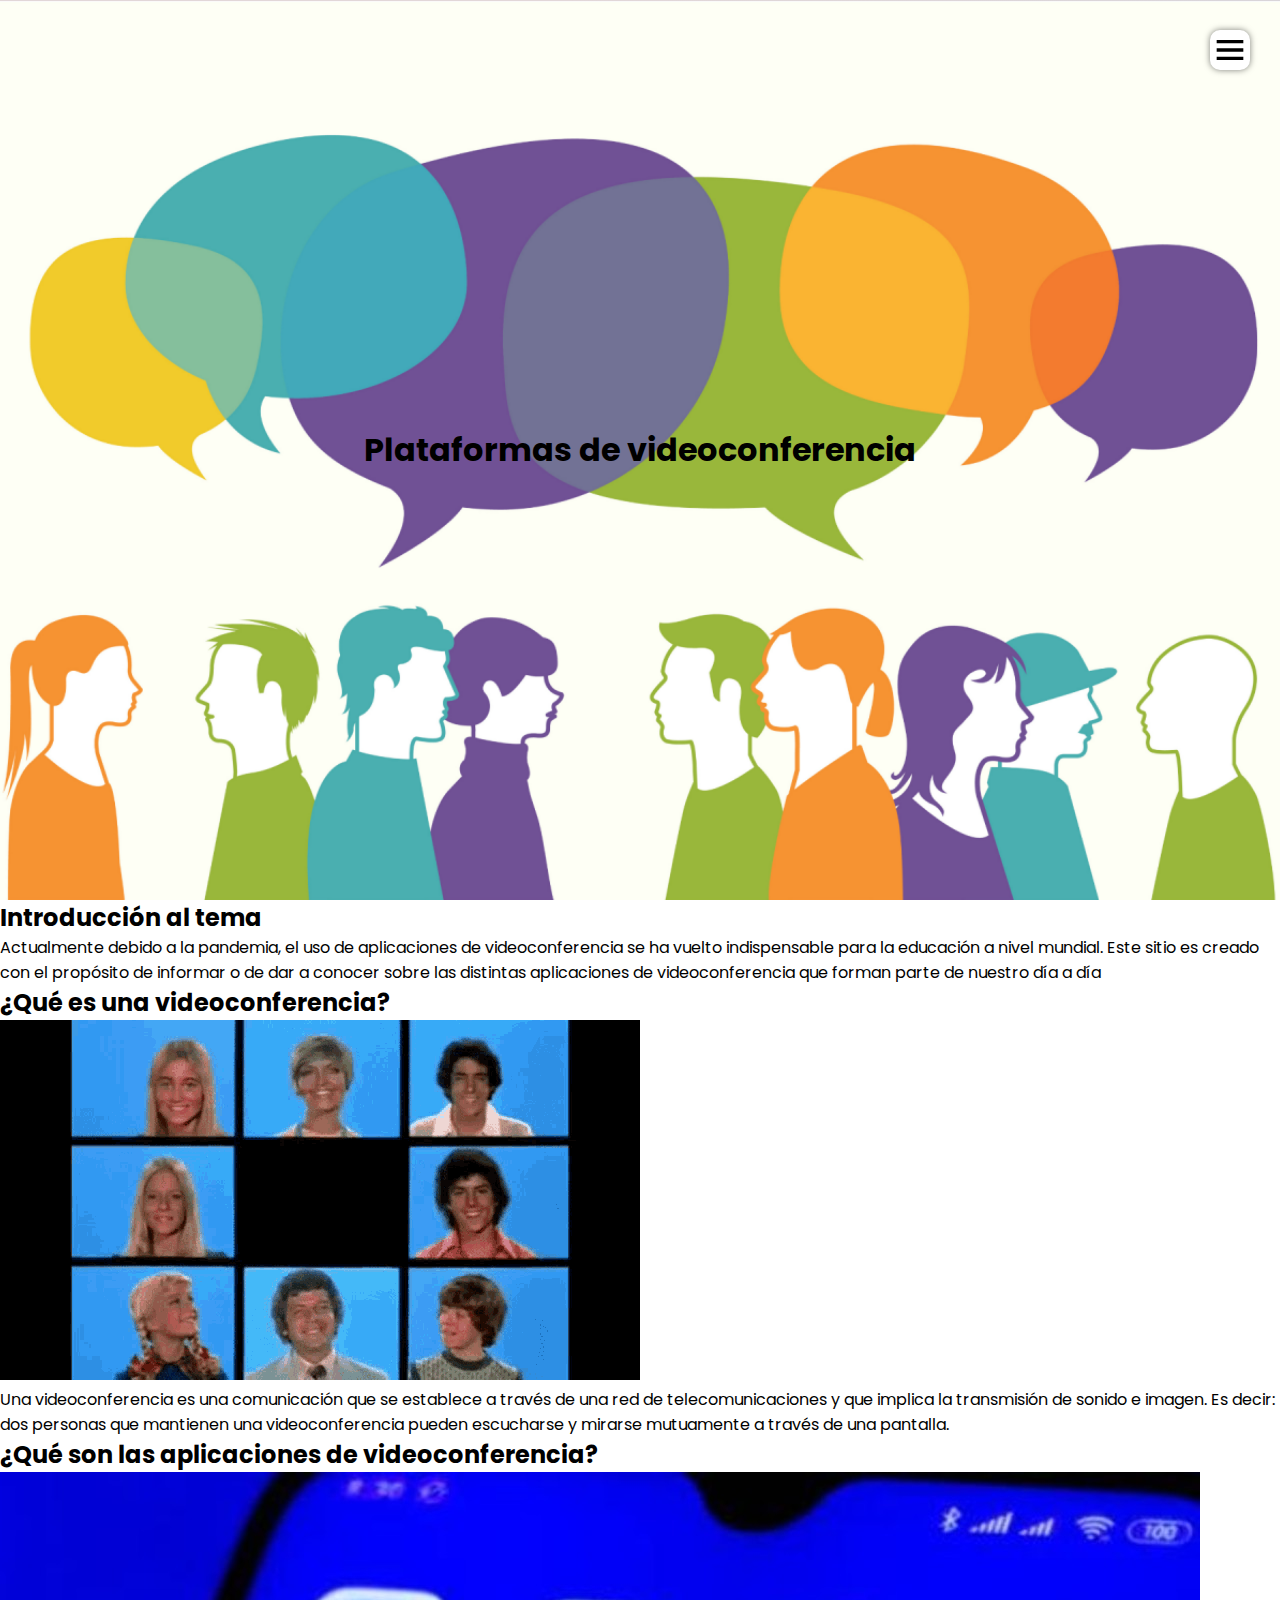
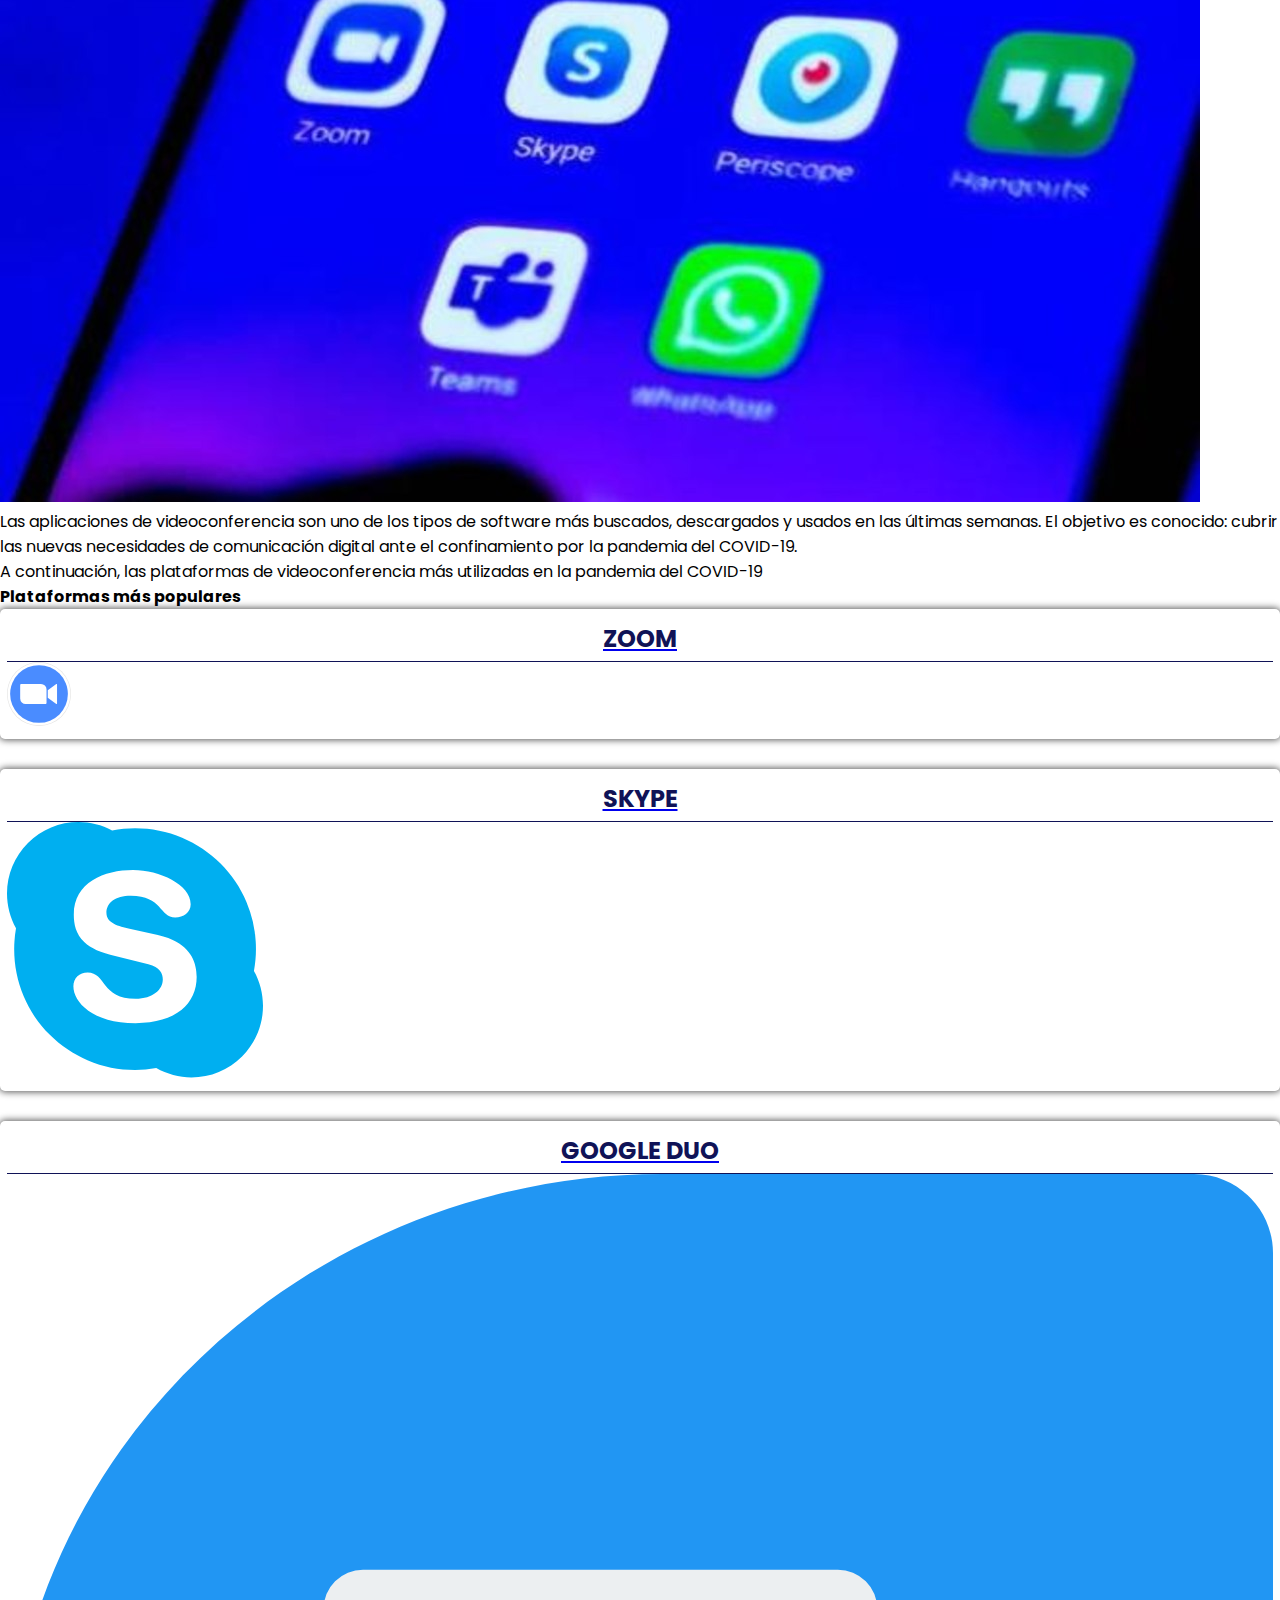
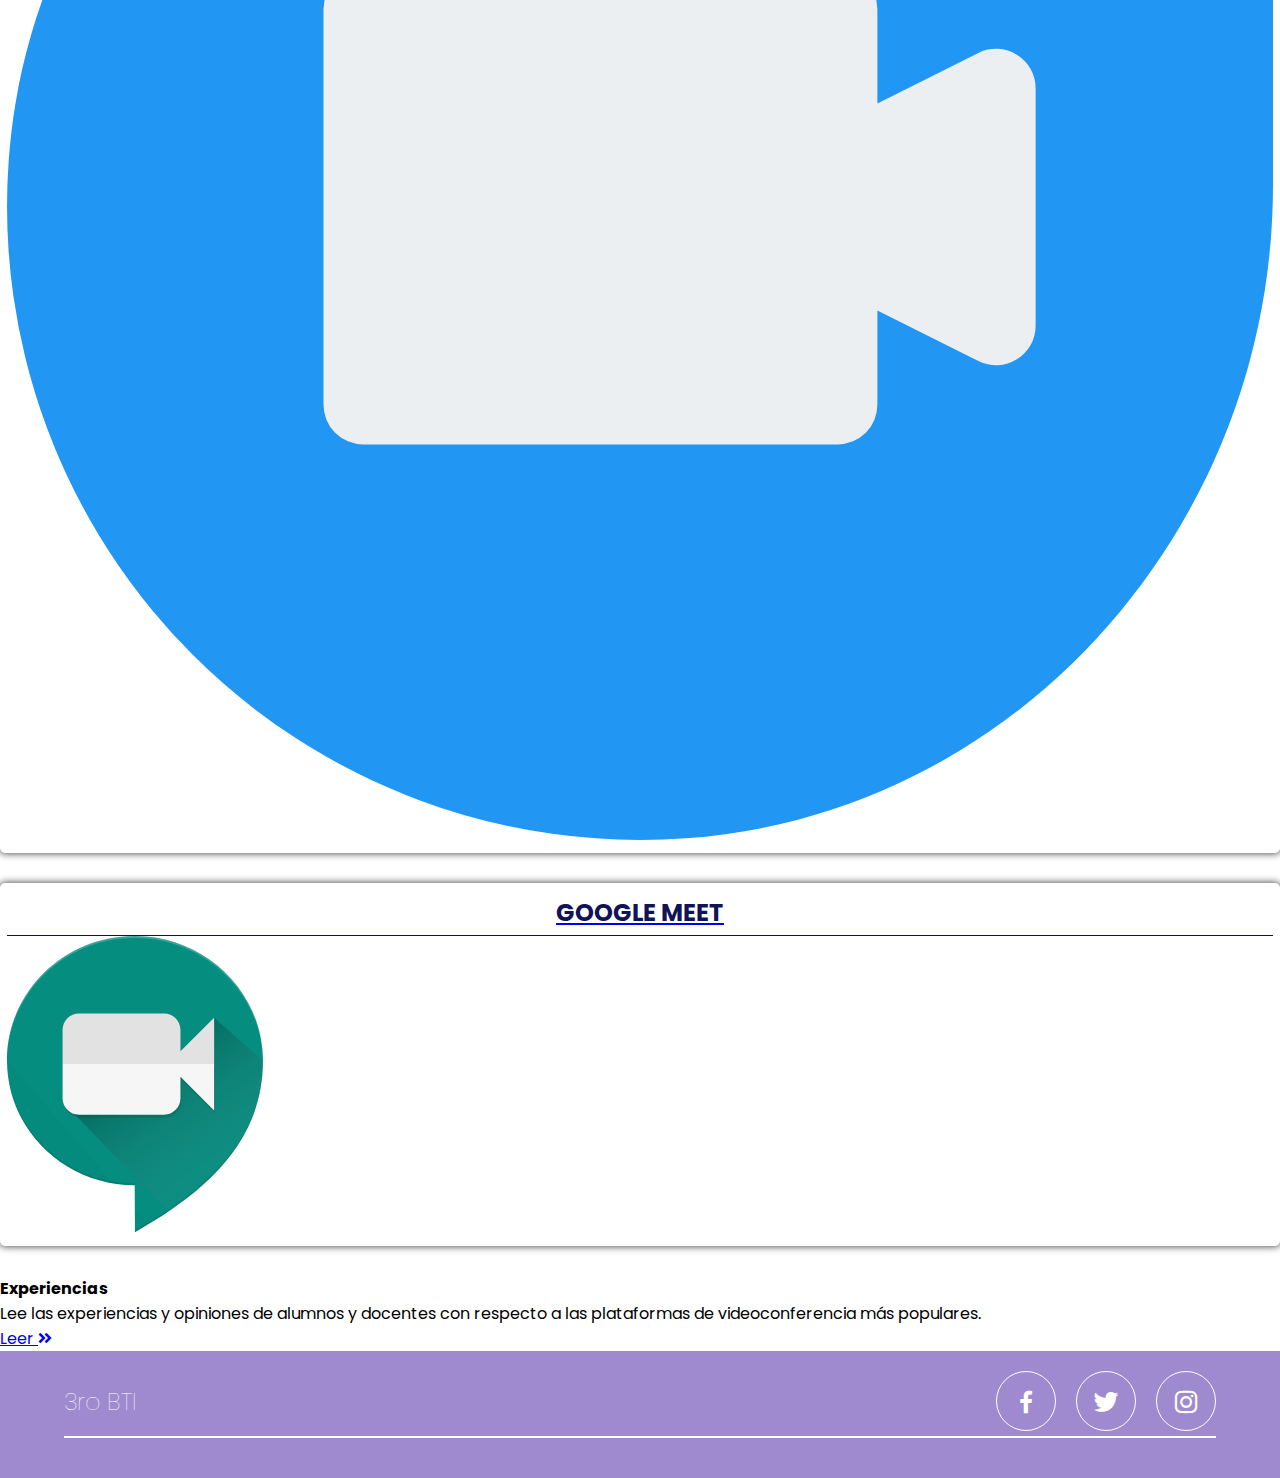
<file: index.html>
<!DOCTYPE html>
<html lang="en">
<head>
    <meta charset="UTF-8">
    <meta name="viewport" content="width=device-width, initial-scale=1.0">
    <title>Plataformas de videoconferencia</title>
    <link rel="shortcut icon" href="img/video-camera.png">

    <!-- CSS -->
    <link rel="stylesheet" href="./css/experiences-estilos.css">

    <!-- Font -->
    <link href="https://fonts.googleapis.com/css2?family=Open+Sans:wght@300;400;700&display=swap" rel="stylesheet">
    <link href="https://fonts.googleapis.com/css2?family=Poppins:wght@400;600;800&family=Roboto:wght@100&display=swap" rel="stylesheet">

    <!-- BOXICONS -->
    <link href='https://unpkg.com/boxicons@2.0.5/css/boxicons.min.css' rel='stylesheet'>

    <!-- FontAwesome -->
    <link rel="stylesheet" href="https://cdnjs.cloudflare.com/ajax/libs/font-awesome/5.13.0/css/all.min.css">
</head>
<body>
    <header class="header" id="inicio">
        <img src="img/hamburguesa.svg" class="hamburguer">
        <nav class="menu-navegacion">
            <a href="index.html">Inicio</a>
            <a href="contact.html">Contacto</a>
            <a href="gallery.html">Galería</a>
            <a href="zoom-site.html">Zoom</a>
            <a href="duo-site.html">Duo</a>
            <a href="skype-site.html">Skype</a>
            <a href="meet-site.html">Meet</a>
        </nav>
        <div class="contenedor head">
            <div class="blur">
                <h1 class="titulo">Plataformas de videoconferencia</h1>
                <p class="copy"></p>
            </div>
        </div>
    </header>
    <main>
        <div class="introduction">
            <h2 class="intro-title subtitulo">Introducción al tema</h2>
            <p>Actualmente debido a la pandemia, el uso de aplicaciones de videoconferencia se ha vuelto indispensable para la educación a nivel mundial. Este sitio es creado con el propósito de informar o de dar a conocer sobre las distintas aplicaciones de videoconferencia que forman parte de nuestro día a día</p>
            <h2 class="intro-title subtitulo">¿Qué es una videoconferencia?</h2>
            <img src="./img/gif.gif" alt="">
            <p>Una videoconferencia es una comunicación que se establece a través de una red de telecomunicaciones y que implica la transmisión de sonido e imagen. Es decir: dos personas que mantienen una videoconferencia pueden escucharse y mirarse mutuamente a través de una pantalla.</p>
            <h2 class="intro-title subtitulo">¿Qué son las aplicaciones de videoconferencia?</h2>
            <img src="./img/aplicaciones-videoconferencia.jpg" alt="">
            <p>Las aplicaciones de videoconferencia son uno de los tipos de software más buscados, descargados y usados en las últimas semanas. El objetivo es conocido: cubrir las nuevas necesidades de comunicación digital ante el confinamiento por la pandemia del COVID-19.</p>
            <p>A continuación, las plataformas de videoconferencia más utilizadas en la pandemia del COVID-19</p>
        </div>
        <div class="background1">
            <h4 class="subtitulo">Plataformas más populares</h4>
            <div class="container cards">
                <div class="card">
                    <a href="./zoom-site.html">
                        <h3>Zoom</h3>
                        <img src="img/zoom-icon.svg" alt="">
                    </a>
                </div>

                <div class="card">
                    <a href="skype-site.html">
                        <h3>Skype</h3>
                        <img src="img/skype-icon.svg" alt="">
                    </a>
                </div>

                <div class="card">
                    <a href="duo-site.html">
                        <h3>Google Duo</h3>
                        <img src="img/duo-icon.svg" alt="">
                    </a>
                </div>

                <div class="card">
                    <a href="meet-site.html">
                        <h3>Google Meet</h3>
                        <img src="img/meet-icon.svg" alt="">
                    </a>
                </div>
                
            </div>
            
        </div>

        <div class="experiences">
            <h4 class="subtitulo">Experiencias</h4>
            <p>Lee las experiencias y opiniones de alumnos y docentes con respecto a las plataformas de videoconferencia más populares.</p>
            <a href="experiences.html">
                <div class="btn">
                    Leer  <i class="fas fa-angle-double-right"></i>
                </div>
            </a>
        </div>
        
    </main>
    <footer id="footer">
        <div class="contenedor footer-content">
                <div class="contact-us">
                    <h2 class="brand">3ro BTI</h2>
                    <p></p>
                </div>
                <div class="social-media">
                    <a href="./" class="social-media-icon">
                        <i class='bx bxl-facebook'></i>
                    </a>
                    <a href="./" class="social-media-icon">
                        <i class='bx bxl-twitter' ></i>
                    </a>
                    <a href="./" class="social-media-icon">
                        <i class='bx bxl-instagram' ></i>
                    </a>
                </div>
        </div>
        <div class="line"></div>
    </footer>



    <script src="js/menu.js"></script>
    <!-- <script src="js/lightbox.js"></script> -->
</body>
</html>
</file>
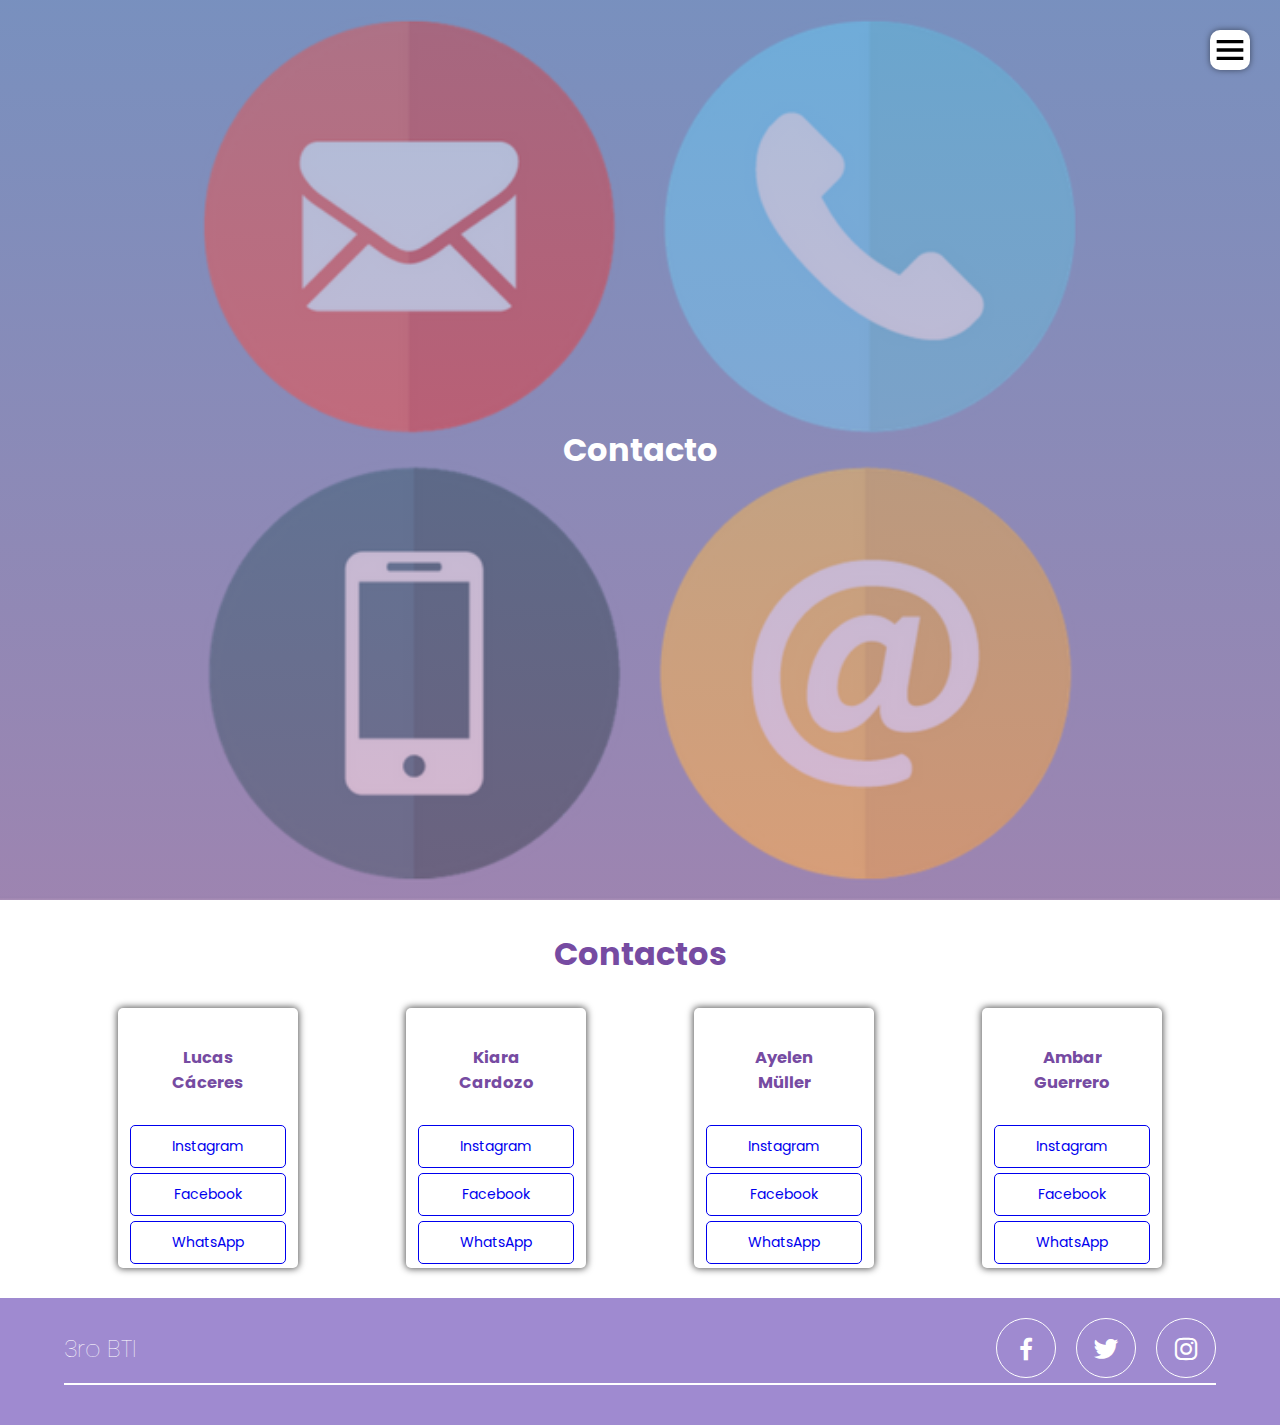
<file: contact.html>
<!DOCTYPE html>
<html lang="en">
<head>
    <meta charset="UTF-8">
    <meta name="viewport" content="width=device-width, initial-scale=1.0">
    <title>Contacto</title>
    <!-- Estilos -->
    <link rel="stylesheet" href="./css/contact-estilos.css">
    <!-- font -->
    <link href="https://fonts.googleapis.com/css2?family=Open+Sans:wght@300;400;700&display=swap" rel="stylesheet">
    <link href="https://fonts.googleapis.com/css2?family=Poppins:ital,wght@0,400;0,500;0,600;1,700&display=swap" rel="stylesheet">

    <!-- BOXICONS -->
    <link href='https://unpkg.com/boxicons@2.0.5/css/boxicons.min.css' rel='stylesheet'>
    <!-- FontAwesome -->
    <link rel="stylesheet" href="https://cdnjs.cloudflare.com/ajax/libs/font-awesome/5.13.0/css/all.min.css">
</head>
<body>
    <header class="header" id="inicio">
        <img src="img/hamburguesa.svg" alt="" class="hamburguer">
        <nav class="menu-navegacion">
            <a href="index.html">Inicio</a>
            <a href="contact.html">Contacto</a>
            <a href="gallery.html">Galería</a>
            <a href="zoom-site.html">Zoom</a>
            <a href="duo-site.html">Duo</a>
            <a href="skype-site.html">Skype</a>
            <a href="meet-site.html">Meet</a>
        </nav>
        <div class="contenedor head">
            <div class="blur">
                <h1 class="titulo">Contacto</h1>
                <p class="copy"></p>
            </div>
        </div>
    </header>
    <main>
        <h1 class="title">Contactos</h1>
        <div class="cards">
            <div class="card">
                <h3 class="title">Lucas Cáceres</h3>
                <a href="https://www.instagram.com/theoldspeeddemon/">
                    <div class="button ig">
                        <p>Instagram</p>
                    </div>
                </a>
                <a class="fb" href="https://www.facebook.com/luck.caceres/">
                    <div class="button fb">
                        <p>Facebook</p>
                    </div>
                </a>
                <a href="https://wa.me/%2B595972133231">
                    <div class="button wa">
                        <p>WhatsApp</p>
                    </div>
                </a>
            </div>

            <div class="card">
                <h3 class="title">Kiara Cardozo</h3>
                <a href="https://www.instagram.com/theoldspeeddemon/">
                    <div class="button ig">
                        <p>Instagram</p>
                    </div>
                </a>
                <a class="fb" href="https://www.facebook.com/luck.caceres/">
                    <div class="button fb">
                        <p>Facebook</p>
                    </div>
                </a>
                <a href="https://wa.me/%2B595972133231">
                    <div class="button wa">
                        <p>WhatsApp</p>
                    </div>
                </a>
            </div>

            <div class="card">
                <h3 class="title">Ayelen Müller</h3>
                <a href="https://www.instagram.com/theoldspeeddemon/">
                    <div class="button ig">
                        <p>Instagram</p>
                    </div>
                </a>
                <a class="fb" href="https://www.facebook.com/luck.caceres/">
                    <div class="button fb">
                        <p>Facebook</p>
                    </div>
                </a>
                <a href="https://wa.me/%2B595972133231">
                    <div class="button wa">
                        <p>WhatsApp</p>
                    </div>
                </a>
            </div>

            <div class="card">
                <h3 class="title">Ambar Guerrero</h3>
                <a href="https://www.instagram.com/theoldspeeddemon/">
                    <div class="button ig">
                        <p>Instagram</p>
                    </div>
                </a>
                <a class="fb" href="https://www.facebook.com/luck.caceres/">
                    <div class="button fb">
                        <p>Facebook</p>
                    </div>
                </a>
                <a href="https://wa.me/%2B595972133231">
                    <div class="button wa">
                        <p>WhatsApp</p>
                    </div>
                </a>
            </div>
        </div>
    </main>
    <footer id="footer">
        <div class="contenedor footer-content">
                <div class="contact-us">
                    <h2 class="brand">3ro BTI</h2>
                    <p></p>
                </div>
                <div class="social-media">
                    <a href="./" class="social-media-icon">
                        <i class='bx bxl-facebook'></i>
                    </a>
                    <a href="./" class="social-media-icon">
                        <i class='bx bxl-twitter' ></i>
                    </a>
                    <a href="./" class="social-media-icon">
                        <i class='bx bxl-instagram' ></i>
                    </a>
                </div>
        </div>
        <div class="line"></div>
    </footer>
    <script src="js/menu.js"></script>
    <script src="js/lightbox.js"></script>
</body>
</html>
</file>
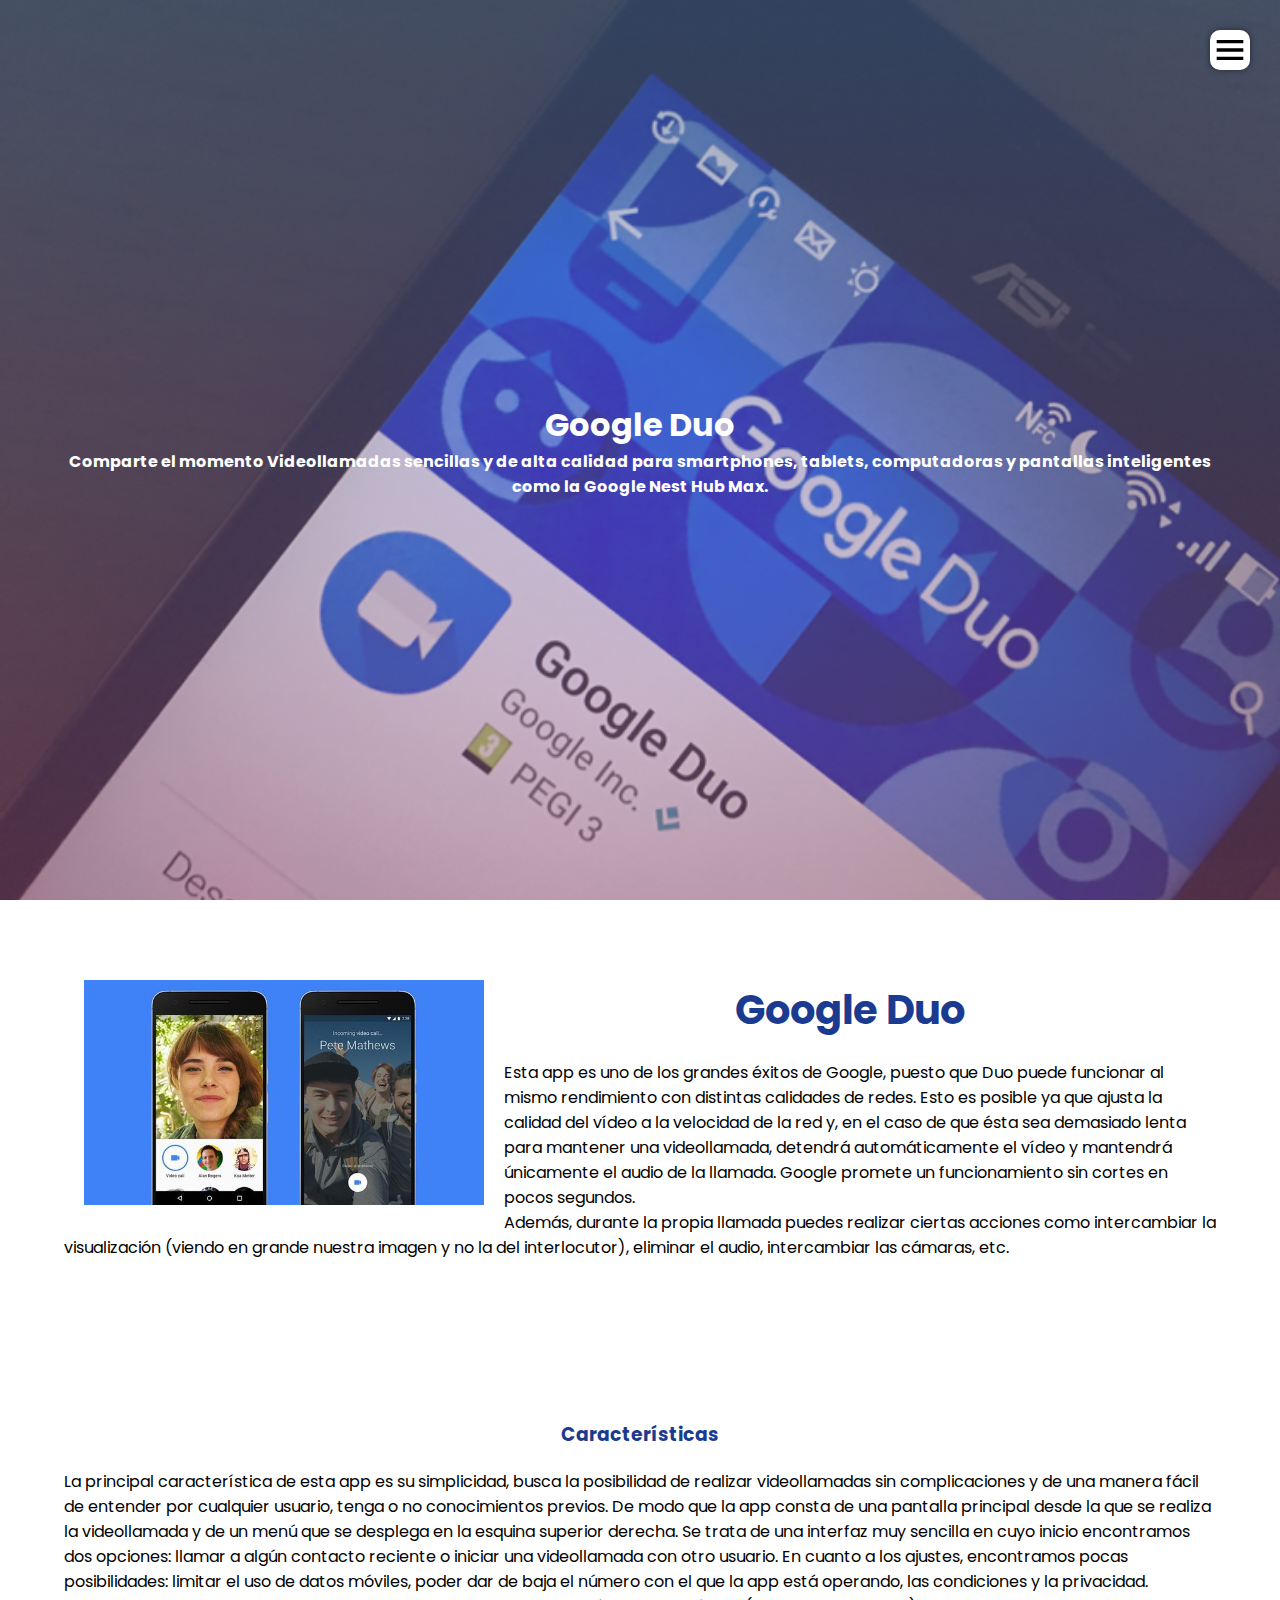
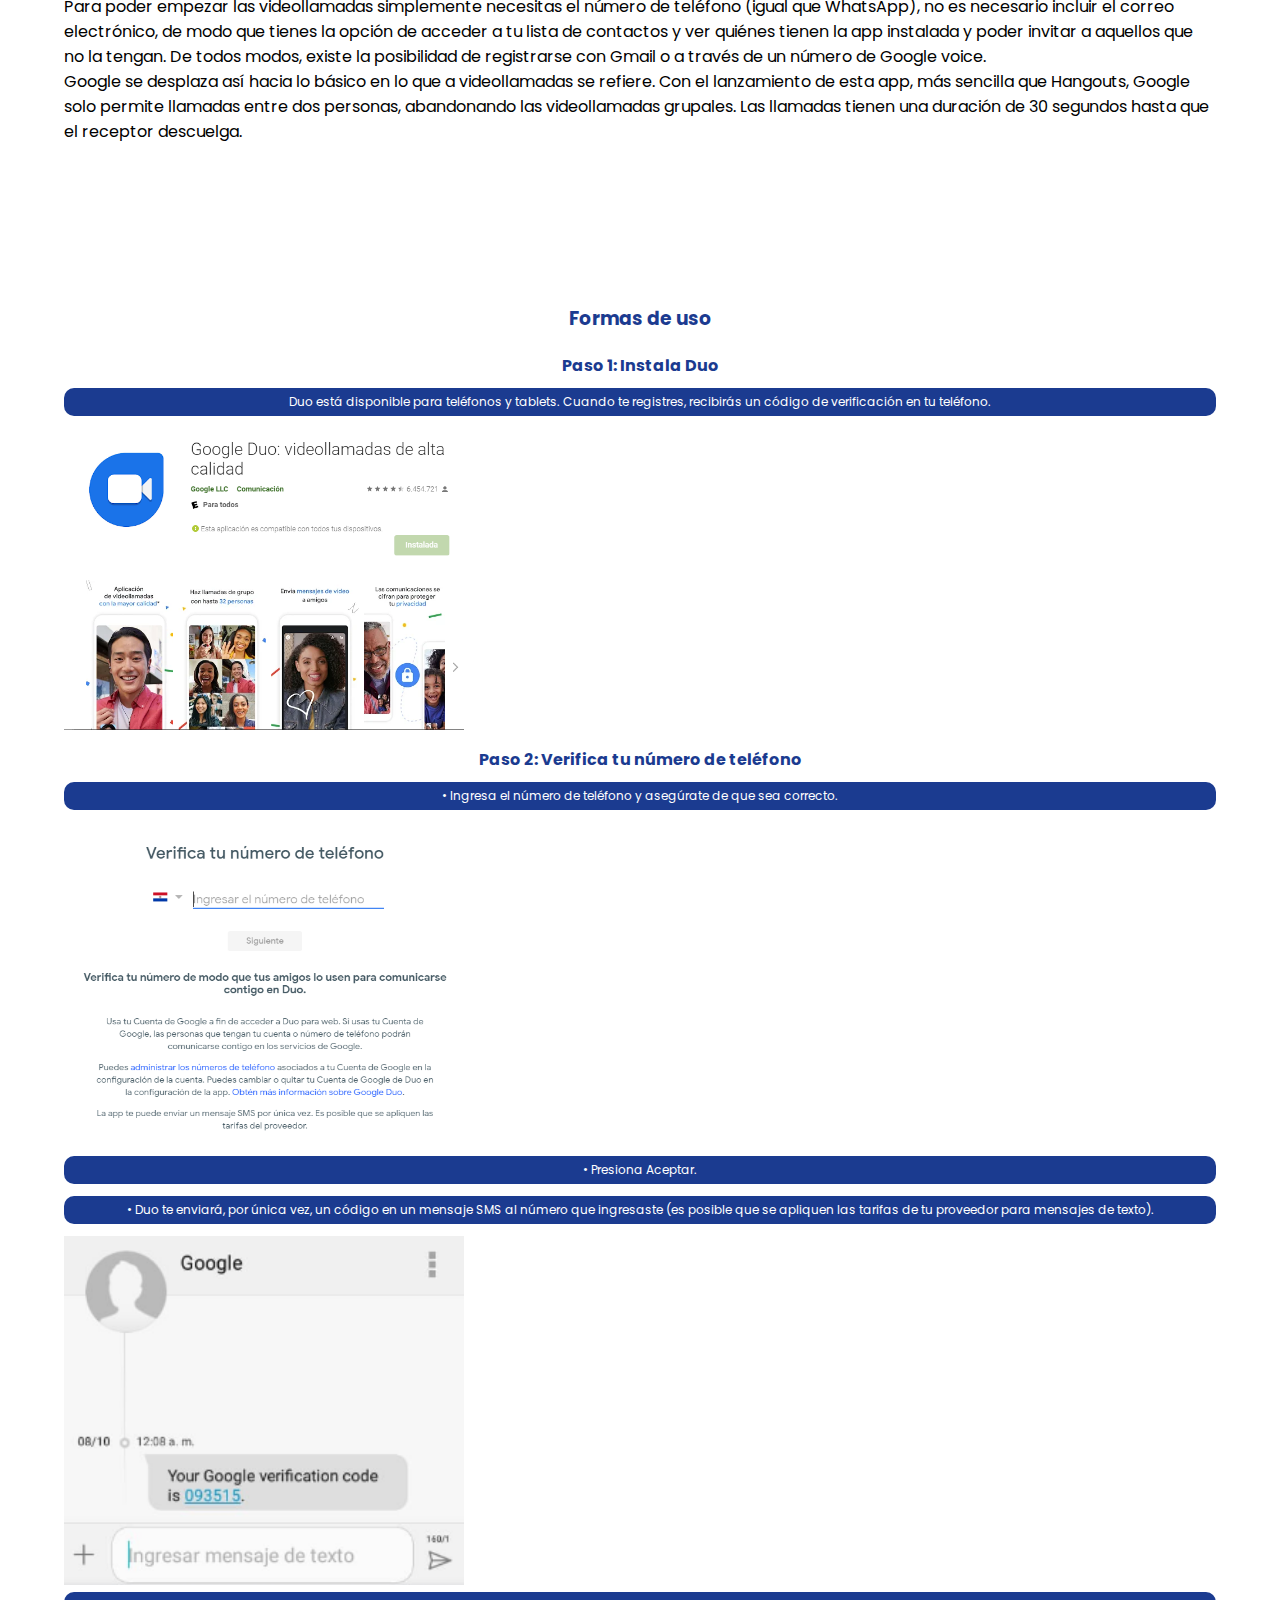
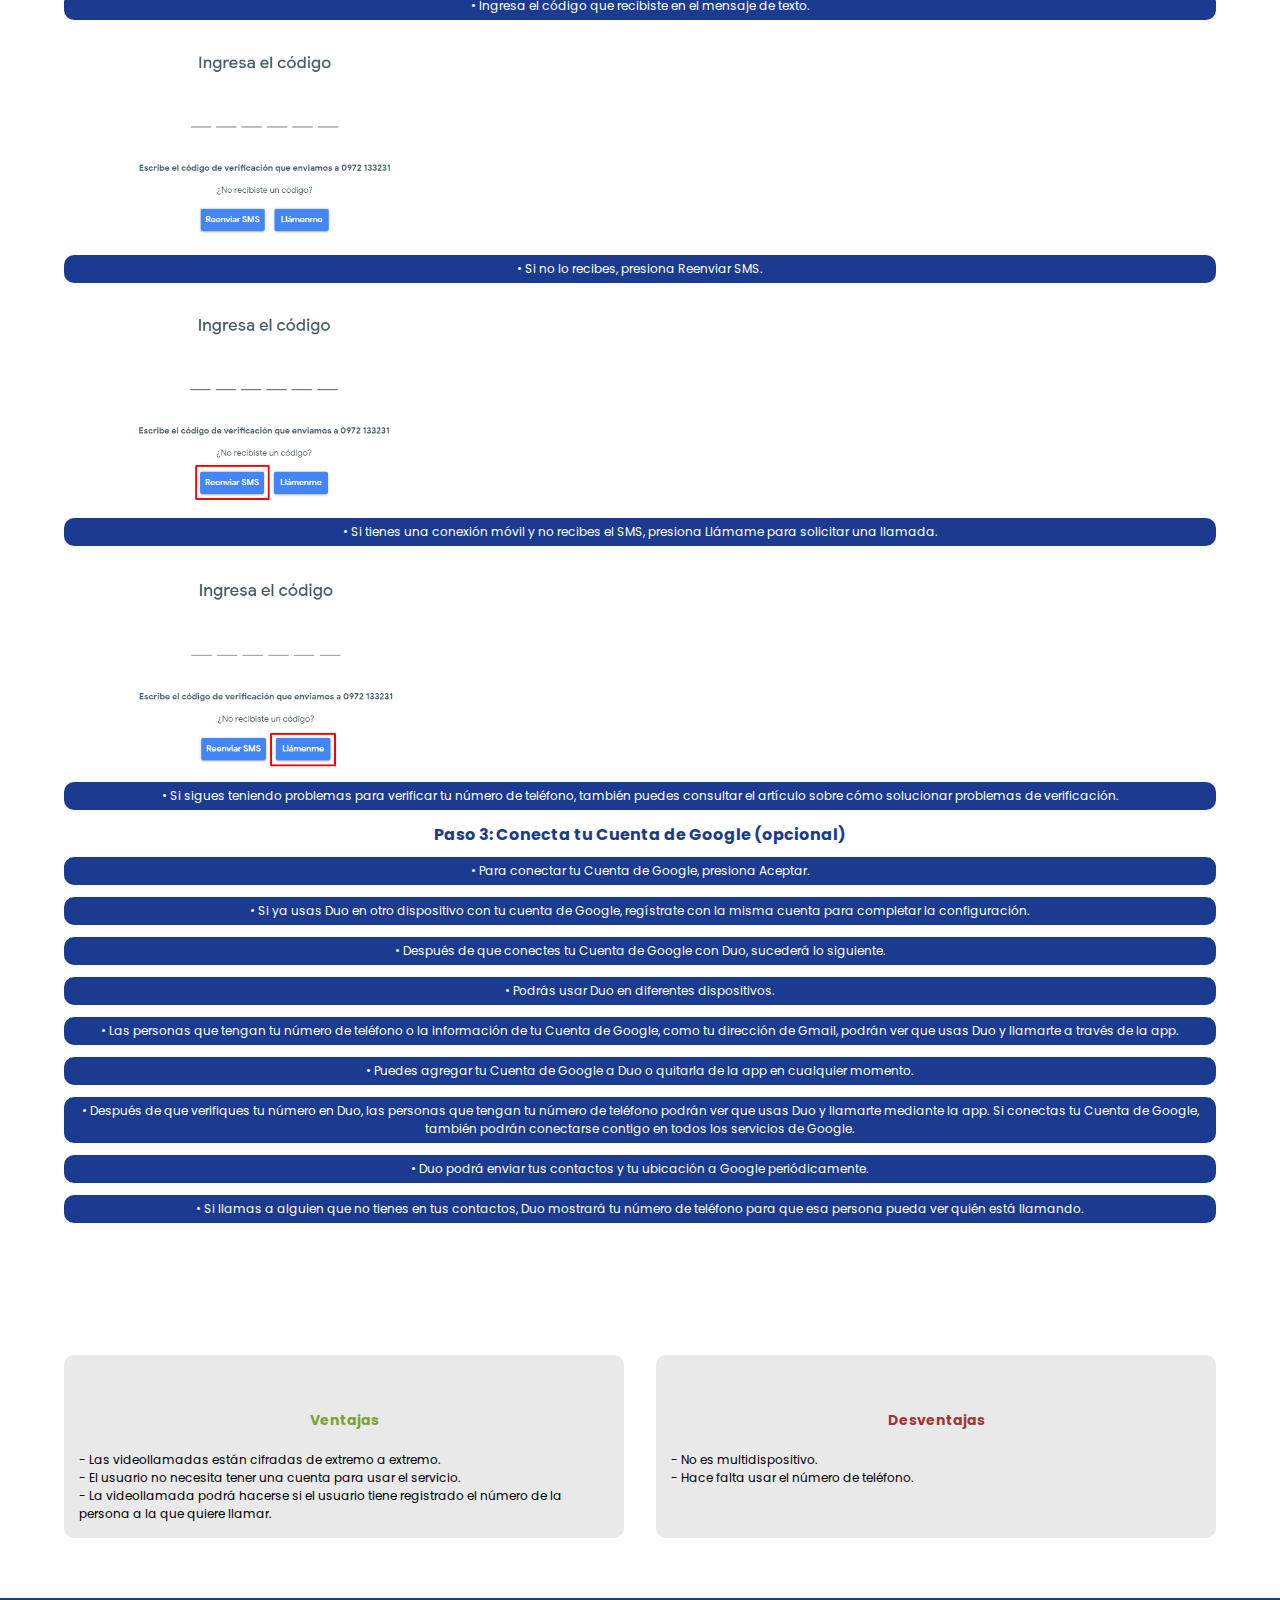
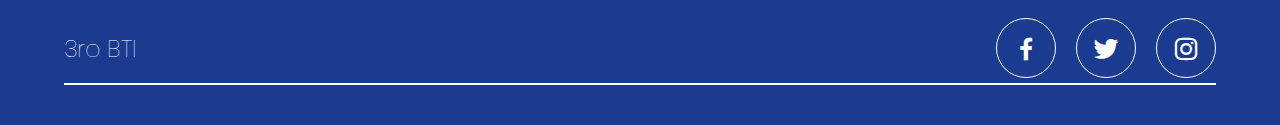
<file: duo-site.html>
<!DOCTYPE html>
<html lang="en">
<head>
    <meta charset="UTF-8">
    <meta name="viewport" content="width=device-width, initial-scale=1.0">
    <link rel="shorcut icon" href="img/duo-icon.svg">
    <!-- css -->
    <link rel="stylesheet" href="css/duo-estilos.css">
    <!-- Font -->
    <link href="https://fonts.googleapis.com/css2?family=Open+Sans:wght@300;400;700&display=swap" rel="stylesheet">
    <link href="https://fonts.googleapis.com/css2?family=Poppins:ital,wght@0,400;0,500;0,600;1,700&display=swap" rel="stylesheet">

    <!-- BOXICONS -->
    <link href='https://unpkg.com/boxicons@2.0.5/css/boxicons.min.css' rel='stylesheet'>
    <!-- FontAwesome -->
    <link rel="stylesheet" href="https://cdnjs.cloudflare.com/ajax/libs/font-awesome/5.13.0/css/all.min.css">
    <title>Google Duo</title>
</head>
<body>
    <header class="header" id="inicio">
        <img src="img/hamburguesa.svg" alt="" class="hamburguer">
        <nav class="menu-navegacion">
            <a href="index.html">Inicio</a>
            <a href="contact.html">Contacto</a>
            <a href="gallery.html">Galería</a>
            <a href="zoom-site.html">Zoom</a>
            <a href="duo-site.html">Duo</a>
            <a href="skype-site.html">Skype</a>
            <a href="meet-site.html">Meet</a>
        </nav>
        <div class="contenedor head">
            <div class="blur">
                <h1 class="titulo">Google Duo</h1>
                <p class="copy">Comparte el momento
                    Videollamadas sencillas y de alta calidad para smartphones, tablets, computadoras y pantallas inteligentes como la Google Nest Hub Max.</p>
            </div>
        </div>
    </header>
    <main>
        <div class="contenedor info">
            <img src="img/duo1.jpg" id="duo1">
            <h1 class="title">Google Duo</h1>
            <p>Esta app es uno de los grandes éxitos de Google, puesto que Duo puede funcionar al mismo rendimiento con distintas calidades de redes. Esto es posible ya que ajusta la calidad del vídeo a la velocidad de la red y, en el caso de que ésta sea demasiado lenta para mantener una videollamada, detendrá automáticamente el vídeo y mantendrá únicamente el audio de la llamada. Google promete un funcionamiento sin cortes en pocos segundos.</p>
            <p>Además, durante la propia llamada puedes realizar ciertas acciones como intercambiar la visualización (viendo en grande nuestra imagen y no la del interlocutor), eliminar el audio, intercambiar las cámaras, etc.</p>
        </div>
        <div class="contenedor caracteristicas">
            <h3>Características</h3>
            <p>La principal característica de esta app es su simplicidad, busca la posibilidad de realizar videollamadas sin complicaciones y de una manera fácil de entender por cualquier usuario, tenga o no conocimientos previos. De modo que la app consta de una pantalla principal desde la que se realiza la videollamada y de un menú que se desplega en la esquina superior derecha. Se trata de una interfaz muy sencilla en cuyo inicio encontramos dos opciones: llamar a algún contacto reciente o iniciar una videollamada con otro usuario. En cuanto a los ajustes, encontramos pocas posibilidades: limitar el uso de datos móviles, poder dar de baja el número con el que la app está operando, las condiciones y la privacidad.</p>
            <p>Para poder empezar las videollamadas simplemente necesitas el número de teléfono (igual que WhatsApp), no es necesario incluir el correo electrónico, de modo que tienes la opción de acceder a tu lista de contactos y ver quiénes tienen la app instalada y poder invitar a aquellos que no la tengan. De todos modos, existe la posibilidad de registrarse con Gmail o a través de un número de Google voice.</p>
            <p>Google se desplaza así hacia lo básico en lo que a videollamadas se refiere. Con el lanzamiento de esta app, más sencilla que Hangouts, Google solo permite llamadas entre dos personas, abandonando las videollamadas grupales. Las llamadas tienen una duración de 30 segundos hasta que el receptor descuelga.</p>
        </div>
        <div class="contenedor como-usar">
            <h3>Formas de uso</h3>
            <h4>Paso 1: Instala Duo</h4>
            <p>Duo está disponible para teléfonos y tablets. Cuando te registres, recibirás un código de verificación en tu teléfono. </p>
            <img src="img/duot1.png" alt="">
            <h4>Paso 2: Verifica tu número de teléfono</h4>
                <p>•	Ingresa el número de teléfono y asegúrate de que sea correcto.</p>
                <img src="img/duot2.png" alt="">
                <p>•	Presiona Aceptar.</p>
                <p>•	Duo te enviará, por única vez, un código en un mensaje SMS al número que ingresaste (es posible que se apliquen las tarifas de tu proveedor para mensajes de texto).</p>

                <img src="img/duot3.png" alt="">
                <p>•	Ingresa el código que recibiste en el mensaje de texto.</p>

                <img src="img/duot4.png" alt="">
                <p>•	Si no lo recibes, presiona Reenviar SMS.</p>
                <img src="img/duot5.png">

                <p>•	Si tienes una conexión móvil y no recibes el SMS, presiona Llámame para solicitar una llamada.</p>
                <img src="img/duot6.png" alt="">

                <p>•	Si sigues teniendo problemas para verificar tu número de teléfono, también puedes consultar el artículo sobre cómo solucionar problemas de verificación.</p>
            <h4>Paso 3: Conecta tu Cuenta de Google (opcional)</h4>
            <ul>
                <p>•	Para conectar tu Cuenta de Google, presiona Aceptar.</p>
                <p>•	Si ya usas Duo en otro dispositivo con tu cuenta de Google, regístrate con la misma cuenta para completar la configuración.</p>
                <p>•	Después de que conectes tu Cuenta de Google con Duo, sucederá lo siguiente.</p>
                <p>•	Podrás usar Duo en diferentes dispositivos.</p>
                <p>•	Las personas que tengan tu número de teléfono o la información de tu Cuenta de Google, como tu dirección de Gmail, podrán ver que usas Duo y llamarte a través de la app.</p>
                <p>•	Puedes agregar tu Cuenta de Google a Duo o quitarla de la app en cualquier momento.</p>
                <p>•	Después de que verifiques tu número en Duo, las personas que tengan tu número de teléfono podrán ver que usas Duo y llamarte mediante la app. Si conectas tu Cuenta de Google, también podrán conectarse contigo en todos los servicios de Google.</p>
                <p>•	Duo podrá enviar tus contactos y tu ubicación a Google periódicamente.</p>
                <p>•	Si llamas a alguien que no tienes en tus contactos, Duo mostrará tu número de teléfono para que esa persona pueda ver quién está llamando.</p>
            </ul>
        </div>
        <div class="contenedor ventajas-desventajas">
            <div class="ventajas">
                <h3 id="ventajas">Ventajas</h3>
                <p>- Las videollamadas están cifradas de extremo a extremo.</p>
                <p>- El usuario no necesita tener una cuenta para usar el servicio.  </p>
                <p>- La videollamada podrá hacerse si el usuario tiene registrado el número de la persona a la que quiere llamar.</p>
            </div>
            <div class="desventajas">
                <h3 id="desventajas"> Desventajas</h3>
                <p>- No es multidispositivo.</p>
                <p>- Hace falta usar el número de teléfono.</p>
            </div>
            
        </div>
    </main>

    <footer id="footer">
        <div class="contenedor footer-content">
                <div class="contact-us">
                    <h2 class="brand">3ro BTI</h2>
                    <p></p>
                </div>
                <div class="social-media">
                    <a href="./" class="social-media-icon">
                        <i class='bx bxl-facebook'></i>
                    </a>
                    <a href="./" class="social-media-icon">
                        <i class='bx bxl-twitter' ></i>
                    </a>
                    <a href="./" class="social-media-icon">
                        <i class='bx bxl-instagram' ></i>
                    </a>
                </div>
        </div>
        <div class="line"></div>
    </footer>
    
    <script src="js/menu.js"></script>
    <script src="js/lightbox.js"></script>
</body>
</html>
</file>
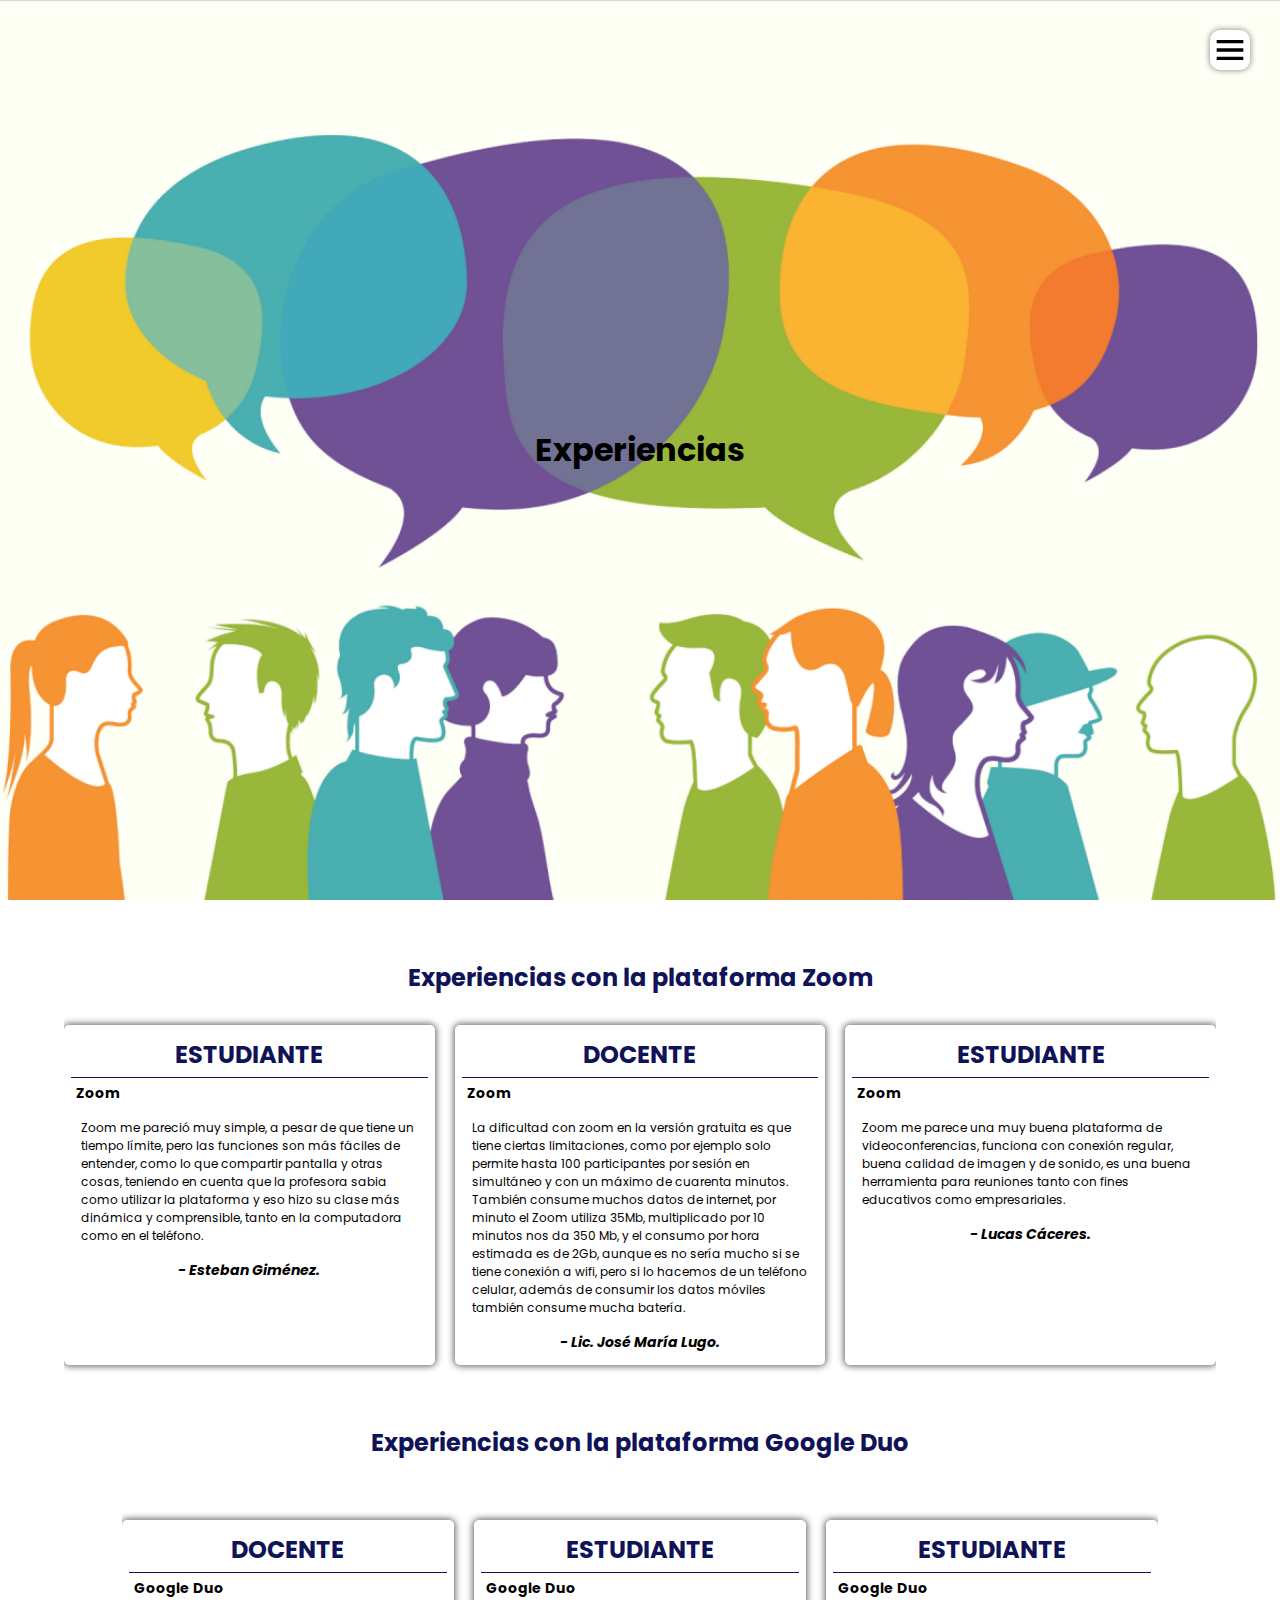
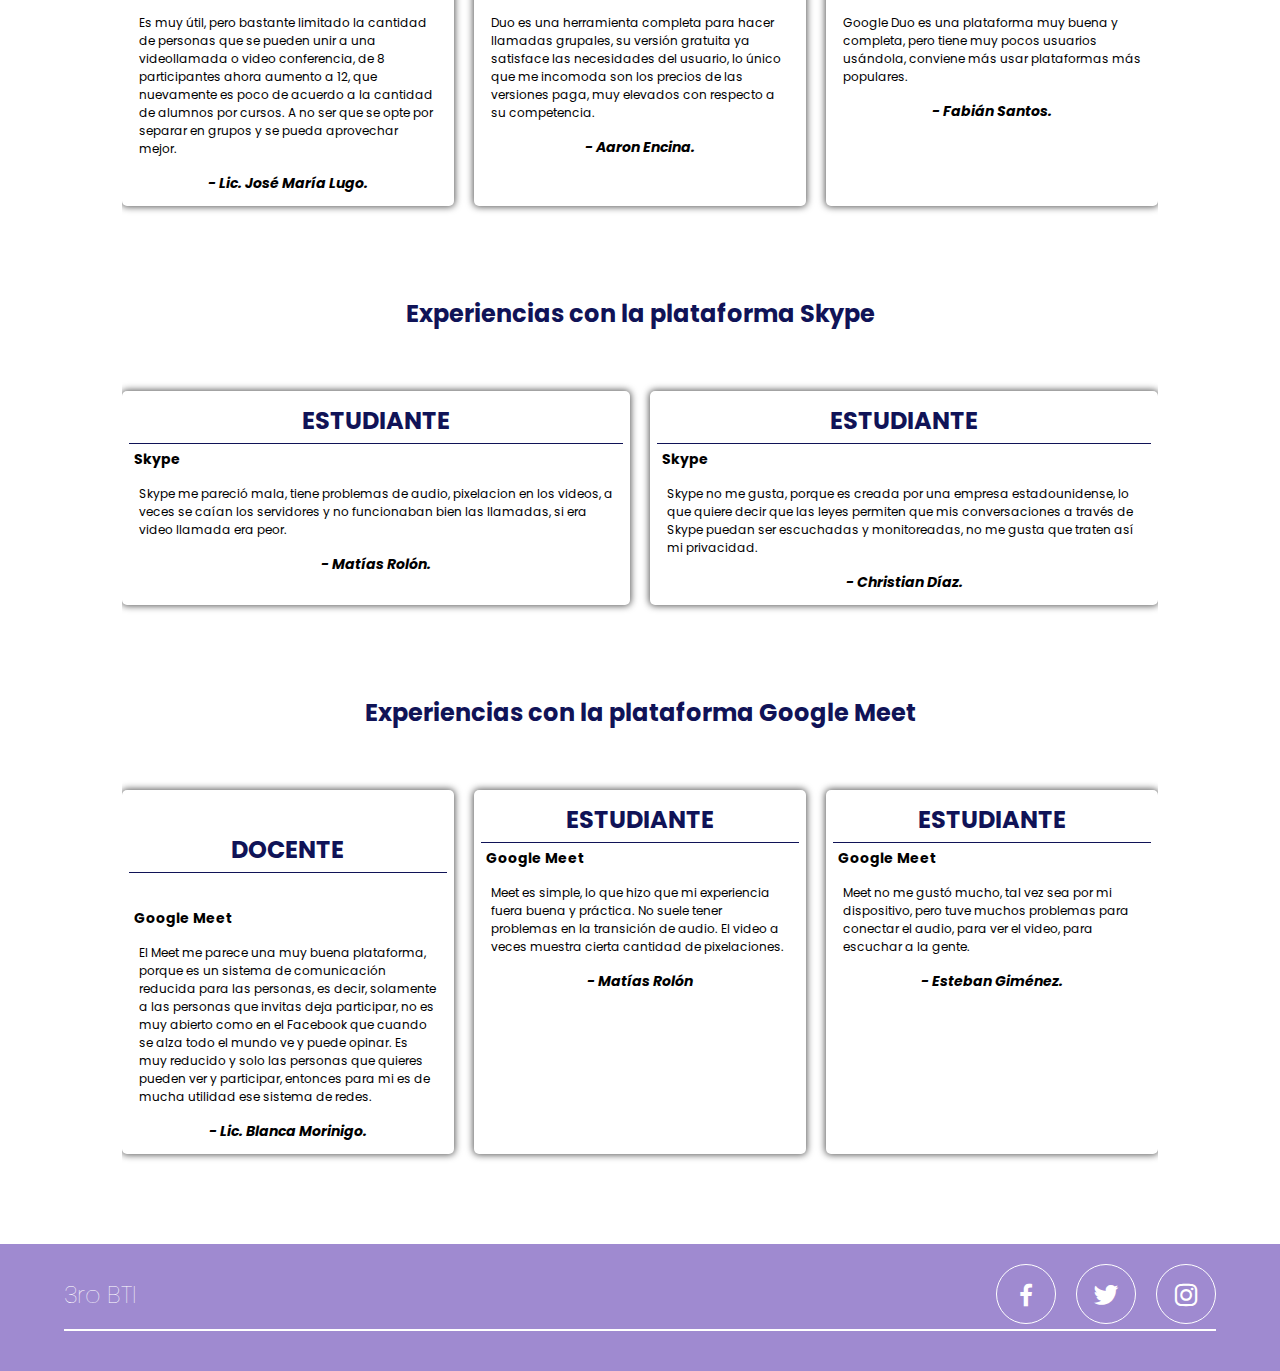
<file: experiences.html>
<!DOCTYPE html>
<html lang="en">
<head>
    <meta charset="UTF-8">
    <meta name="viewport" content="width=device-width, initial-scale=1.0">
    <title>Experiencias</title>
    <!-- Estilos -->
    <link rel="stylesheet" href="css/experiences-estilos.css">
    <!-- font -->
    <link href="https://fonts.googleapis.com/css2?family=Open+Sans:wght@300;400;700&display=swap" rel="stylesheet">
    <link href="https://fonts.googleapis.com/css2?family=Poppins:ital,wght@0,400;0,500;0,600;1,700&display=swap" rel="stylesheet">
    <!-- BOXICONS -->
    <link href='https://unpkg.com/boxicons@2.0.5/css/boxicons.min.css' rel='stylesheet'>
    <!-- FontAwesome -->
    <link rel="stylesheet" href="https://cdnjs.cloudflare.com/ajax/libs/font-awesome/5.13.0/css/all.min.css">
</head>
<body>
    <header class="header" id="inicio">
        <img src="img/hamburguesa.svg" alt="" class="hamburguer">
        <nav class="menu-navegacion">
            <a href="index.html">Inicio</a>
            <a href="contact.html">Contacto</a>
            <a href="gallery.html">Galería</a>
            <a href="zoom-site.html">Zoom</a>
            <a href="duo-site.html">Duo</a>
            <a href="skype-site.html">Skype</a>
            <a href="meet-site.html">Meet</a>
        </nav>
        <div class="contenedor head">
            <div class="blur">
                <h1 class="titulo">Experiencias</h1>
            </div>
        </div>
    </header>

    <main>
        <div class="contenedor cards">
            <h3 class="title">Experiencias con la plataforma Zoom</h3>
            <div class="zoom">
                <div class="card">
                    <h3>Estudiante</h3>
                    <h4>Zoom</h4>
                    <p>	Zoom me pareció muy simple, a pesar de que tiene un tiempo límite, pero las funciones son más fáciles de entender, como lo que compartir pantalla y otras cosas, teniendo en cuenta que la profesora sabia como utilizar la plataforma y eso hizo su clase más dinámica y comprensible, tanto en la computadora como en el teléfono.</p>
                    <h4 class="name">- Esteban Giménez.</h4>
                </div>
                
                <div class="card">
                    <h3>Docente</h3>
                    <h4>Zoom</h4>
                    <p>La dificultad con zoom en la versión gratuita es que tiene ciertas limitaciones, como por ejemplo solo permite hasta 100 participantes por sesión en simultáneo y con un máximo de cuarenta minutos.
                    También consume muchos datos de internet, por minuto el Zoom utiliza 35Mb, multiplicado por 10 minutos nos da 350 Mb, y el consumo por hora estimada es de 2Gb, aunque es no sería mucho si se tiene conexión a wifi, pero si lo hacemos de un teléfono celular, además de consumir los datos móviles también consume mucha batería.
                        </p>
                    <h4 class="name">- Lic. José María Lugo.</h4>
                </div>
                <div class="card">
                    <h3>Estudiante</h3>
                    <h4>Zoom</h4>
                    <p>Zoom me parece una muy buena plataforma de videoconferencias, funciona con conexión regular, buena calidad de imagen y de sonido, es una buena herramienta para reuniones tanto con fines educativos como empresariales.
                        </p>
                    <h4 class="name">- Lucas Cáceres.</h4>
                </div>
            </div>
            <h3 class="title">Experiencias con la plataforma Google Duo</h3>
            <div class=" contenedor duo">
                
                <div class="card">
                    <h3>Docente</h3>
                    <h4>Google Duo</h4>
                    <p>	Es muy útil, pero bastante limitado la cantidad de personas que se pueden unir  a una videollamada o video conferencia, de 8 participantes ahora aumento a 12, que nuevamente es poco de acuerdo a la cantidad de alumnos por cursos. A no ser que se opte por separar en grupos y se pueda aprovechar mejor.</p>
                    <h4 class="name">- Lic. José María Lugo.	</h4>
                </div>
                
                <div class="card">
                    <h3>Estudiante</h3>
                    <h4>Google Duo</h4>
                    <p>	Duo es una herramienta completa para hacer llamadas grupales, su versión gratuita ya satisface las necesidades del usuario, lo único que me incomoda son los precios de las versiones paga, muy elevados con respecto a su competencia.</p>
                    <h4 class="name">- Aaron Encina.</h4>
                </div>
                
                <div class="card">
                    <h3>Estudiante</h3>
                    <h4>Google Duo</h4>
                    <p>Google Duo es una plataforma muy buena y completa, pero tiene muy pocos usuarios usándola, conviene más usar plataformas más populares.</p>
                    <h4 class="name">- Fabián Santos.</h4>
                </div>
                    
            </div>
            <h3 class="title">Experiencias con la plataforma Skype</h3>
            <div class="contenedor skype">
                
                <div class="card">
                    <h3>Estudiante</h3>
                    <h4>Skype</h4>
                    <p>	Skype me pareció mala, tiene problemas de audio, pixelacion en los videos, a veces se caían los servidores y  no funcionaban bien las llamadas, si era video llamada era peor.</p>
                    <h4 class="name">- Matías Rolón.	</h4>
                </div>
                
                <div class="card">
                    <h3>Estudiante</h3>
                    <h4>Skype</h4>
                    <p>	Skype no me gusta, porque es creada por una empresa estadounidense, lo que quiere decir que las leyes permiten que mis conversaciones a través de Skype puedan ser escuchadas y monitoreadas, no me gusta que traten así mi privacidad.</p>
                    <h4 class="name">- Christian Díaz.	</h4>
                </div>
            </div>
            <h3 class="title">Experiencias con la plataforma Google Meet</h3>
            <div class="contenedor meet">
                <div class="card">
                    <h3 class="title">Docente</h3>
                    <h4>Google Meet</h4>
                    <p>El Meet me parece una muy buena plataforma, porque es un sistema de comunicación  reducida para las personas, es decir, solamente a las personas que invitas deja participar, no es muy abierto como en el Facebook que cuando se alza todo el mundo ve y puede opinar. Es muy reducido y solo las personas que quieres pueden ver y participar, entonces para mi es de mucha utilidad ese sistema de redes.</p>
                    <h4 class="name">- Lic. Blanca Morinigo.</h4>
                </div>
                
                <div class="card">
                    <h3>Estudiante</h3>
                    <h4>Google Meet</h4>
                    <p>Meet es simple, lo que hizo que mi experiencia fuera buena y práctica. No suele tener problemas en la transición de audio. El video a veces muestra cierta cantidad de pixelaciones.</p>
                    <h4 class="name">- Matías Rolón</h4>
                </div>
                
                <div class="card">
                    <h3>Estudiante</h3>
                    <h4>Google Meet</h4>
                    <p>Meet no me gustó mucho, tal vez sea por mi dispositivo, pero tuve muchos problemas para conectar el audio, para ver el video, para escuchar a la gente.</p>
                    <h4 class="name">- Esteban Giménez.</h4>
                </div>
            </div>
        </div>
        
    
    </main>

    <footer id="footer">
        <div class="contenedor footer-content">
                <div class="contact-us">
                    <h2 class="brand">3ro BTI</h2>
                    <p></p>
                </div>
                <div class="social-media">
                    <a href="./" class="social-media-icon">
                        <i class='bx bxl-facebook'></i>
                    </a>
                    <a href="./" class="social-media-icon">
                        <i class='bx bxl-twitter' ></i>
                    </a>
                    <a href="./" class="social-media-icon">
                        <i class='bx bxl-instagram' ></i>
                    </a>
                </div>
        </div>
        <div class="line"></div>
    </footer>
    <script src="js/menu.js"></script>
</body>
</html>
</file>
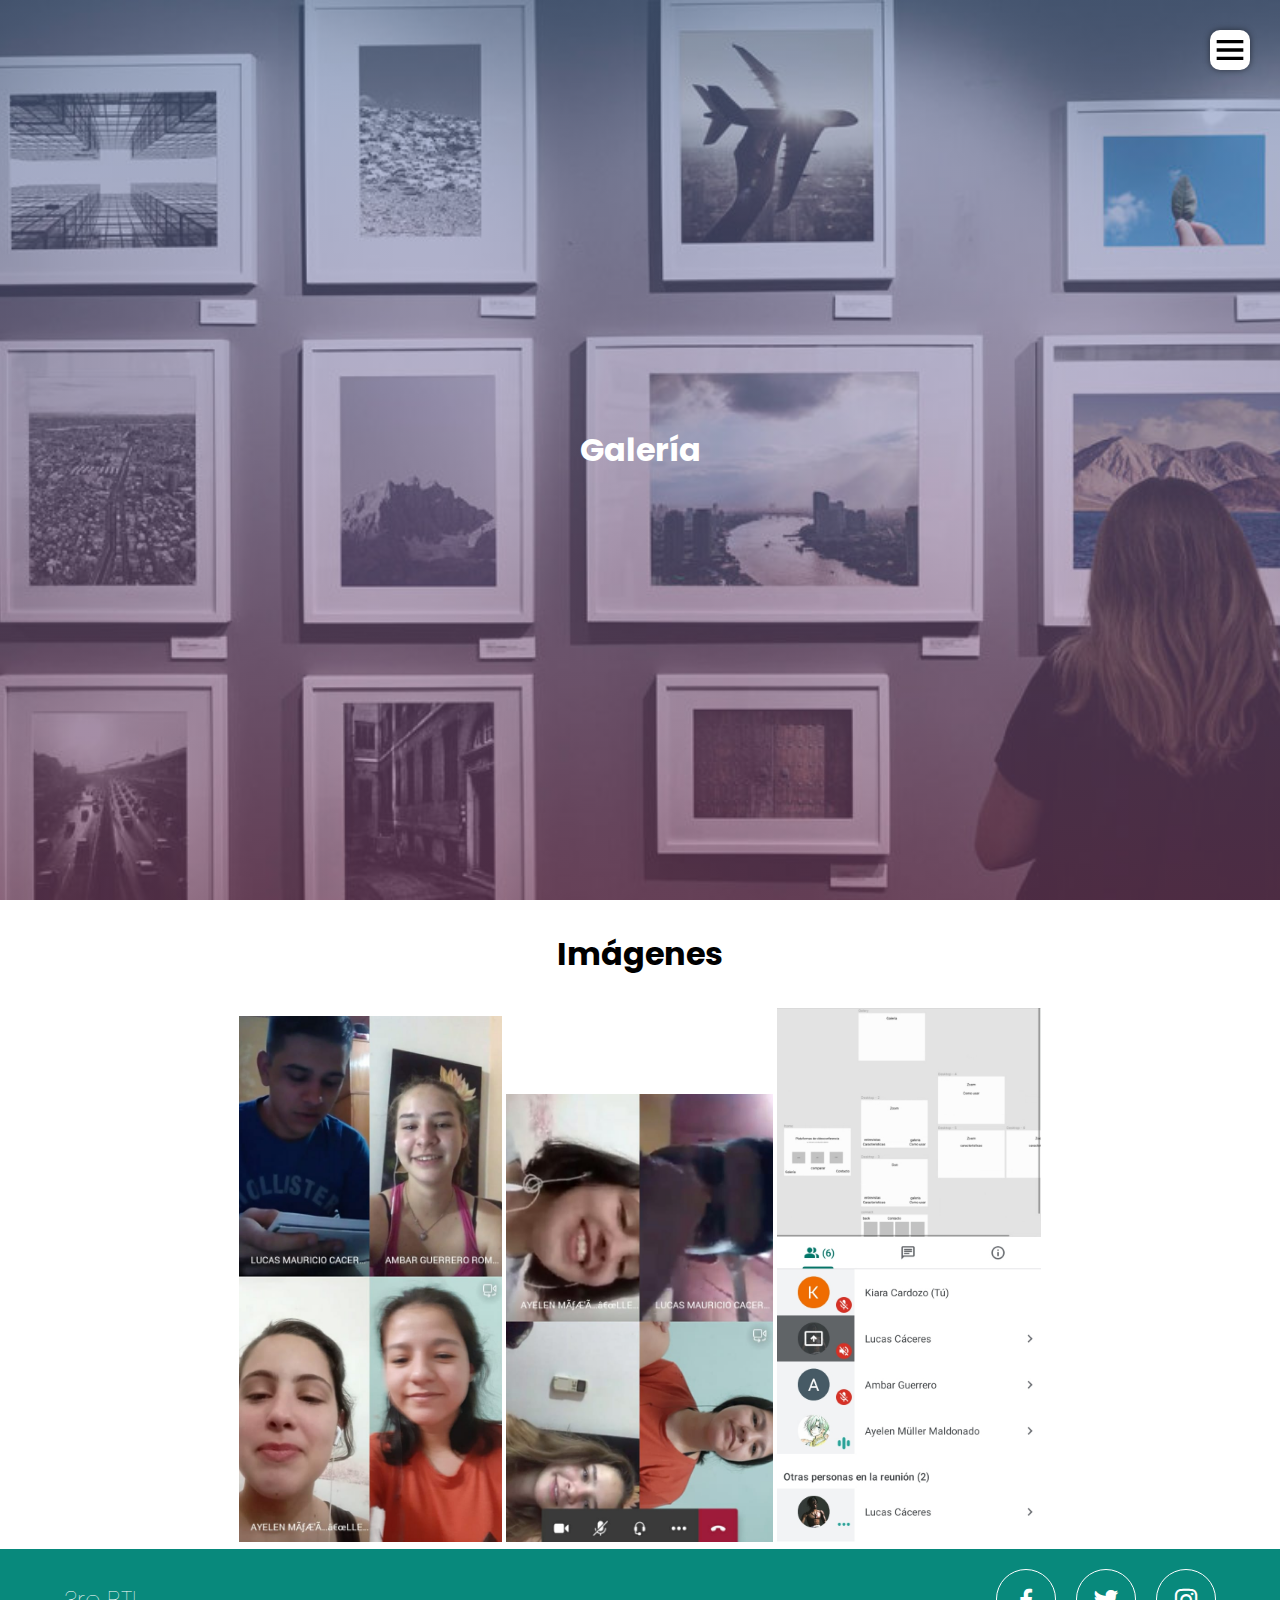
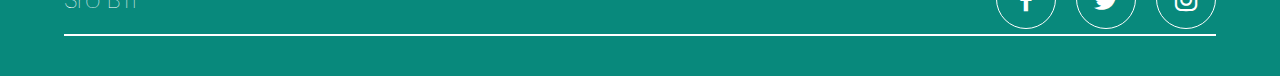
<file: gallery.html>
<!DOCTYPE html>
<html lang="en">
<head>
    <meta charset="UTF-8">
    <meta name="viewport" content="width=device-width, initial-scale=1.0">
    <title>Galería</title>
    <!-- Estilos -->
    <link rel="stylesheet" href="./css/gallery-estilos.css">
    <!-- font -->
    <link href="https://fonts.googleapis.com/css2?family=Open+Sans:wght@300;400;700&display=swap" rel="stylesheet">
    <link href="https://fonts.googleapis.com/css2?family=Poppins:ital,wght@0,400;0,500;0,600;1,700&display=swap" rel="stylesheet">

    <!-- BOXICONS -->
    <link href='https://unpkg.com/boxicons@2.0.5/css/boxicons.min.css' rel='stylesheet'>
    <!-- FontAwesome -->
    <link rel="stylesheet" href="https://cdnjs.cloudflare.com/ajax/libs/font-awesome/5.13.0/css/all.min.css">
</head>
<body>
    <header class="header" id="inicio">
        <img src="img/hamburguesa.svg" alt="" class="hamburguer">
        <nav class="menu-navegacion">
            <a href="index.html">Inicio</a>
            <a href="contact.html">Contacto</a>
            <a href="gallery.html">Galería</a>
            <a href="zoom-site.html">Zoom</a>
            <a href="duo-site.html">Duo</a>
            <a href="skype-site.html">Skype</a>
            <a href="meet-site.html">Meet</a>
        </nav>
        <div class="contenedor head">
            <div class="blur">
                <h1 class="titulo">Galería</h1>
                <p class="copy"></p>
            </div>
        </div>
    </header>
    <main>
        <h1 class="title">Imágenes</h1>
        <img src="img/Screenshot1.png" alt="">
        <img src="img/Screenshot2.png" alt="">
        <img src="img/Screenshot3.png" alt="">
    </main>
    <footer id="footer">
        <div class="contenedor footer-content">
                <div class="contact-us">
                    <h2 class="brand">3ro BTI</h2>
                    <p></p>
                </div>
                <div class="social-media">
                    <a href="./" class="social-media-icon">
                        <i class='bx bxl-facebook'></i>
                    </a>
                    <a href="./" class="social-media-icon">
                        <i class='bx bxl-twitter' ></i>
                    </a>
                    <a href="./" class="social-media-icon">
                        <i class='bx bxl-instagram' ></i>
                    </a>
                </div>
        </div>
        <div class="line"></div>
    </footer>
    <script src="js/menu.js"></script>
    <script src="js/lightbox.js"></script>
</body>
</html>
</file>
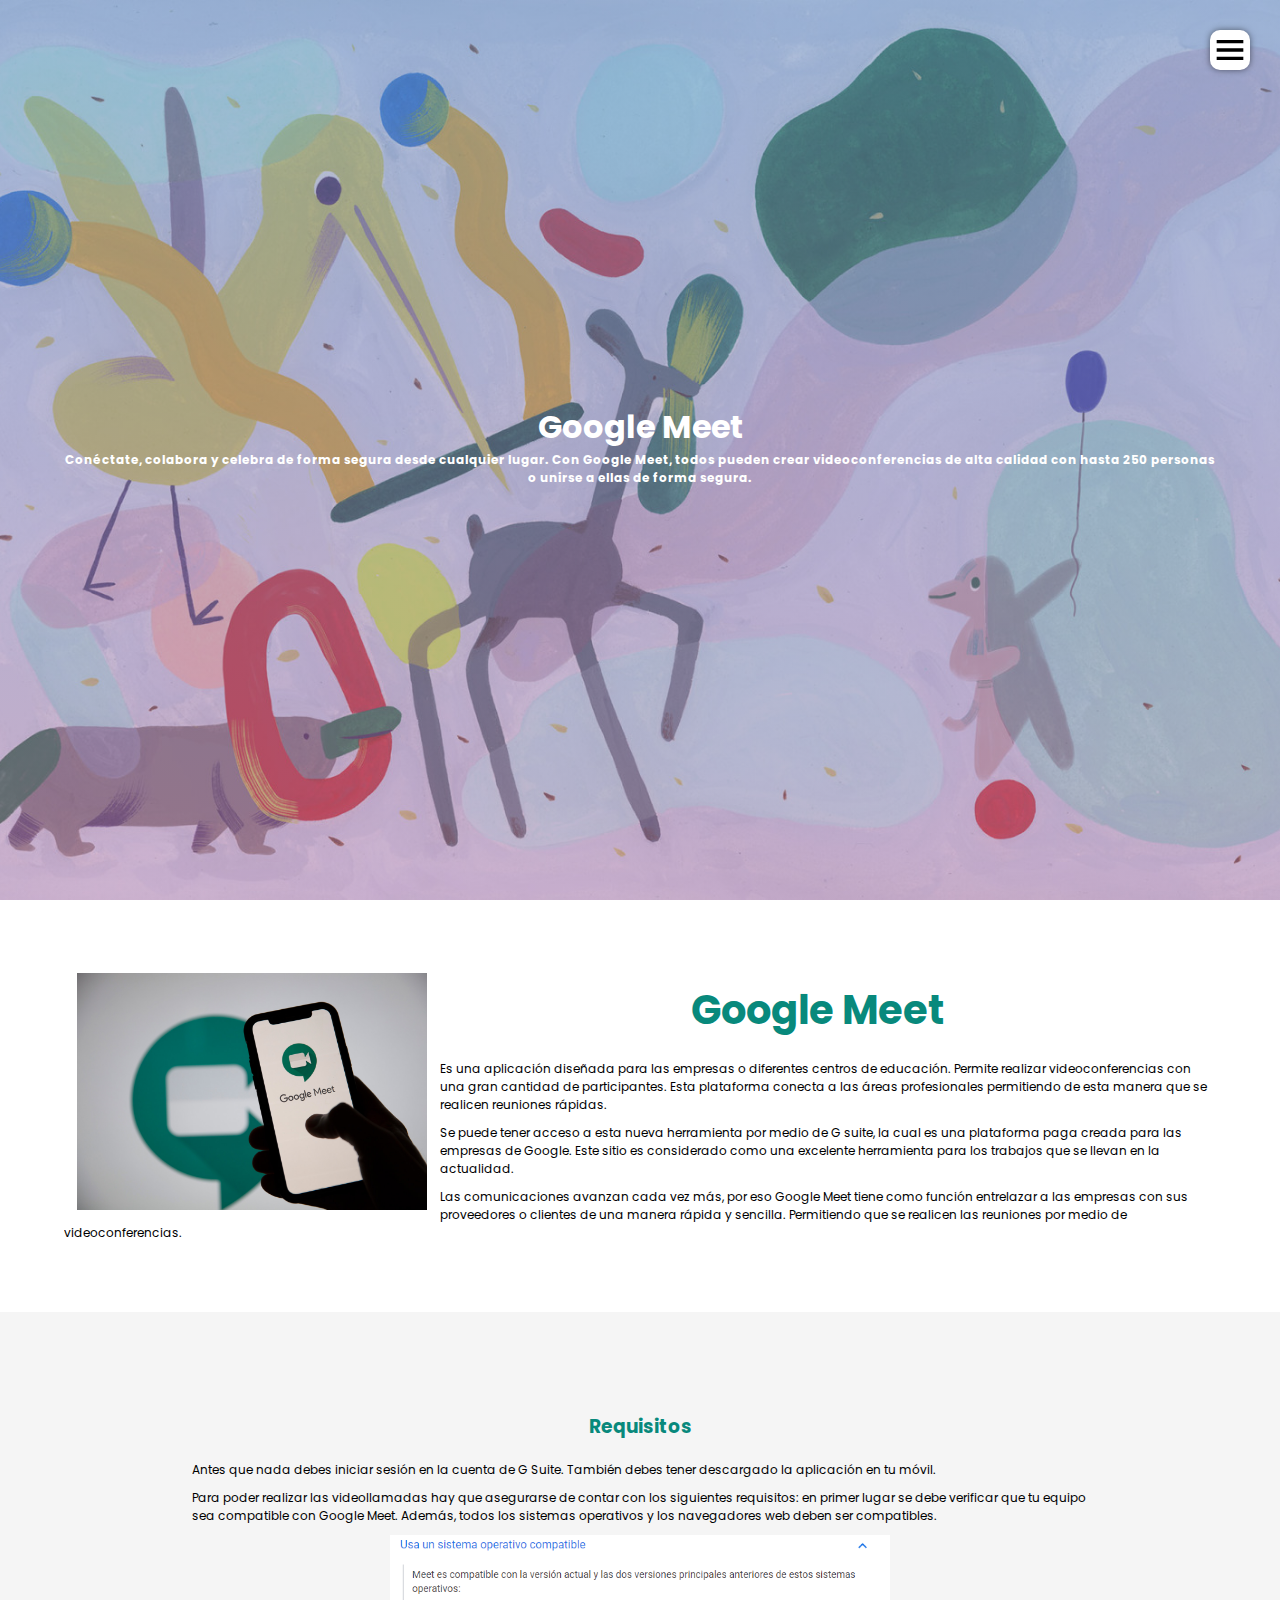
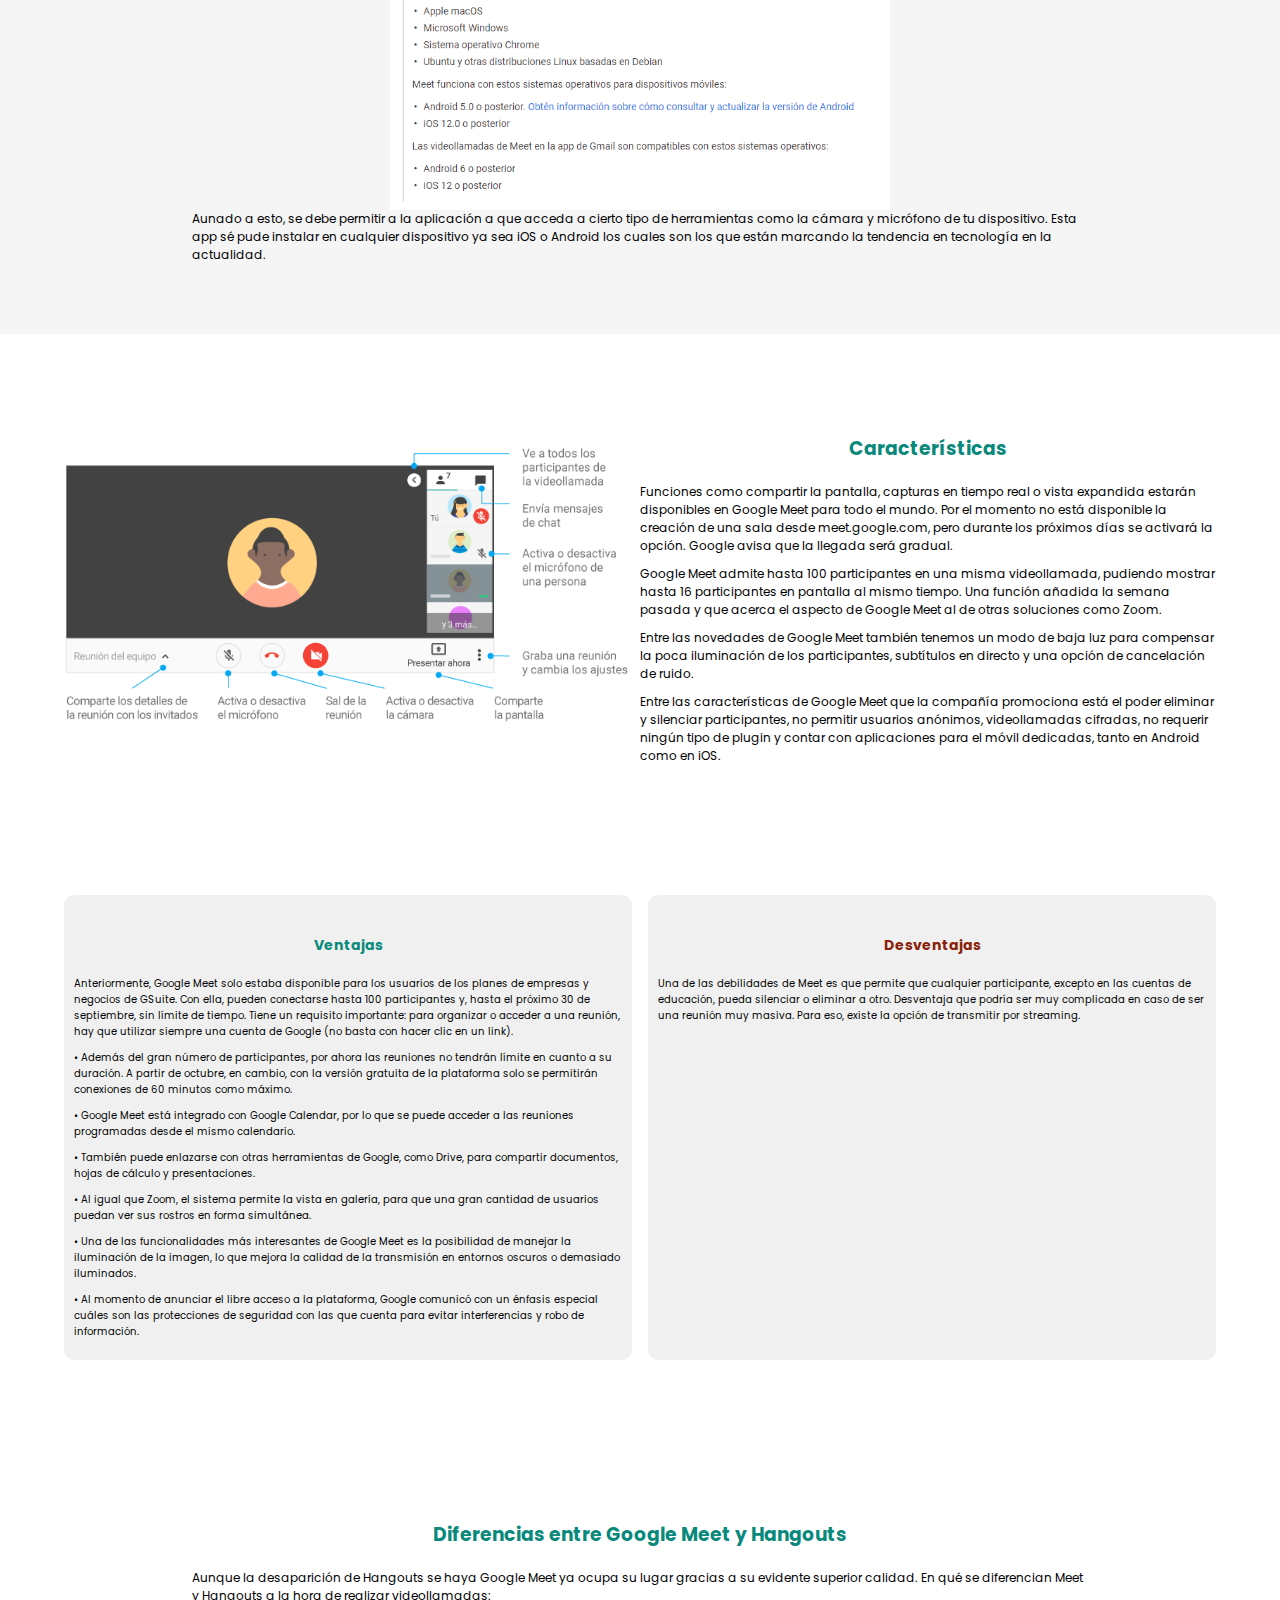
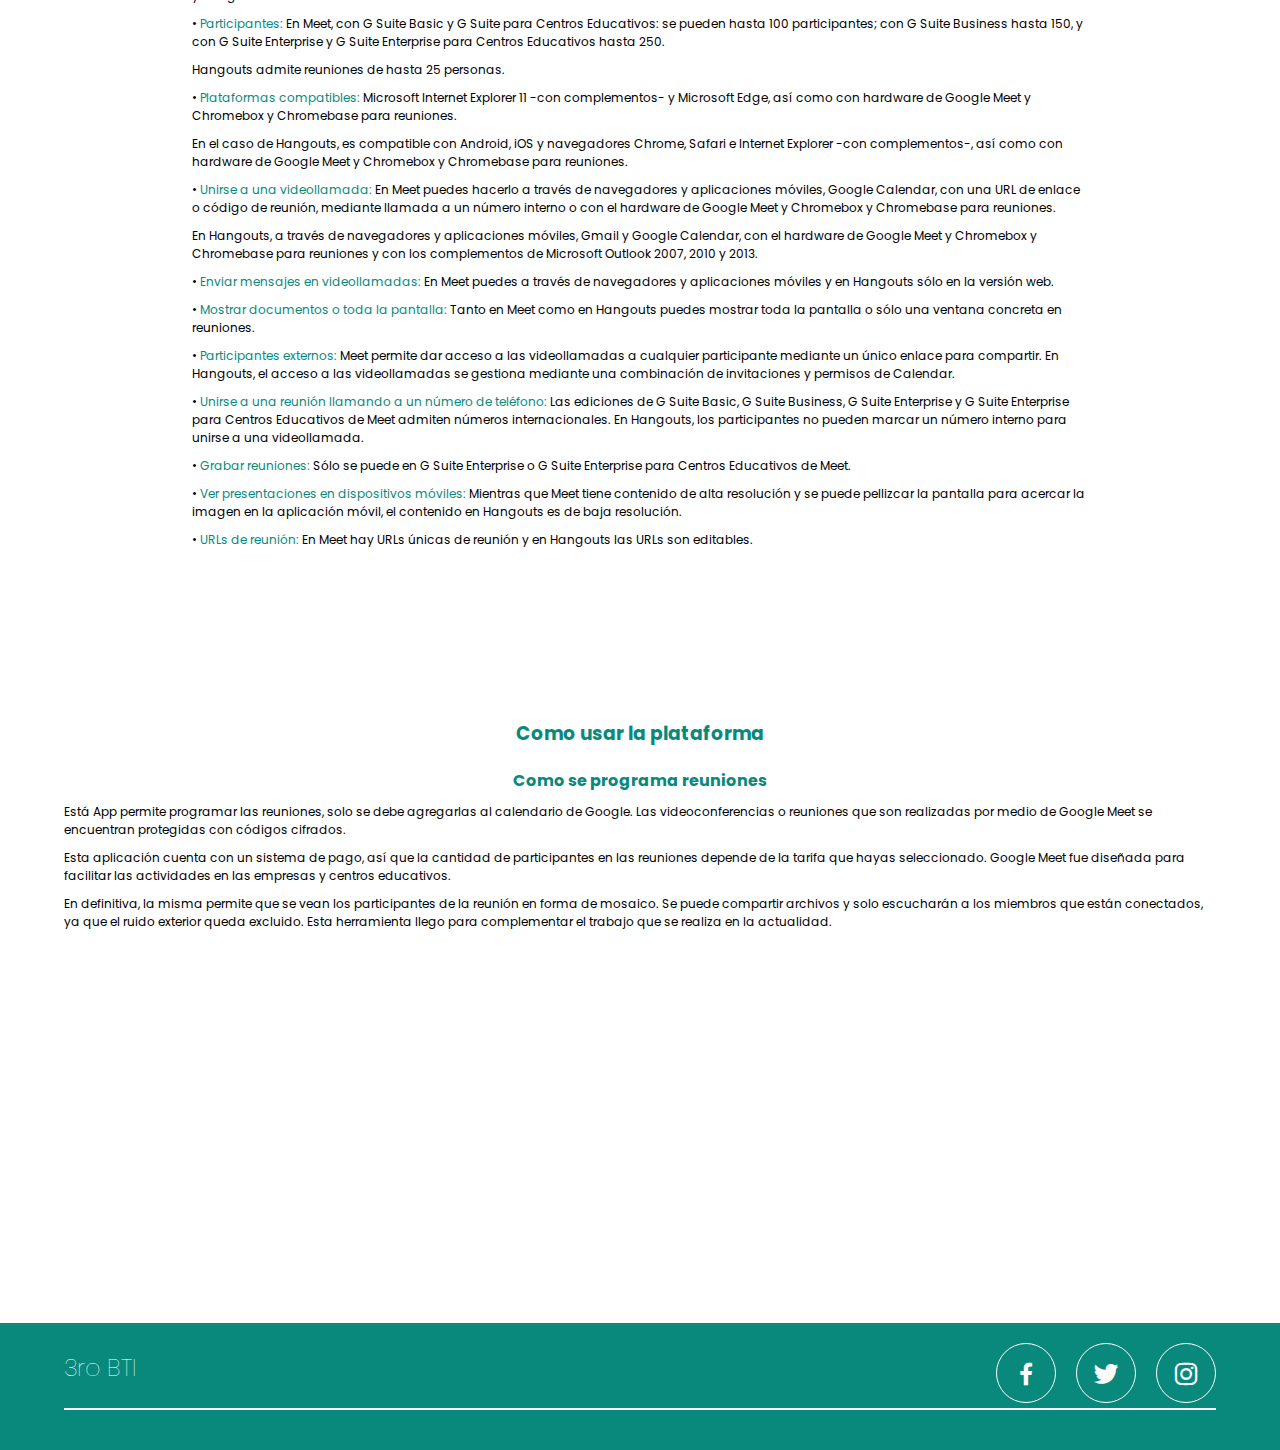
<file: meet-site.html>
<!DOCTYPE html>
<html lang="en">
<head>
    <meta charset="UTF-8">
    <meta name="viewport" content="width=device-width, initial-scale=1.0">
    <link rel="shorcut icon" href="img/meet-icon.svg">
    <!-- css -->
    <link rel="stylesheet" href="css/meet-estilos.css">
    <!-- Font -->
    <link href="https://fonts.googleapis.com/css2?family=Open+Sans:wght@300;400;700&display=swap" rel="stylesheet">
    <link href="https://fonts.googleapis.com/css2?family=Poppins:ital,wght@0,400;0,500;0,600;1,700&display=swap" rel="stylesheet">

    <!-- BOXICONS -->
    <link href='https://unpkg.com/boxicons@2.0.5/css/boxicons.min.css' rel='stylesheet'>
    <!-- FontAwesome -->
    <link rel="stylesheet" href="https://cdnjs.cloudflare.com/ajax/libs/font-awesome/5.13.0/css/all.min.css">
    <title>Google Meet</title>
</head>
<body>
    <header class="header" id="inicio">
        <img src="img/hamburguesa.svg" alt="" class="hamburguer">
        <nav class="menu-navegacion">
            <a href="index.html">Inicio</a>
            <a href="contact.html">Contacto</a>
            <a href="gallery.html">Galería</a>
            <a href="zoom-site.html">Zoom</a>
            <a href="duo-site.html">Duo</a>
            <a href="skype-site.html">Skype</a>
            <a href="meet-site.html">Meet</a>
        </nav>
        <div class="contenedor head">
            <div class="blur">
                <h1 class="titulo">Google Meet</h1>
                <p class="copy">Conéctate, colabora y celebra de forma segura desde cualquier lugar. Con Google Meet, todos pueden crear videoconferencias de alta calidad con hasta 250 personas o unirse a ellas de forma segura.</p>
            </div>
        </div>
    </header>
    <main>
        <div class="contenedor info">
            <img id="meet1" src="img/meet1.jpg" alt="">
            <h1 class="title">Google Meet</h1>
            <p>Es una aplicación diseñada para las empresas o diferentes centros de educación. Permite realizar videoconferencias con una gran cantidad de participantes. Esta plataforma conecta a las áreas profesionales permitiendo de esta manera que se realicen reuniones rápidas.</p>
            <p>Se puede tener acceso a esta nueva herramienta por medio de G suite, la cual es una plataforma paga creada para las empresas de Google. Este sitio es considerado como una excelente herramienta para los trabajos que se llevan en la actualidad.</p>
            <p>Las comunicaciones avanzan cada vez más, por eso Google Meet tiene como función entrelazar a las empresas con sus proveedores o clientes de una manera rápida y sencilla. Permitiendo que se realicen las reuniones por medio de videoconferencias.</p>
        </div>
        <div class="bg">
            <div class="contenedor requisitos">
                <h3>Requisitos</h3>
                <p>Antes que nada debes iniciar sesión en la cuenta de G Suite. También debes tener descargado la aplicación en tu móvil.</p>
                <p>Para poder realizar las videollamadas  hay que asegurarse de contar con los siguientes requisitos: en primer lugar se debe verificar que tu equipo sea compatible con Google Meet. Además, todos los sistemas operativos y los navegadores web deben ser compatibles.</p>
                <img id="meet2" src="img/meet2.png" alt="">
                <p>Aunado a esto, se debe permitir a la aplicación a que acceda a cierto tipo de herramientas como la cámara y micrófono de tu dispositivo. Esta app sé pude instalar en cualquier dispositivo ya sea iOS o Android los cuales son los que están marcando la tendencia en tecnología en la actualidad.</p>
            </div>
        </div>
        
        <div class="contenedor caracteristicas">
            <div class="imagen">
                <img id="meet3" src="img/meet3.png" alt="">
            </div>
            <div class="texto">
                <h3>Características</h3>
            <p>Funciones como compartir la pantalla, capturas en tiempo real o vista expandida estarán disponibles en Google Meet para todo el mundo. Por el momento no está disponible la creación de una sala desde meet.google.com, pero durante los próximos días se activará la opción. Google avisa que la llegada será gradual.</p>
            <p>Google Meet admite hasta 100 participantes en una misma videollamada, pudiendo mostrar hasta 16 participantes en pantalla al mismo tiempo. Una función añadida la semana pasada y que acerca el aspecto de Google Meet al de otras soluciones como Zoom.</p>
            <p>Entre las novedades de Google Meet también tenemos un modo de baja luz para compensar la poca iluminación de los participantes, subtítulos en directo y una opción de cancelación de ruido.</p>
            <p>Entre las características de Google Meet que la compañía promociona está el poder eliminar y silenciar participantes, no permitir usuarios anónimos, videollamadas cifradas, no requerir ningún tipo de plugin y contar con aplicaciones para el móvil dedicadas, tanto en Android como en iOS.</p>
            </div>
            
        </div>

        <div class="contenedor ventajas-desventajas">
            <div class="ventajas">
                <h3>Ventajas</h3>
            <p>Anteriormente, Google Meet solo estaba disponible para los usuarios de los planes de empresas y negocios de GSuite. Con ella, pueden conectarse hasta 100 participantes y, hasta el próximo 30 de septiembre, sin límite de tiempo. Tiene un requisito importante: para organizar o acceder a una reunión, hay que utilizar siempre una cuenta de Google (no basta con hacer clic en un link).</p>
                <p>•	Además del gran número de participantes, por ahora las reuniones no tendrán límite en cuanto a su duración. A partir de octubre, en cambio, con la versión gratuita de la plataforma solo se permitirán conexiones de 60 minutos como máximo.</p>
                <p>•	Google Meet está integrado con Google Calendar, por lo que se puede acceder a las reuniones programadas desde el mismo calendario.</p>
                <p>•	También puede enlazarse con otras herramientas de Google, como Drive, para compartir documentos, hojas de cálculo y presentaciones.</p>
                <p>•	Al igual que Zoom, el sistema permite la vista en galería, para que una gran cantidad de usuarios puedan ver sus rostros en forma simultánea.</p>
                <p>•	Una de las funcionalidades más interesantes de Google Meet es la posibilidad de manejar la iluminación de la imagen, lo que mejora la calidad de la transmisión en entornos oscuros o demasiado iluminados.</p>
                <p>•	Al momento de anunciar el libre acceso a la plataforma, Google comunicó con un énfasis especial cuáles son las protecciones de seguridad con las que cuenta para evitar interferencias y robo de información.</p>
            </div>
            
            <div class="desventajas">
                <h3>Desventajas</h3>
                <p>Una de las debilidades de Meet es que permite que cualquier participante, excepto en las cuentas de educación, pueda silenciar o eliminar a otro. Desventaja que podría ser muy complicada en caso de ser una reunión muy masiva. Para eso, existe la opción de transmitir por streaming.</p>
            </div>
           

        </div>

        <div class="contenedor diferencias">
            <h3>Diferencias entre Google Meet y Hangouts</h3>
            <p>Aunque la desaparición de Hangouts se haya Google Meet ya ocupa su lugar gracias a su evidente superior calidad. En qué se diferencian Meet y Hangouts a la hora de realizar videollamadas:</p>
            <ul>
                <li>• <span> Participantes:</span> En Meet, con G Suite Basic y G Suite para Centros Educativos: se pueden hasta 100 participantes; con G Suite Business hasta 150, y con G Suite Enterprise y G Suite Enterprise para Centros Educativos hasta 250.</li>
                <li>Hangouts admite reuniones de hasta 25 personas.</li>
                <li>• <span>	Plataformas compatibles:</span> Microsoft Internet Explorer 11 -con complementos- y Microsoft Edge, así como con hardware de Google Meet y Chromebox y Chromebase para reuniones.</li>
                <li>En el caso de Hangouts, es compatible con Android, iOS y navegadores Chrome, Safari e Internet Explorer -con complementos-, así como con hardware de Google Meet y Chromebox y Chromebase para reuniones.</li>
                <li>• <span>Unirse a una videollamada: </span>	En Meet puedes hacerlo a través de navegadores y aplicaciones móviles, Google Calendar, con una URL de enlace o código de reunión, mediante llamada a un número interno o con el hardware de Google Meet y Chromebox y Chromebase para reuniones.</li>
                <li>En Hangouts, a través de navegadores y aplicaciones móviles, Gmail y Google Calendar, con el hardware de Google Meet y Chromebox y Chromebase para reuniones y con los complementos de Microsoft Outlook 2007, 2010 y 2013.</li>
                <li>• <span>Enviar mensajes en videollamadas:</span>	 En Meet puedes a través de navegadores y aplicaciones móviles y en Hangouts sólo en la versión web.</li>
                <li>• <span>Mostrar documentos o toda la pantalla: </span>	Tanto en Meet como en Hangouts puedes mostrar toda la pantalla o sólo una ventana concreta en reuniones.</li>
                <li>• <span>	Participantes externos:</span> Meet permite dar acceso a las videollamadas a cualquier participante mediante un único enlace para compartir. En Hangouts, el acceso a las videollamadas se gestiona mediante una combinación de invitaciones y permisos de Calendar.</li>
                <li>• <span>	Unirse a una reunión llamando a un número de teléfono:</span> Las ediciones de G Suite Basic, G Suite Business, G Suite Enterprise y G Suite Enterprise para Centros Educativos de Meet admiten números internacionales. En Hangouts, los participantes no pueden marcar un número interno para unirse a una videollamada.</li>
                <li>• <span>	Grabar reuniones:</span> Sólo se puede en G Suite Enterprise o G Suite Enterprise para Centros Educativos de Meet.</li>
                <li>• <span>	Ver presentaciones en dispositivos móviles: </span>Mientras que Meet tiene contenido de alta resolución y se puede pellizcar la pantalla para acercar la imagen en la aplicación móvil, el contenido en Hangouts es de baja resolución.</li>
                <li>• <span>	URLs de reunión:</span> En Meet hay URLs únicas de reunión y en Hangouts las URLs son editables.</li>
            </ul>
        </div>

        <div class="contenedor como-usar">
            <h3>Como usar la plataforma</h3>
            <h4>Como se programa reuniones</h4>
            <p>Está App permite programar las reuniones, solo se debe agregarlas al calendario de Google. Las videoconferencias o reuniones que son realizadas por medio de Google Meet se encuentran protegidas con códigos cifrados.</p>
            <p>Esta aplicación cuenta con un sistema de pago, así que la cantidad de participantes en las reuniones depende de la tarifa que hayas seleccionado. Google Meet fue diseñada para facilitar las actividades en las empresas y centros educativos.</p>
            <p>En definitiva,  la misma permite que se vean los participantes de la reunión en forma de mosaico. Se puede compartir archivos  y solo escucharán a los miembros que están conectados, ya que el ruido exterior queda excluido. Esta herramienta llego para complementar el trabajo que se realiza en la actualidad.</p>
            <iframe id="video" width="560" height="315" src="https://www.youtube.com/embed/79HEXFOY5zI" frameborder="0" allow="accelerometer; autoplay; clipboard-write; encrypted-media; gyroscope; picture-in-picture" allowfullscreen></iframe>

        </div>
        
    </main>

    <footer id="footer">
        <div class="contenedor footer-content">
                <div class="contact-us">
                    <h2 class="brand">3ro BTI</h2>
                    <p></p>
                </div>
                <div class="social-media">
                    <a href="./" class="social-media-icon">
                        <i class='bx bxl-facebook'></i>
                    </a>
                    <a href="./" class="social-media-icon">
                        <i class='bx bxl-twitter' ></i>
                    </a>
                    <a href="./" class="social-media-icon">
                        <i class='bx bxl-instagram' ></i>
                    </a>
                </div>
        </div>
        <div class="line"></div>
    </footer>
    
    <script src="js/menu.js"></script>
    <script src="js/lightbox.js"></script>
</body>
</html>
</file>
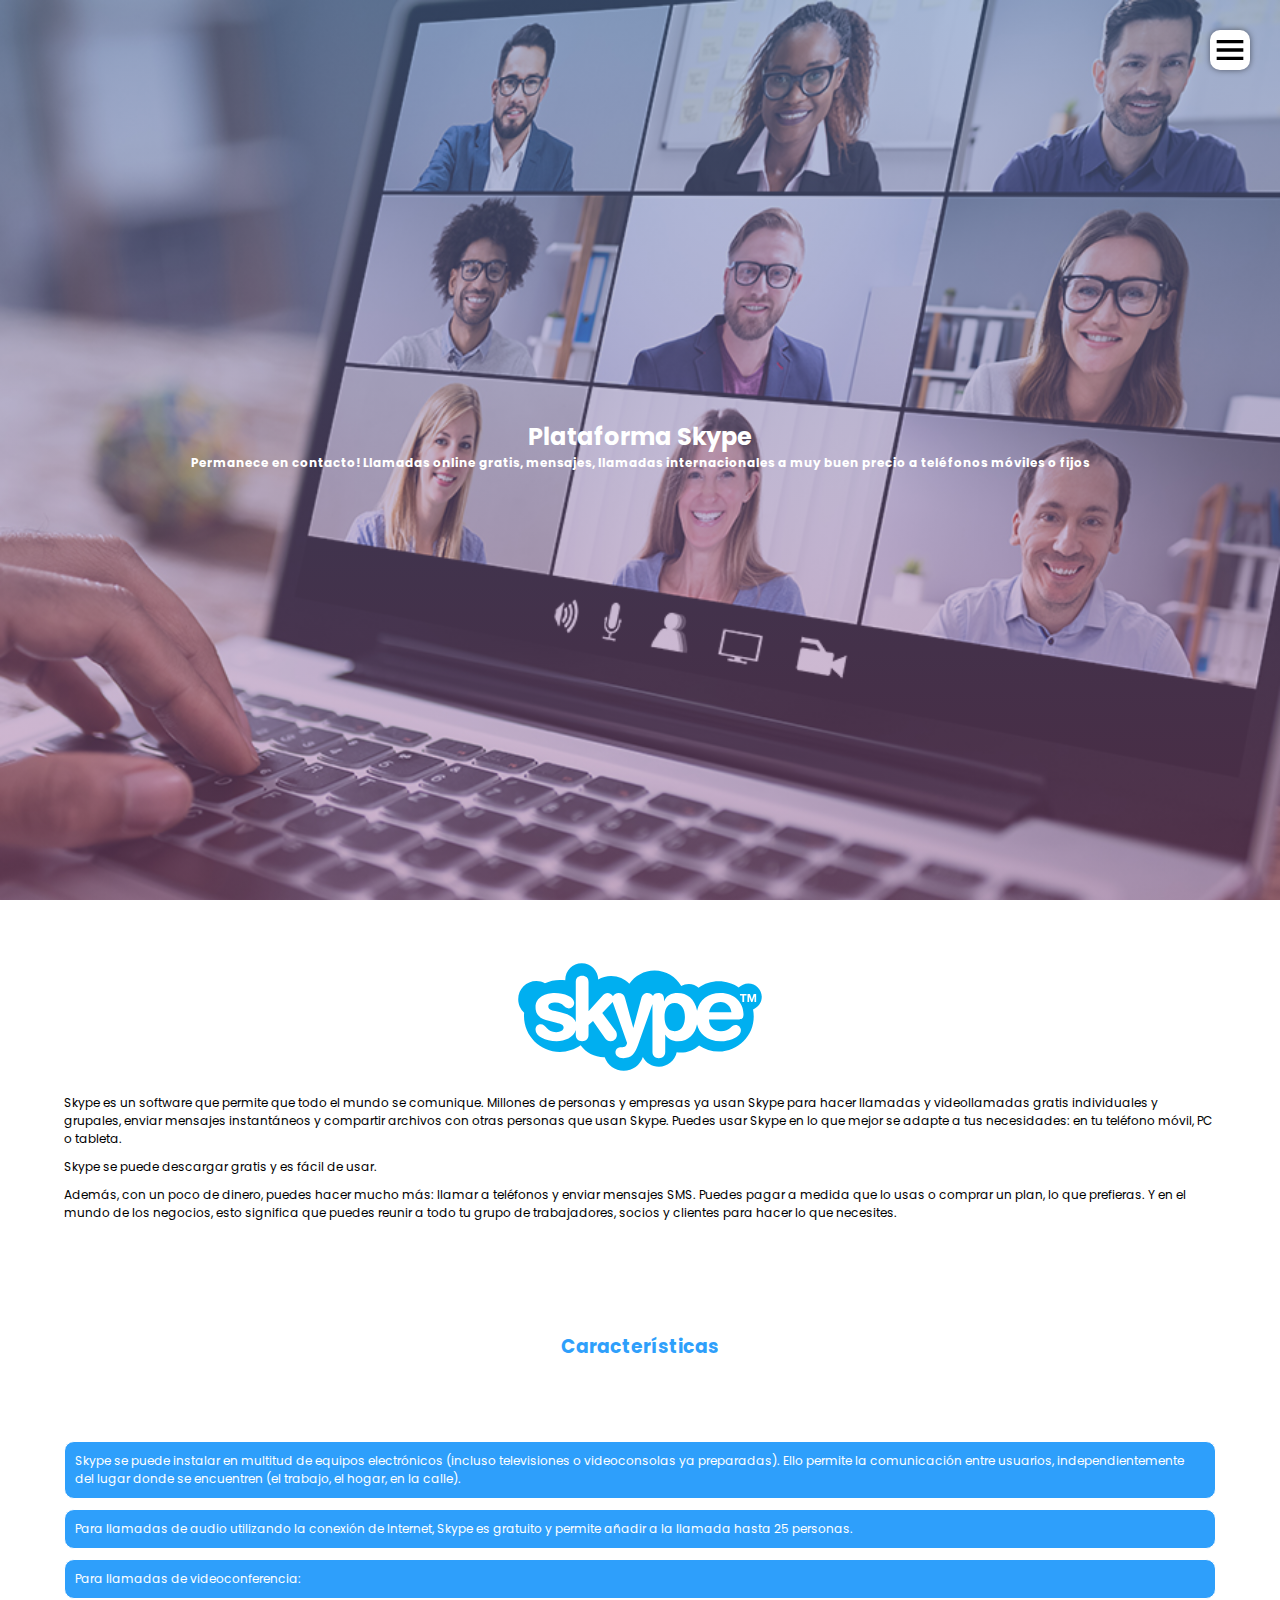
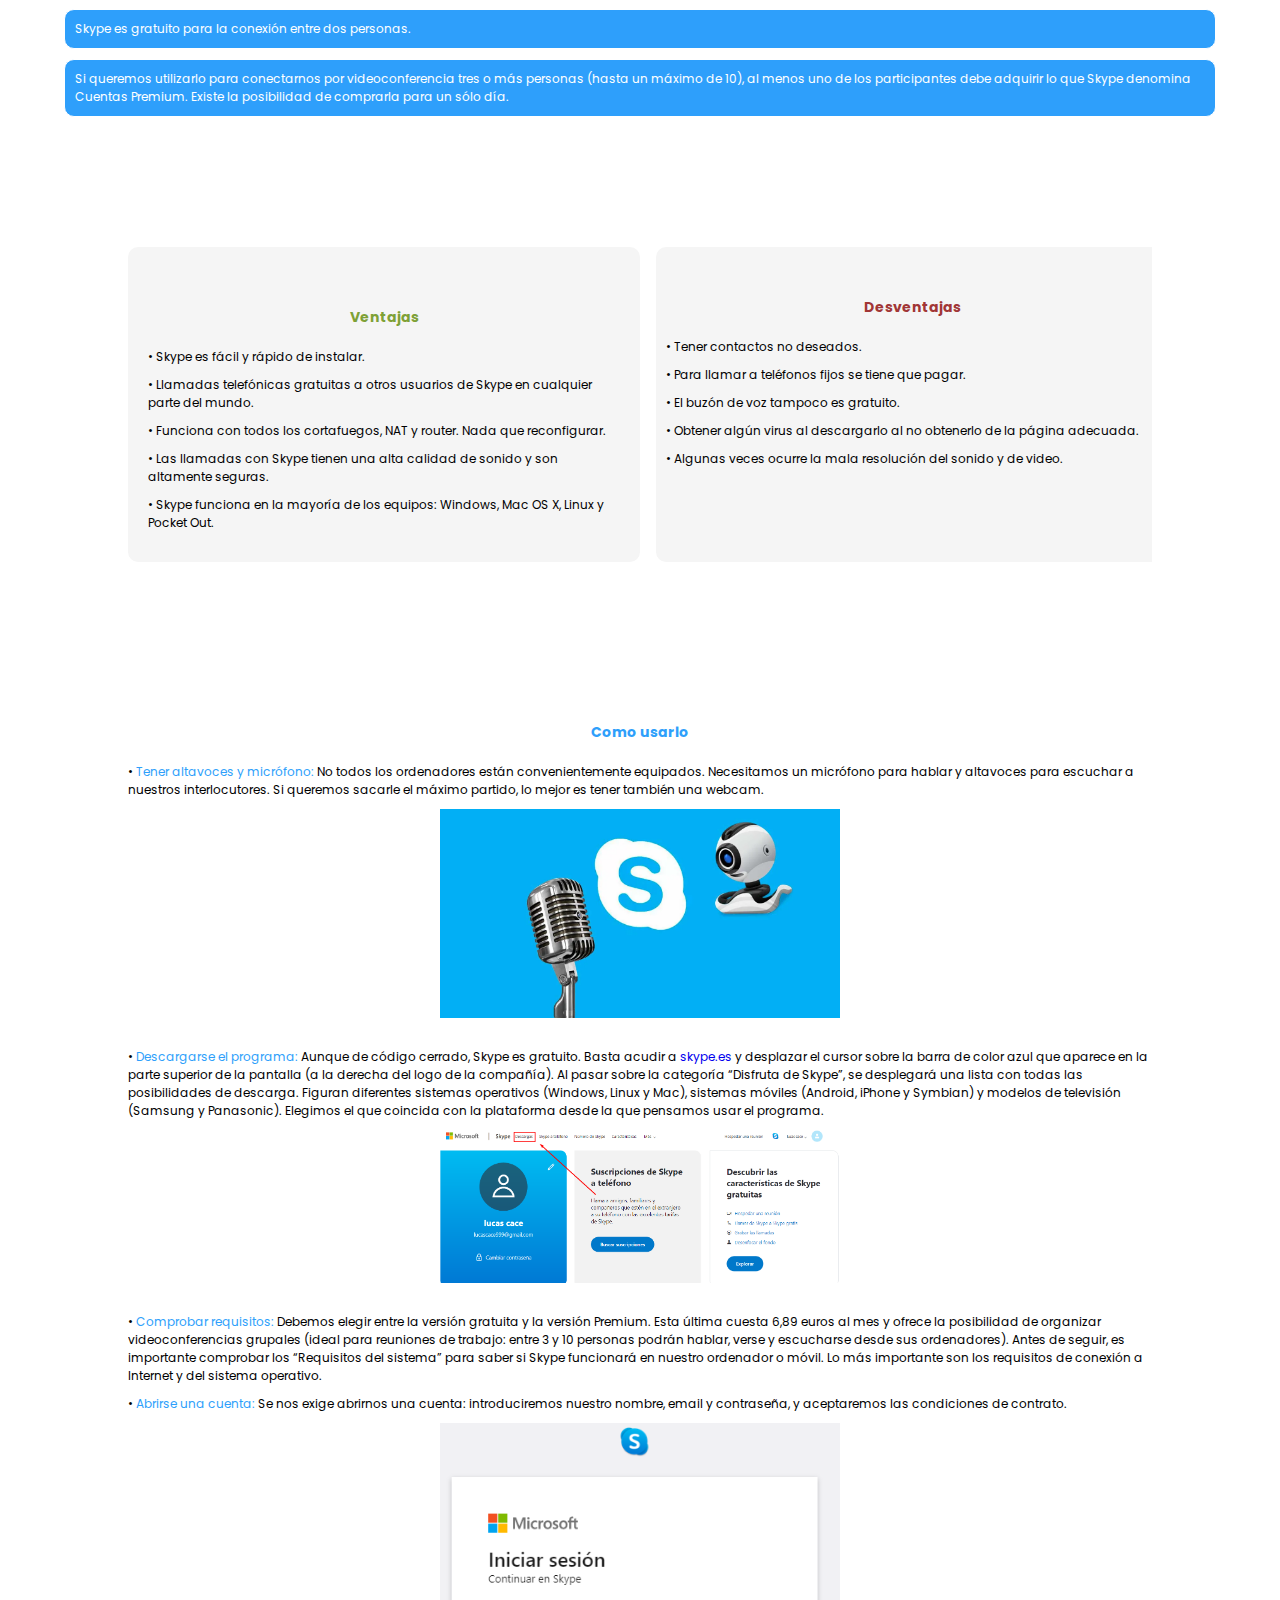
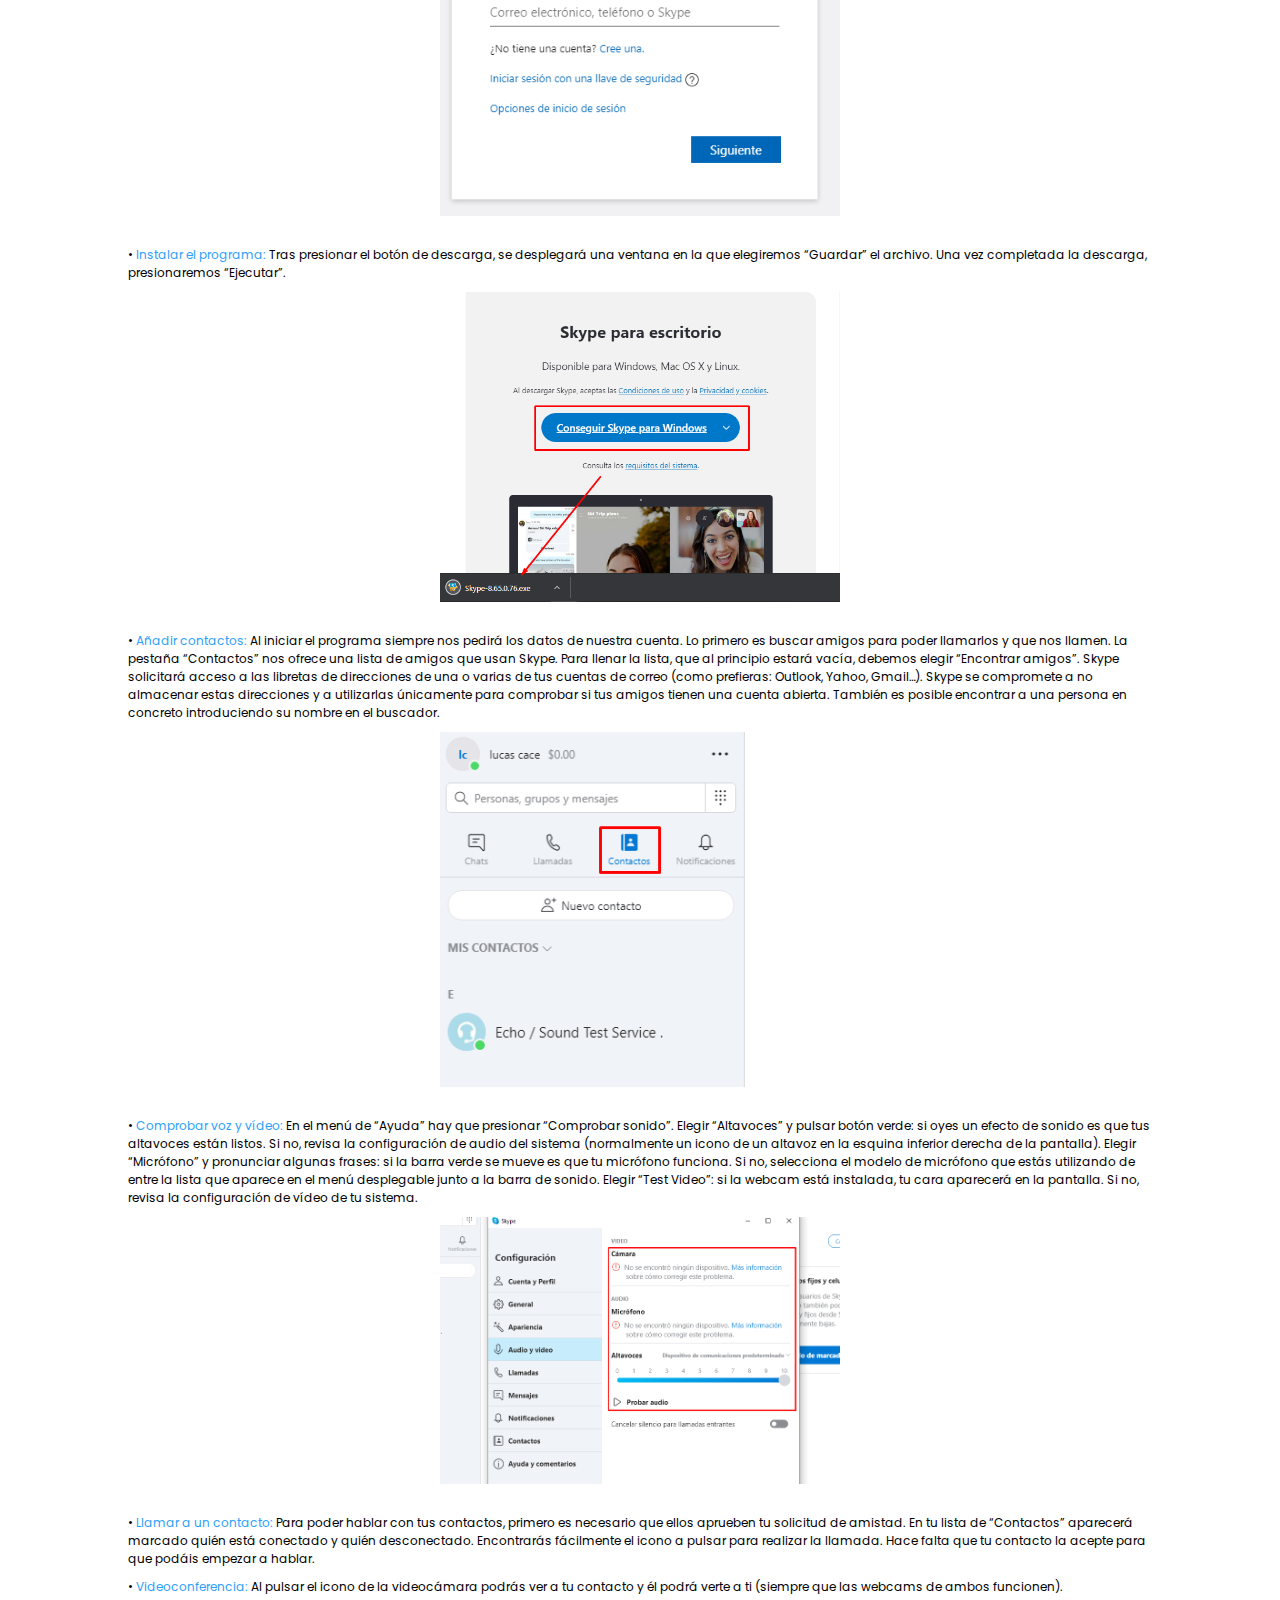
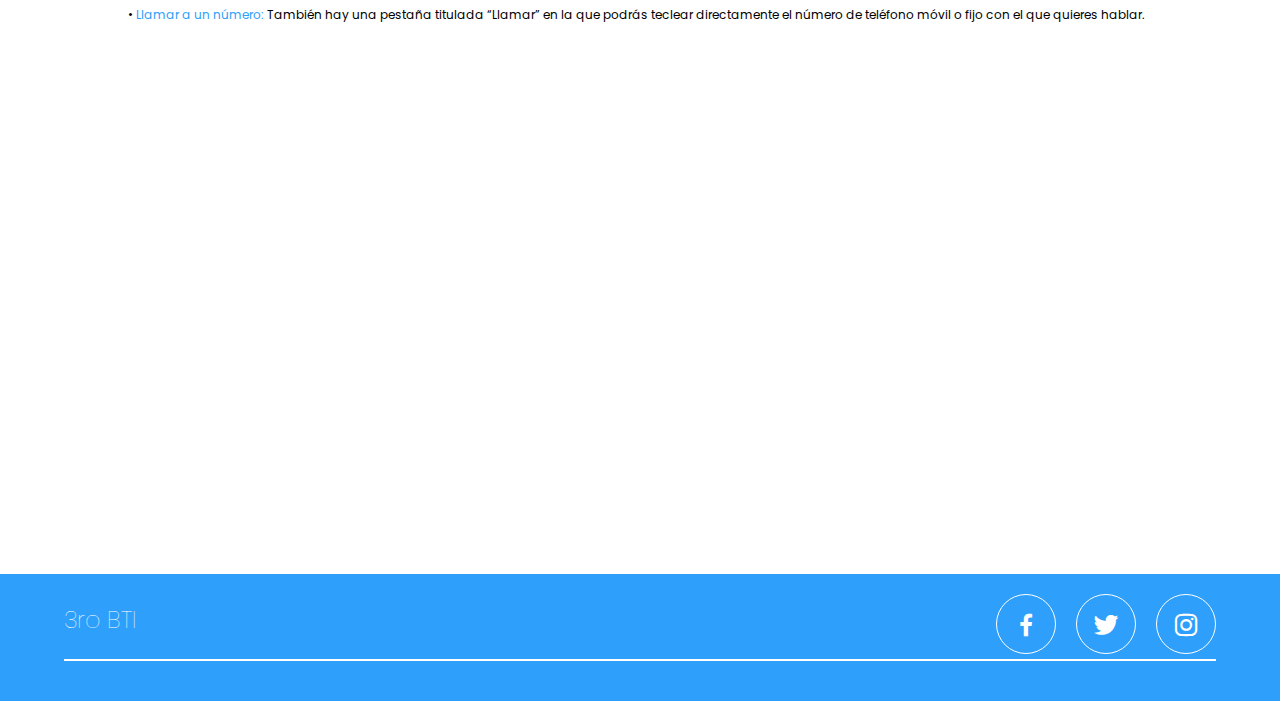
<file: skype-site.html>
<!DOCTYPE html>
<html lang="en">
<head>
    <meta charset="UTF-8">
    <meta name="viewport" content="width=device-width, initial-scale=1.0">
    <title>Skype</title>
    <link rel="shorcut icon" href="img/skype-icon.svg">
    <!-- css -->
    <link rel="stylesheet" href="./css/skype-estilos.css">
    <!-- Font -->
    <link href="https://fonts.googleapis.com/css2?family=Open+Sans:wght@300;400;700&display=swap" rel="stylesheet">
    <link href="https://fonts.googleapis.com/css2?family=Poppins:ital,wght@0,400;0,500;0,600;1,700&display=swap" rel="stylesheet">

    <!-- BOXICONS -->
    <link href='https://unpkg.com/boxicons@2.0.5/css/boxicons.min.css' rel='stylesheet'>
    <!-- FontAwesome -->
    <link rel="stylesheet" href="https://cdnjs.cloudflare.com/ajax/libs/font-awesome/5.13.0/css/all.min.css">
</head>
<body>
    <header class="header" id="inicio">
        <img src="img/hamburguesa.svg" alt="" class="hamburguer">
        <nav class="menu-navegacion">
            <a href="index.html">Inicio</a>
            <a href="contact.html">Contacto</a>
            <a href="gallery.html">Galería</a>
            <a href="zoom-site.html">Zoom</a>
            <a href="duo-site.html">Duo</a>
            <a href="skype-site.html">Skype</a>
            <a href="meet-site.html">Meet</a>
            
        </nav>
        <div class="contenedor head">
            <div class="blur">
                <h1 class="titulo">Plataforma Skype</h1>
                <p class="copy">Permanece en contacto! Llamadas online gratis, mensajes, llamadas internacionales a muy buen precio a teléfonos móviles o fijos </p>
            </div>
        </div>
    </header>
    <main>
        <div class="contenedor info">
            <img class="skype1" src="img/skype1.svg" alt="">
            
            <p>Skype es un software que permite que todo el mundo se comunique. Millones de personas y empresas ya usan Skype para hacer llamadas y videollamadas gratis individuales y grupales, enviar mensajes instantáneos y compartir archivos con otras personas que usan Skype. Puedes usar Skype en lo que mejor se adapte a tus necesidades: en tu teléfono móvil, PC o tableta.</p>
            <p>Skype se puede descargar gratis y es fácil de usar.</p>
            <p>Además, con un poco de dinero, puedes hacer mucho más: llamar a teléfonos y enviar mensajes SMS. Puedes pagar a medida que lo usas o comprar un plan, lo que prefieras. Y en el mundo de los negocios, esto significa que puedes reunir a todo tu grupo de trabajadores, socios y clientes para hacer lo que necesites.</p>
        </div>
        <h3>Características</h3>

        <div class="contenedor caracteristicas">
            <p>Skype se puede instalar en multitud de equipos electrónicos (incluso televisiones o videoconsolas ya preparadas). Ello permite la comunicación entre usuarios, independientemente del lugar donde se encuentren (el trabajo, el hogar, en la calle).</p>
            <p>Para llamadas de audio utilizando la conexión de Internet, Skype es gratuito y permite añadir a la llamada hasta 25 personas.</p>
            <p>Para llamadas de videoconferencia:</p>
            <p>Skype es gratuito para la conexión entre dos personas.</p>
            <p>Si queremos utilizarlo para conectarnos por videoconferencia tres o más personas (hasta un máximo de 10), al menos uno de los participantes debe adquirir lo que Skype denomina Cuentas Premium. Existe la posibilidad de comprarla para un sólo día.</p>
        </div>
        <div class="contenedor ventajas-desventajas">
            <div class="ventajas">
            <h3 id="ventajas">Ventajas</h3>
                <p>•	Skype es fácil y rápido de instalar.</p>
                <p>•	Llamadas telefónicas gratuitas a otros usuarios de Skype en cualquier parte del mundo.</p>
                <p>•	Funciona con todos los cortafuegos, NAT y router. Nada que reconfigurar.</p>
                <p>•	Las llamadas con Skype tienen una alta calidad de sonido y son altamente seguras.</p>
                <p>•	Skype funciona en la mayoría de los equipos: Windows, Mac OS X, Linux y Pocket Out.</p>
            </div>
            <div class="desventajas">
            <h3 id="desventajas">Desventajas</h3>
                <p>•	Tener contactos no deseados.</p>
                <p>•	Para llamar a teléfonos fijos se tiene que pagar.</p>
                <p>•	El buzón de voz tampoco es gratuito.</p>
                <p>•	Obtener algún virus al descargarlo al no obtenerlo de la página adecuada.</p>
                <p>•	Algunas veces ocurre la mala resolución del sonido y de video.</p>
            </div>
        </div>
        <div class="contenedor como-usar">
            <h3 >Como usarlo</h3>
            <ul>
                <li>• <span>	Tener altavoces y micrófono:</span> No todos los ordenadores están convenientemente equipados. Necesitamos un micrófono para hablar y altavoces para escuchar a nuestros interlocutores. Si queremos sacarle el máximo partido, lo mejor es tener también una webcam.</li>
                <img src="img/skypet1.webp" alt="">
                <li>• <span>	Descargarse el programa: </span>Aunque de código cerrado, Skype es gratuito. Basta acudir a <a href="https://www.skype.com/es/">skype.es</a>  y desplazar el cursor sobre la barra de color azul que aparece en la parte superior de la pantalla (a la derecha del logo de la compañía). Al pasar sobre la categoría “Disfruta de Skype”, se desplegará una lista con todas las posibilidades de descarga. Figuran diferentes sistemas operativos (Windows, Linux y Mac), sistemas móviles (Android, iPhone y Symbian) y modelos de televisión (Samsung y Panasonic). Elegimos el que coincida con la plataforma desde la que pensamos usar el programa.</li>
                <img src="img/skypet2.png" alt="">

                <li>• <span>	Comprobar requisitos:</span> Debemos elegir entre la versión gratuita y la versión Premium. Esta última cuesta 6,89 euros al mes y ofrece la posibilidad de organizar videoconferencias grupales (ideal para reuniones de trabajo: entre 3 y 10 personas podrán hablar, verse y escucharse desde sus ordenadores). Antes de seguir, es importante comprobar los “Requisitos del sistema” para saber si Skype funcionará en nuestro ordenador o móvil. Lo más importante son los requisitos de conexión a Internet y del sistema operativo.</li>

                <li>• <span>	Abrirse una cuenta: </span>Se nos exige abrirnos una cuenta: introduciremos nuestro nombre, email y contraseña, y aceptaremos las condiciones de contrato.</li>
                <img src="img/skypet3.png" alt="">


                <li>• <span>	Instalar el programa: </span>Tras presionar el botón de descarga, se desplegará una ventana en la que elegiremos “Guardar” el archivo. Una vez completada la descarga, presionaremos “Ejecutar”.</li>
                <img src="img/skypet4.png" alt="">

                <li>• <span>	Añadir contactos:</span> Al iniciar el programa siempre nos pedirá los datos de nuestra cuenta. Lo primero es buscar amigos para poder llamarlos y que nos llamen. La pestaña “Contactos” nos ofrece una lista de amigos que usan Skype. Para llenar la lista, que al principio estará vacía, debemos elegir “Encontrar amigos”. Skype solicitará acceso a las libretas de direcciones de una o varias de tus cuentas de correo (como prefieras: Outlook, Yahoo, Gmail…). Skype se compromete a no almacenar estas direcciones y a utilizarlas únicamente para comprobar si tus amigos tienen una cuenta abierta. También es posible encontrar a una persona en concreto introduciendo su nombre en el buscador.</li>
                <img src="img/skypet5.png" alt="">

                <li>• <span>	Comprobar voz y vídeo:</span> En el menú de “Ayuda” hay que presionar “Comprobar sonido”. Elegir “Altavoces” y pulsar botón verde: si oyes un efecto de sonido es que tus altavoces están listos. Si no, revisa la configuración de audio del sistema (normalmente un icono de un altavoz en la esquina inferior derecha de la pantalla). Elegir “Micrófono” y pronunciar algunas frases: si la barra verde se mueve es que tu micrófono funciona. Si no, selecciona el modelo de micrófono que estás utilizando de entre la lista que aparece en el menú desplegable junto a la barra de sonido. Elegir “Test Video”: si la webcam está instalada, tu cara aparecerá en la pantalla. Si no, revisa la configuración de vídeo de tu sistema.</li>
                <img src="img/skypet6.png" alt="">

                <li>• <span>	Llamar a un contacto: </span>Para poder hablar con tus contactos, primero es necesario que ellos aprueben tu solicitud de amistad. En tu lista de “Contactos” aparecerá marcado quién está conectado y quién desconectado. Encontrarás fácilmente el icono a pulsar para realizar la llamada. Hace falta que tu contacto la acepte para que podáis empezar a hablar.</li>
                <li>• <span>	Videoconferencia:</span> Al pulsar el icono de la videocámara podrás ver a tu contacto y él podrá verte a ti (siempre que las webcams de ambos funcionen).</li>
                <li>• <span>	Llamar a un número: </span>También hay una pestaña titulada “Llamar” en la que podrás teclear directamente el número de teléfono móvil o fijo con el que quieres hablar.</li>
            </ul>
            <iframe width="853" height="480" id="video" src="https://www.youtube.com/embed/UyMw-HC50hU" frameborder="0" allow="accelerometer; autoplay; clipboard-write; encrypted-media; gyroscope; picture-in-picture" allowfullscreen></iframe>
        </div>
    </main>
    <footer id="footer">
        <div class="contenedor footer-content">
                <div class="contact-us">
                    <h2 class="brand">3ro BTI</h2>
                    <p></p>
                </div>
                <div class="social-media">
                    <a href="./" class="social-media-icon">
                        <i class='bx bxl-facebook'></i>
                    </a>
                    <a href="./" class="social-media-icon">
                        <i class='bx bxl-twitter' ></i>
                    </a>
                    <a href="./" class="social-media-icon">
                        <i class='bx bxl-instagram' ></i>
                    </a>
                </div>
        </div>
        <div class="line"></div>
    </footer>

    <script src="js/menu.js"></script>
    <script src="js/lightbox.js"></script>
</body>
</html>
</file>
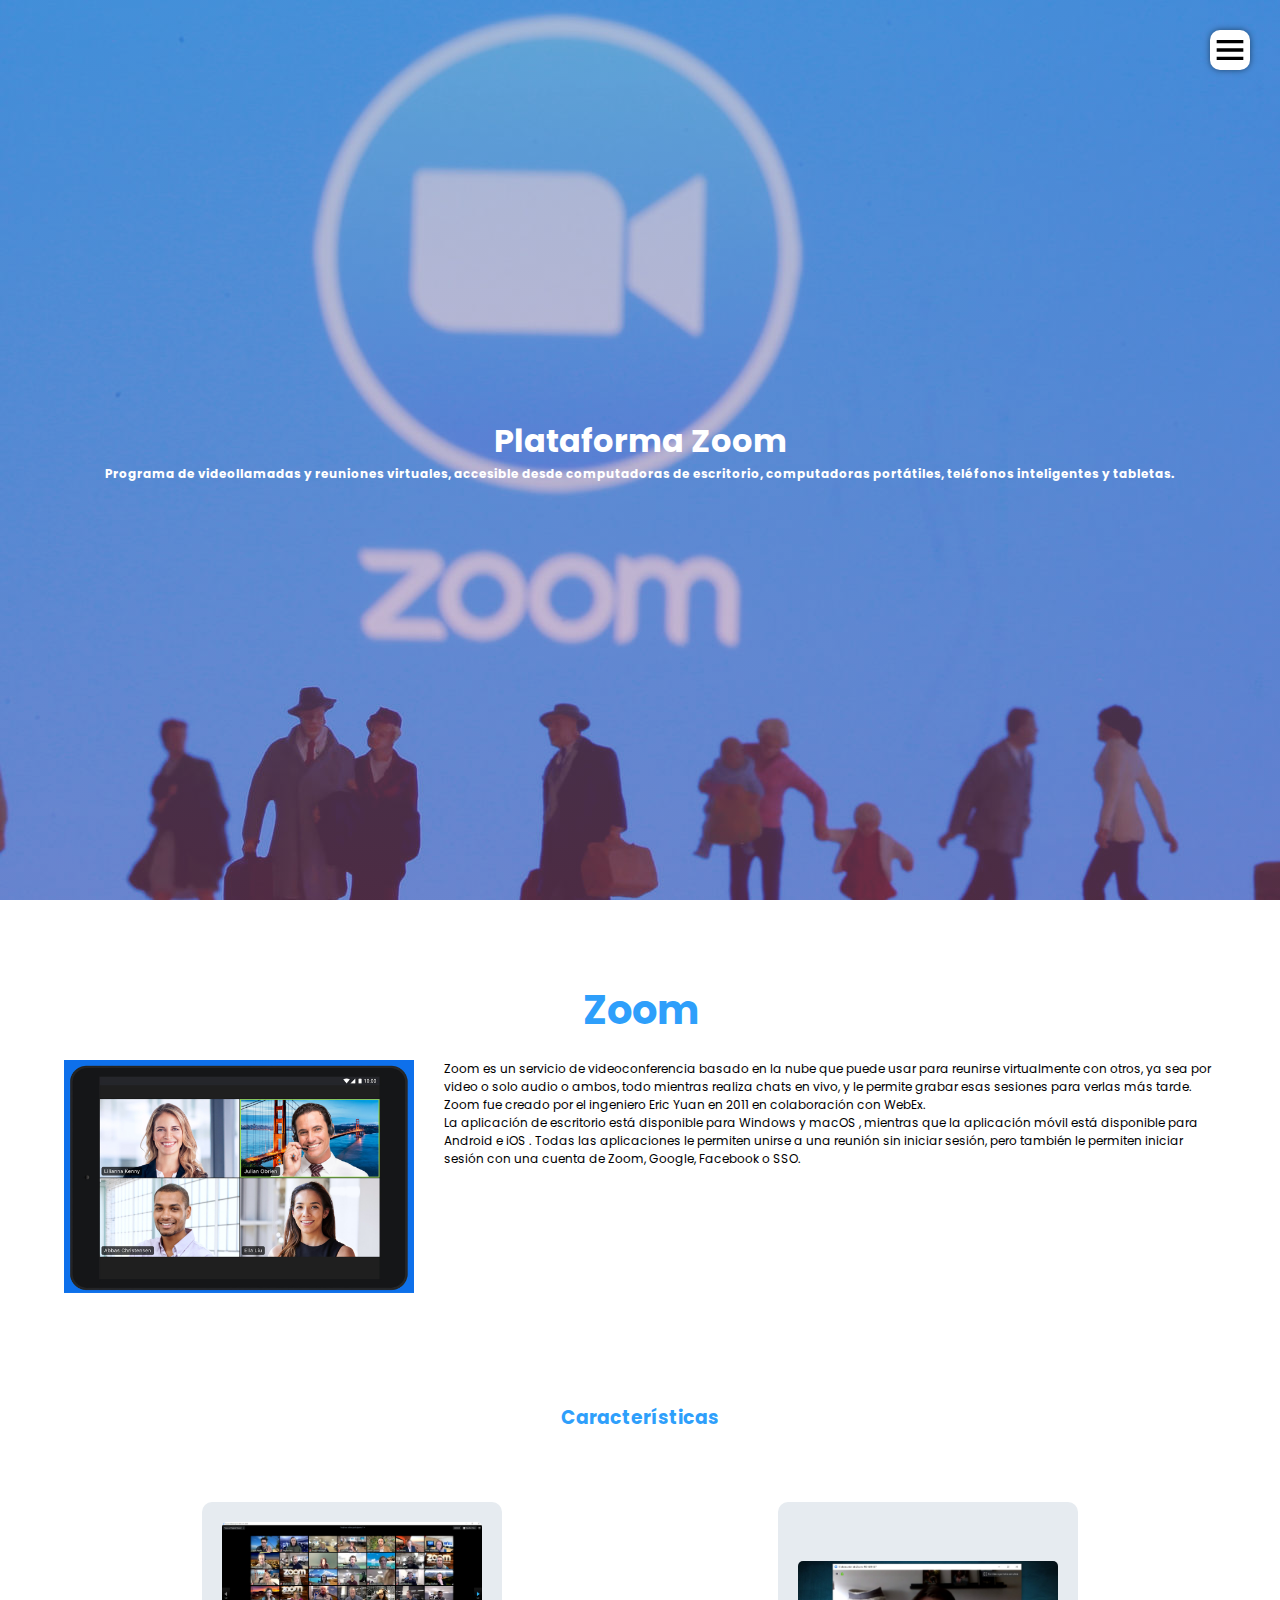
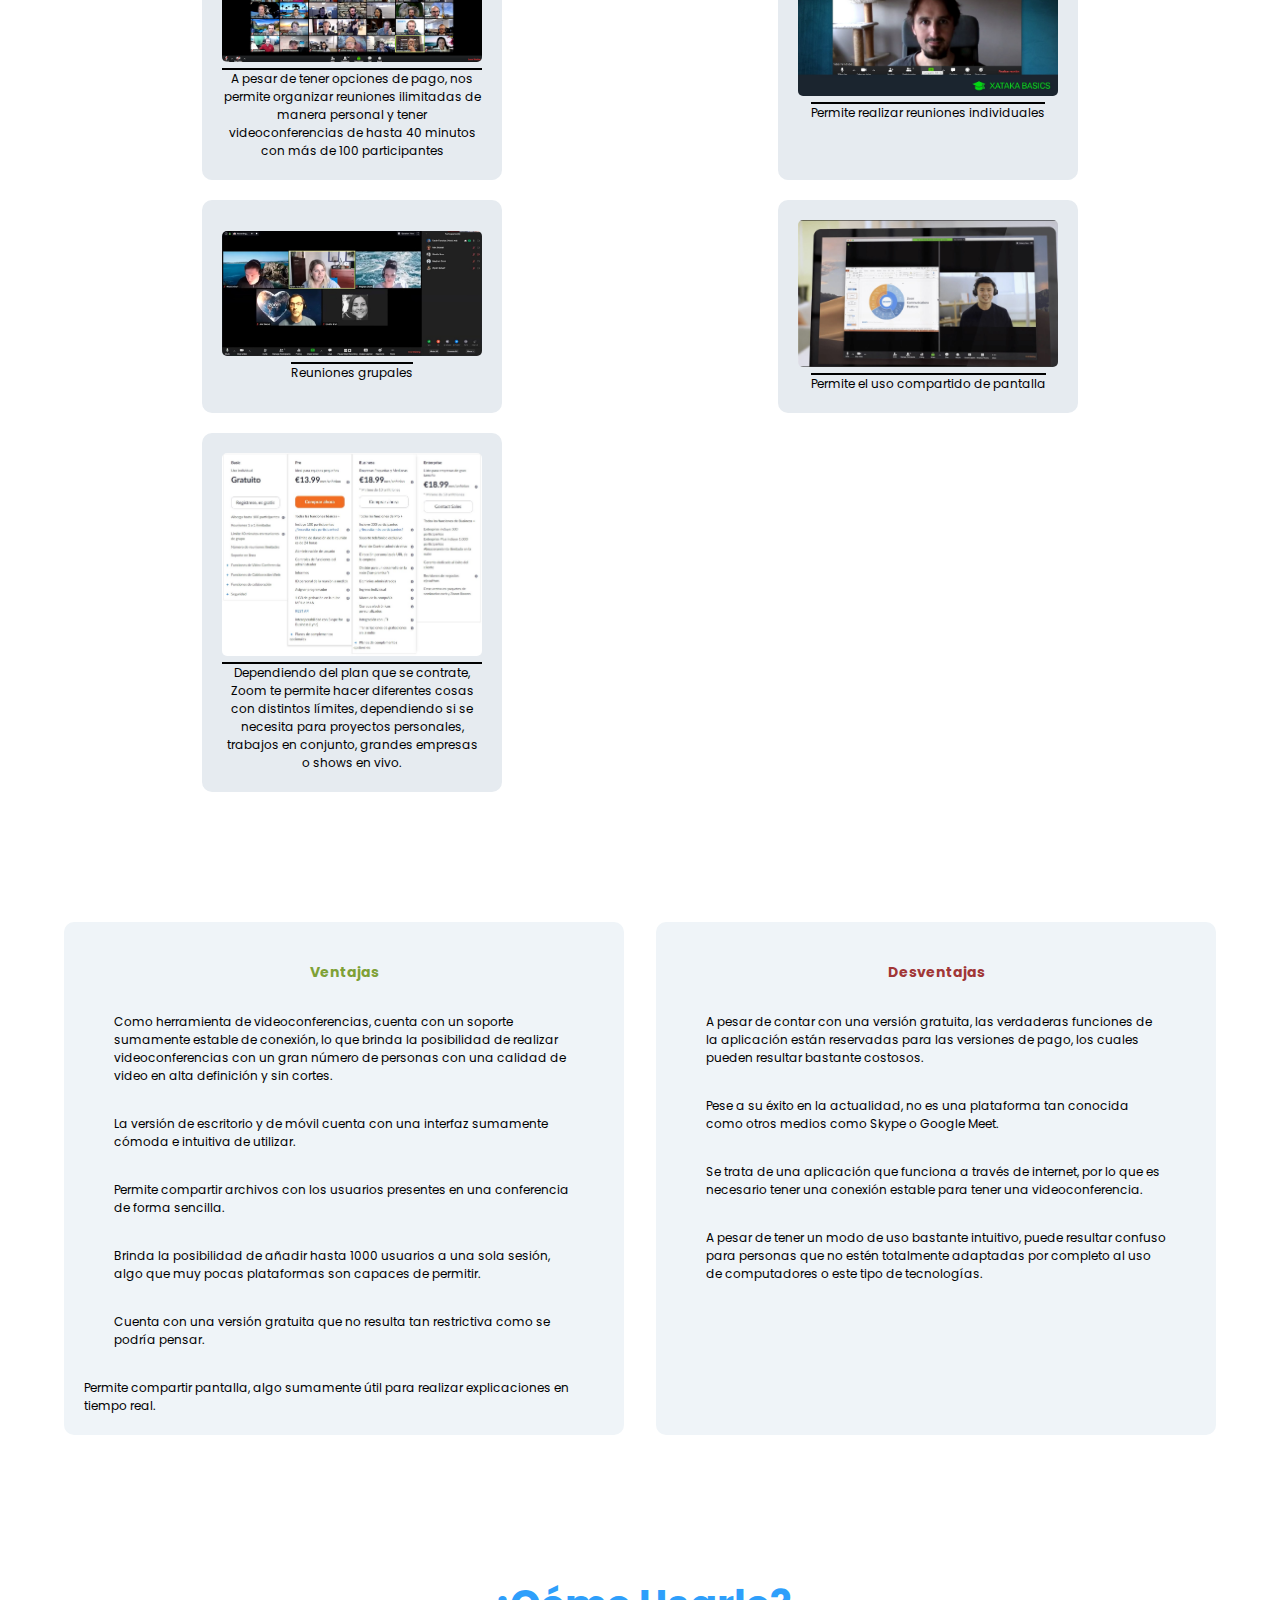
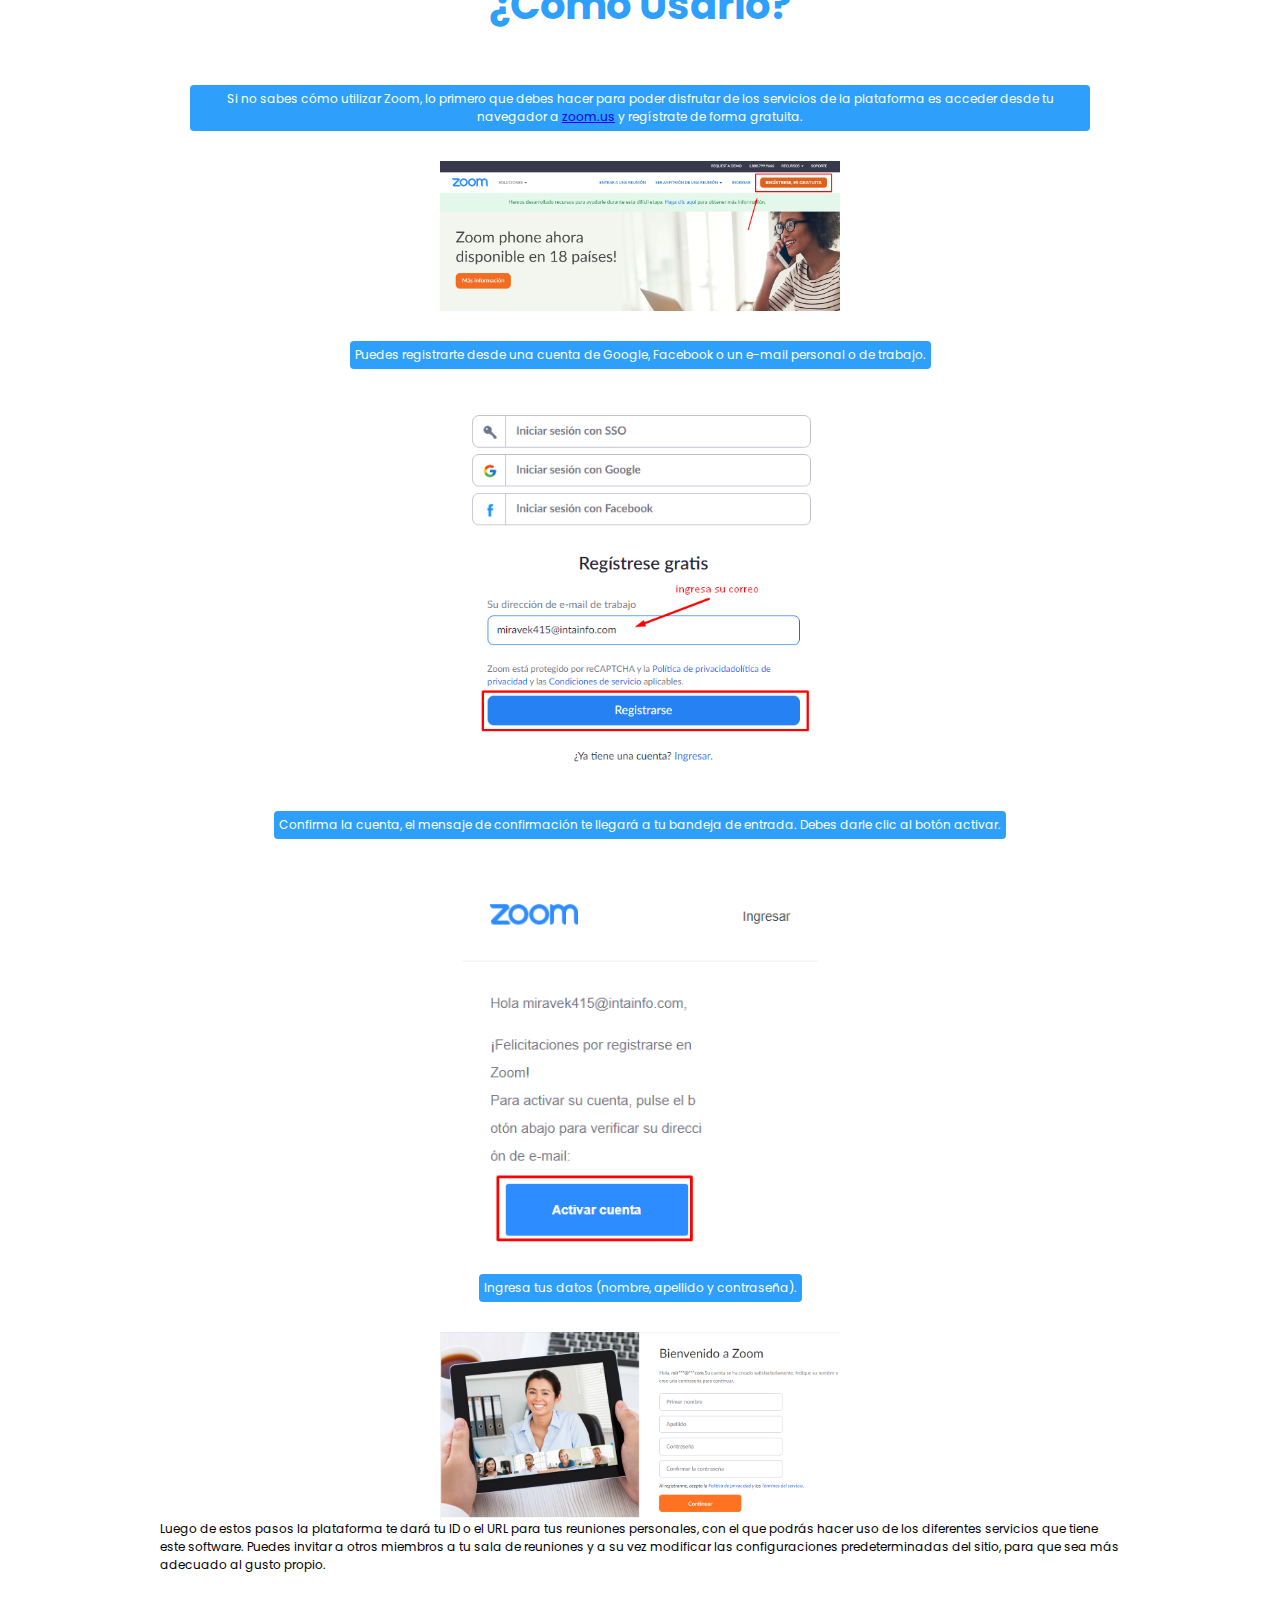
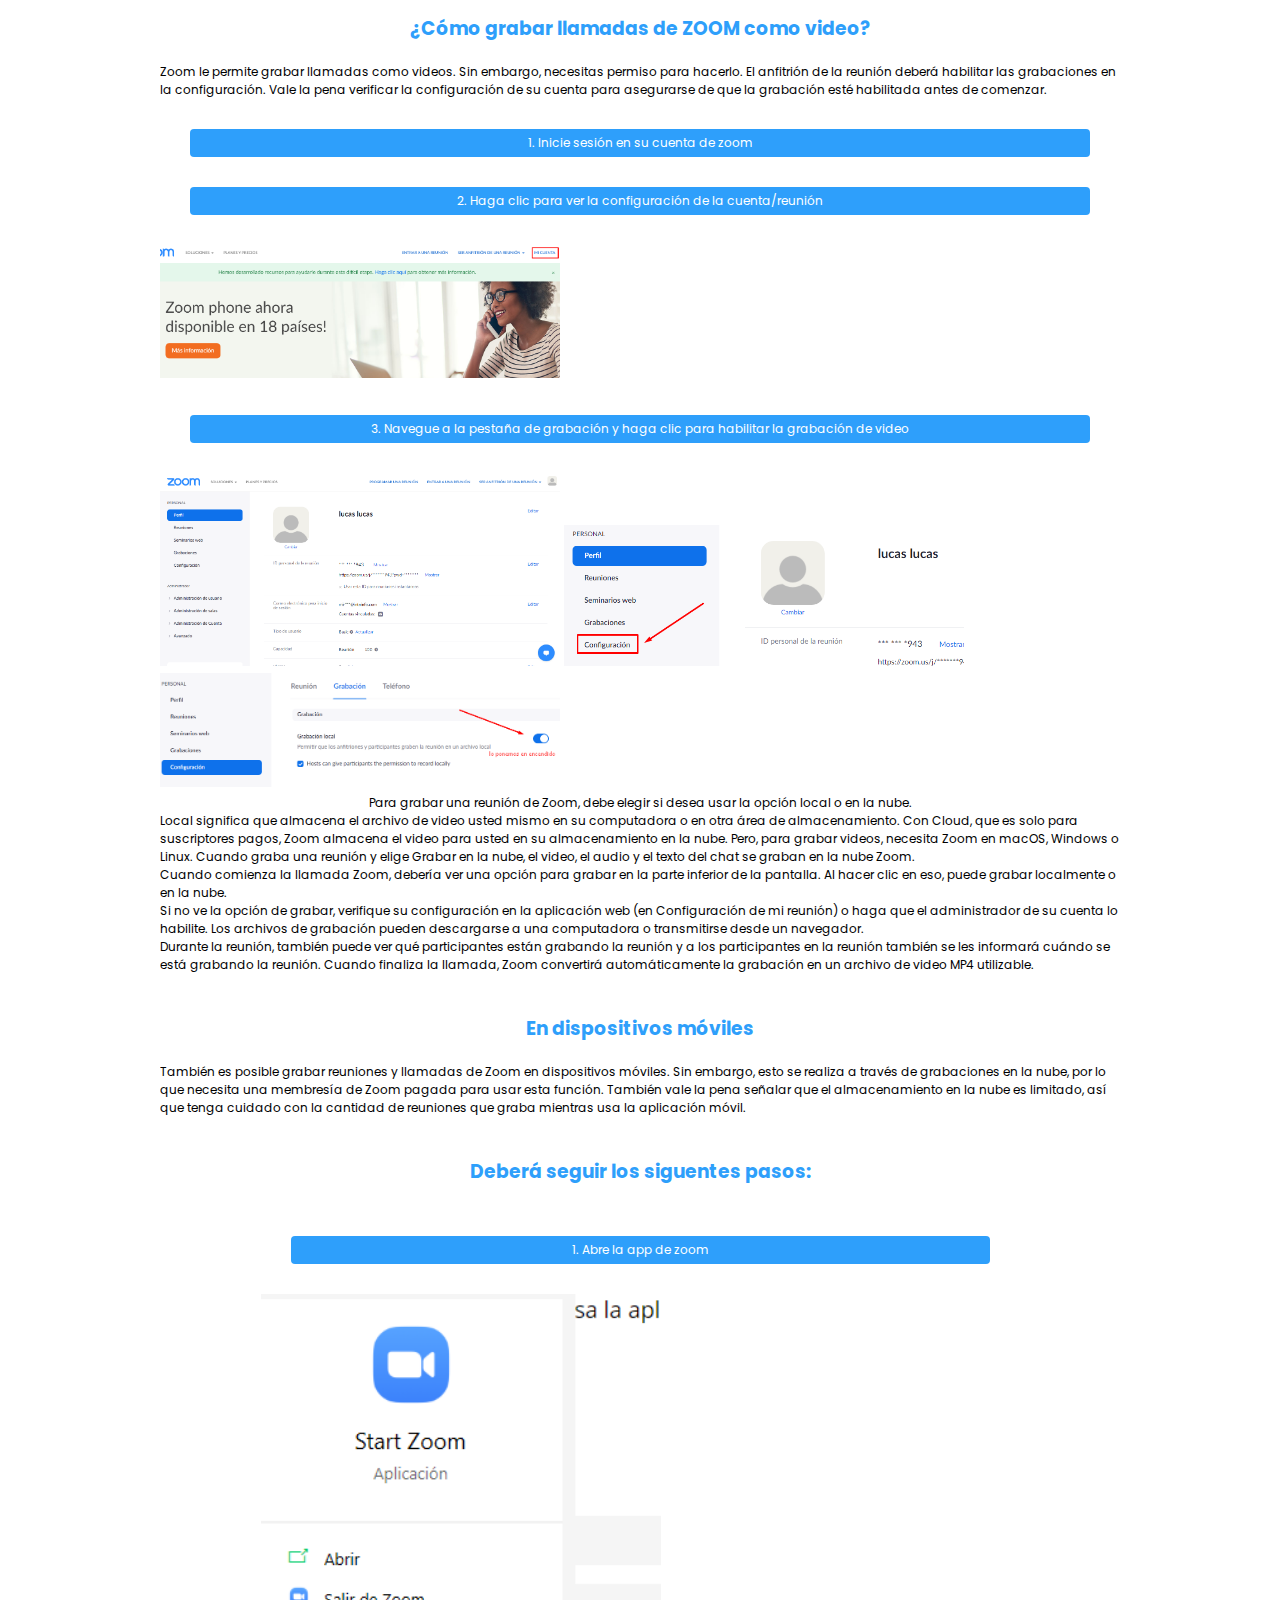
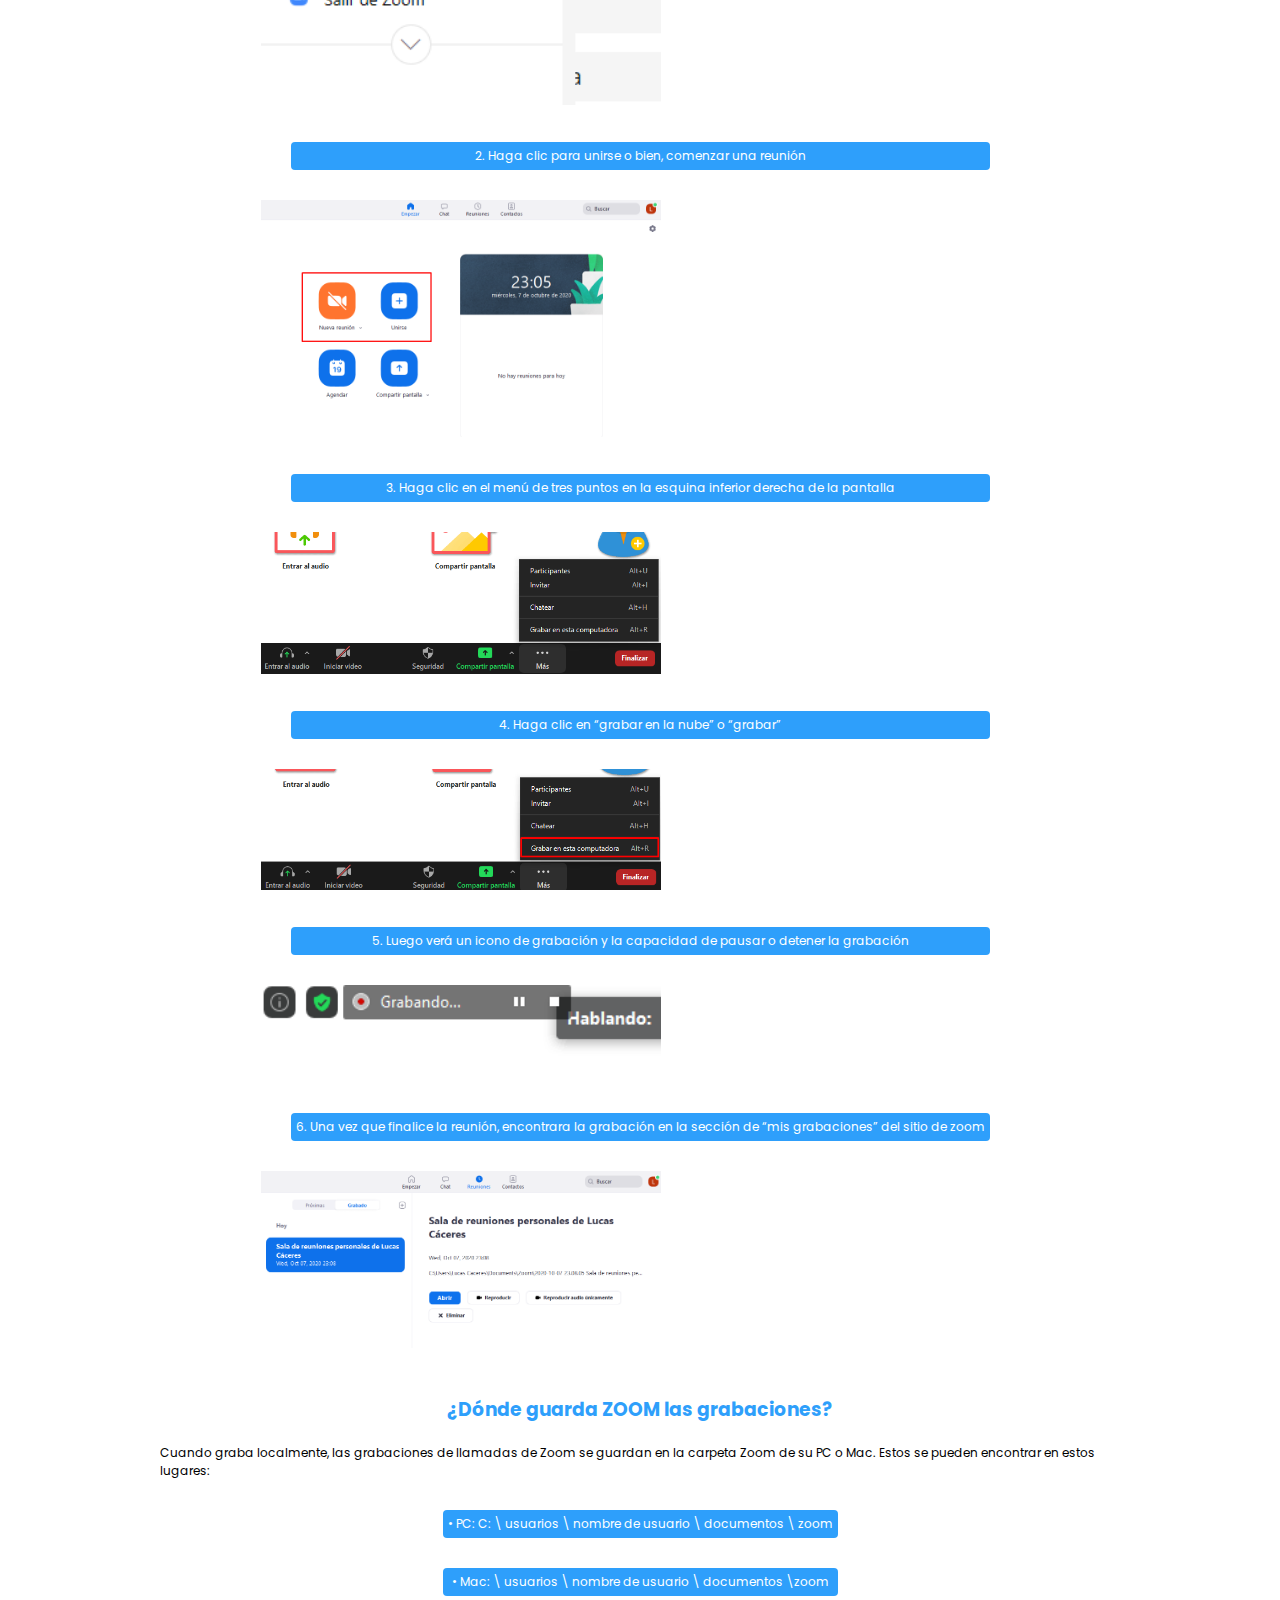
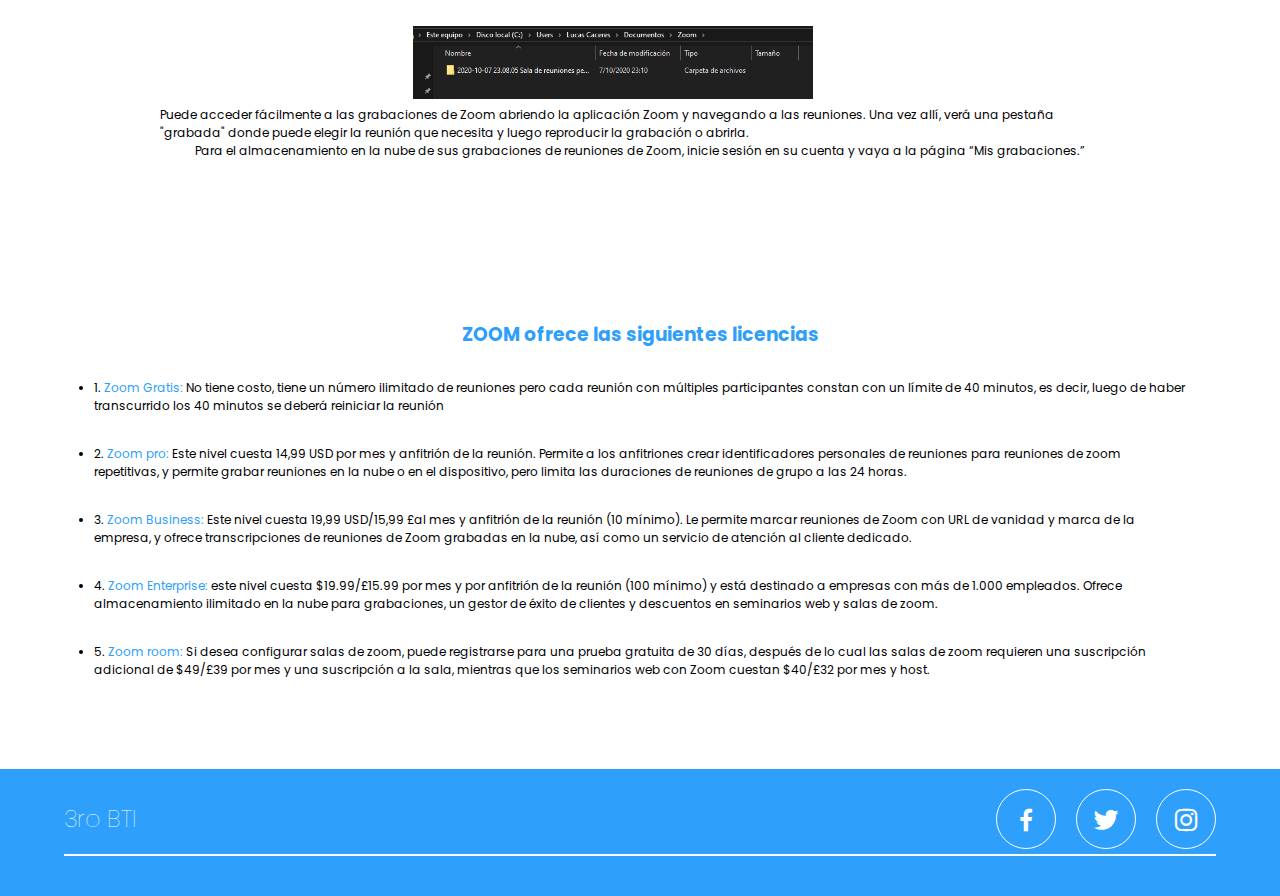
<file: zoom-site.html>
<!DOCTYPE html>
<html lang="en">
<head>
    <meta charset="UTF-8">
    <meta name="viewport" content="width=device-width, initial-scale=1.0">
    <title>Zoom</title>
    <link rel="shorcut icon" href="img/zoom-icon.svg">
    <!-- css -->
    <link rel="stylesheet" href="./css/zoom-estilos.css">
    <!-- Font -->
    <link href="https://fonts.googleapis.com/css2?family=Open+Sans:wght@300;400;700&display=swap" rel="stylesheet">
    <link href="https://fonts.googleapis.com/css2?family=Poppins:ital,wght@0,400;0,500;0,600;1,700&display=swap" rel="stylesheet">

    <!-- BOXICONS -->
    <link href='https://unpkg.com/boxicons@2.0.5/css/boxicons.min.css' rel='stylesheet'>
    <!-- FontAwesome -->
    <link rel="stylesheet" href="https://cdnjs.cloudflare.com/ajax/libs/font-awesome/5.13.0/css/all.min.css">
</head>
<body>
    <header class="header" id="inicio">
        <img src="img/hamburguesa.svg" alt="" class="hamburguer">
        <nav class="menu-navegacion">
            <a href="index.html">Inicio</a>
            <a href="contact.html">Contacto</a>
            <a href="gallery.html">Galería</a>
            <a href="zoom-site.html">Zoom</a>
            <a href="duo-site.html">Duo</a>
            <a href="skype-site.html">Skype</a>
            <a href="meet-site.html">Meet</a>
        </nav>
        <div class="contenedor head">
            <div class="blur">
                <h1 class="titulo">Plataforma Zoom</h1>
                <p class="copy">Programa de videollamadas y reuniones virtuales, accesible desde computadoras de escritorio, computadoras portátiles, teléfonos inteligentes y tabletas.</p>
            </div>
        </div>
    </header>

    <main>
        <div class="contenedor info">
            <h1 class="title">Zoom</h1>
            <img src="img/zoom1.jpg" id="zoom1">
            
            <p>Zoom es un servicio de videoconferencia basado en la nube que puede usar para reunirse virtualmente con otros, ya sea por video o solo audio o ambos, todo mientras realiza chats en vivo, y le permite grabar esas sesiones para verlas más tarde. Zoom fue creado por el ingeniero Eric Yuan en 2011 en colaboración con WebEx.
            </p>
            <p>La aplicación de escritorio está disponible para Windows y macOS , mientras que la aplicación móvil está disponible para Android e iOS . Todas las aplicaciones le permiten unirse a una reunión sin iniciar sesión, pero también le permiten iniciar sesión con una cuenta de Zoom, Google, Facebook o SSO.</p>
            
        </div>
        <h3>Características</h3>
        

        <div class="contenedor caracteristicas cards">
                <div class="card">
                    <img src="img/zoommuchasper.png" alt="">
                    <p>A pesar de tener opciones de pago, nos permite organizar reuniones ilimitadas de manera personal y tener videoconferencias de hasta 40 minutos con más de 100 participantes</p>
                </div>
                <div class="card">
                    <img src="img/zoomind.jpg" alt="">
                    <p>Permite realizar reuniones individuales</p>
                </div>
                <div class="card">
                    <img src="img/zoom2.jpg" alt="">
                    <p>Reuniones grupales</p>
                </div>
                <div class="card">
                    <img src="img/zoomcp.jpg" alt="">
                    <p>Permite el uso compartido de pantalla</p>
                </div>
                <div class="card">
                    <img src="img/zoomplanes.jpg" alt="">
                    <p>Dependiendo del plan que se contrate, Zoom te permite hacer diferentes cosas con distintos límites, dependiendo si se necesita para proyectos personales, trabajos en conjunto, grandes empresas o shows en vivo.</p>
                </div>
            </div>
        </div>

        <div class="contenedor ventajas-desventajas">
            <div class="card1">
                <h3 id="ventajas">Ventajas</h3>
                <ul>
                    <li>Como herramienta de videoconferencias, cuenta con un soporte sumamente estable de conexión, lo que brinda la posibilidad de realizar videoconferencias con un gran número de personas con una calidad de video en alta definición y sin cortes.</li>
                    <li>La versión de escritorio y de móvil cuenta con una interfaz sumamente cómoda e intuitiva de utilizar.</li>
                    <li>Permite compartir archivos con los usuarios presentes en una conferencia de forma sencilla.</li>
                    <li>Brinda la posibilidad de añadir hasta 1000 usuarios a una sola sesión, algo que muy pocas plataformas son capaces de permitir.</li>
                    <li>Cuenta con una versión gratuita que no resulta tan restrictiva como se podría pensar.</li>
                    Permite compartir pantalla, algo sumamente útil para realizar explicaciones en tiempo real.
                </ul>
            </div>
            <div class="card1">
                <h3 id="desventajas">Desventajas</h3>
                <ul>
                    <li>A pesar de contar con una versión gratuita, las verdaderas funciones de la aplicación están reservadas para las versiones de pago, los cuales pueden resultar bastante costosos.</li>
                    <li>Pese a su éxito en la actualidad, no es una plataforma tan conocida como otros medios como Skype o Google Meet.</li>
                    <li>Se trata de una aplicación que funciona a través de internet, por lo que es necesario tener una conexión estable para tener una videoconferencia.</li>
                    <li>A pesar de tener un modo de uso bastante intuitivo, puede resultar confuso para personas que no estén totalmente adaptadas por completo al uso de computadores o este tipo de tecnologías.</li>
                </ul>
            </div>
        </div>
        <div class="contenedor como-usar">
            <h1 class="title">¿Cómo Usarlo?</h1>
            <li>Si no sabes cómo utilizar Zoom, lo primero que debes hacer para poder disfrutar de los servicios de la plataforma es acceder desde tu navegador a <a href="https://zoom.us/">zoom.us</a> y regístrate de forma gratuita.</li>
            <img src="img/zoomt1.png" alt="">
            <li>Puedes registrarte desde una cuenta de Google, Facebook o un e-mail personal o de trabajo.
            </li>
            <img src="img/zoomt2.png" alt="">
            <img src="img/zoomt3.png" alt="">
            <li>Confirma la cuenta, el mensaje de confirmación te llegará a tu bandeja de entrada. Debes darle clic al botón activar.
            </li>
            <img src="img/zoomt4.png" alt="">

            <li>Ingresa tus datos (nombre, apellido y contraseña).
            </li>
            <img src="img/zoomt5.png" alt="">
            <p>Luego de estos pasos la plataforma te dará tu ID o el URL para tus reuniones personales, con el que podrás hacer uso de los diferentes servicios que tiene este software. Puedes invitar a otros miembros a tu sala de reuniones y a su vez modificar las configuraciones predeterminadas del sitio, para que sea más adecuado al gusto propio.</p>

            <h3>¿Cómo grabar llamadas de ZOOM como video?</h3>
            <p>Zoom le permite grabar llamadas como videos. Sin embargo, necesitas permiso para hacerlo. El anfitrión de la reunión deberá habilitar las grabaciones en la configuración. Vale la pena verificar la configuración de su cuenta para asegurarse de que la grabación esté habilitada antes de comenzar.</p>
            <ul>
                <li>1.	Inicie sesión en su cuenta de zoom</li>
                <li>2.	Haga clic para ver la configuración de la cuenta/reunión</li>
                <img src="img/zoomt6.png" alt="">
                <li>3.	Navegue a la pestaña de grabación y haga clic para habilitar la grabación de video</li>
                <img src="img/zoomt7.png" alt="">
                <img src="img/zoomt8.png" alt="">
                <img src="img/zoomt9.png" alt="">
            </ul>
            <p>Para grabar una reunión de Zoom, debe elegir si desea usar la opción local o en la nube.</p>
            <p>Local significa que almacena el archivo de video usted mismo en su computadora o en otra área de almacenamiento. Con Cloud, que es solo para suscriptores pagos, Zoom almacena el video para usted en su almacenamiento en la nube. Pero, para grabar videos, necesita Zoom en macOS, Windows o Linux. Cuando graba una reunión y elige Grabar en la nube, el video, el audio y el texto del chat se graban en la nube Zoom.</p>
            <p>Cuando comienza la llamada Zoom, debería ver una opción para grabar en la parte inferior de la pantalla. Al hacer clic en eso, puede grabar localmente o en la nube.</p>
            <p>Si no ve la opción de grabar, verifique su configuración en la aplicación web (en Configuración de mi reunión) o haga que el administrador de su cuenta lo habilite. Los archivos de grabación pueden descargarse a una computadora o transmitirse desde un navegador.</p>
            <p>Durante la reunión, también puede ver qué participantes están grabando la reunión y a los participantes en la reunión también se les informará cuándo se está grabando la reunión. Cuando finaliza la llamada, Zoom convertirá automáticamente la grabación en un archivo de video MP4 utilizable.</p>

            <h3>En dispositivos móviles</h3>
            <p>También es posible grabar reuniones y llamadas de Zoom en dispositivos móviles. Sin embargo, esto se realiza a través de grabaciones en la nube, por lo que necesita una membresía de Zoom pagada para usar esta función. También vale la pena señalar que el almacenamiento en la nube es limitado, así que tenga cuidado con la cantidad de reuniones que graba mientras usa la aplicación móvil.</p>
            <h3>Deberá seguir los siguentes pasos:</h3>
            <ul>
                <li>1.	Abre la app de zoom</li>
                <img src="img/zoomt10.png" alt="">
                <li>2.	Haga clic para unirse o bien, comenzar una reunión</li>
                <img src="img/zoomt11.png" alt="">
                <li>3.	Haga clic en el menú de tres puntos en la esquina inferior derecha de la pantalla</li>
                <img src="img/zoomt12.png" alt="">
                <li>4.	Haga clic en “grabar en la nube” o “grabar”</li>
                <img src="img/zoomt13.png" alt="">
                <li>5.	Luego verá un icono de grabación y la capacidad de pausar o detener la grabación </li>
                <img src="img/zoomt14.png" alt="">
                <li>6.	Una vez que finalice la reunión, encontrara la grabación en la sección de “mis grabaciones” del sitio de zoom</li>
                <img src="img/zoomt15.png" alt="">
            </ul>
            <h3>¿Dónde guarda ZOOM las grabaciones?</h3>
            <p>Cuando graba localmente, las grabaciones de llamadas de Zoom se guardan en la carpeta Zoom de su PC o Mac. Estos se pueden encontrar en estos lugares:</p>
            <ul>
                <li>•	PC: C: \ usuarios \ nombre de usuario \ documentos \ zoom</li>
                <li>•	Mac: \ usuarios \ nombre de usuario \ documentos \zoom</li>
                <img src="img/zoomt16.png" alt="">
            </ul>
            <p>Puede acceder fácilmente a las grabaciones de Zoom abriendo la aplicación Zoom y navegando a las reuniones. Una vez allí, verá una pestaña "grabada" donde puede elegir la reunión que necesita y luego reproducir la grabación o abrirla.</p>
            <p>Para el almacenamiento en la nube de sus grabaciones de reuniones de Zoom, inicie sesión en su cuenta y vaya a la página “Mis grabaciones.”</p>
        </div>
        <div class="contenedor licencias">
            <h3>ZOOM ofrece las siguientes licencias</h3>
            <ul>
                <li>1. <span>Zoom Gratis:</span> No tiene costo, tiene un número ilimitado de reuniones pero cada reunión con múltiples participantes constan con un límite de 40 minutos, es decir, luego de haber transcurrido los 40 minutos se deberá reiniciar la reunión </li>
                <li>2.	<span>Zoom pro:</span> Este nivel cuesta 14,99 USD por mes y anfitrión de la reunión. Permite a los anfitriones crear identificadores personales de reuniones para reuniones de zoom repetitivas, y permite grabar reuniones en la nube o en el dispositivo, pero limita las duraciones de reuniones de grupo a las 24 horas.</li>
                <li>3.	<span>Zoom Business:</span> Este nivel cuesta 19,99 USD/15,99 £al mes y anfitrión de la reunión (10 mínimo). Le permite marcar reuniones de Zoom con URL de vanidad y marca de la empresa, y ofrece transcripciones de reuniones de Zoom grabadas en la nube, así como un servicio de atención al cliente dedicado.</li>
                <li>4.	<span>Zoom Enterprise:</span> este nivel cuesta $19.99/£15.99 por mes y por anfitrión de la reunión (100 mínimo) y está destinado a empresas con más de 1.000 empleados. Ofrece almacenamiento ilimitado en la nube para grabaciones, un gestor de éxito de clientes y descuentos en seminarios web y salas de zoom.</li>
                <li>5.	<span>Zoom room:</span> Si desea configurar salas de zoom, puede registrarse para una prueba gratuita de 30 días, después de lo cual las salas de zoom requieren una suscripción adicional de $49/£39 por mes y una suscripción a la sala, mientras que los seminarios web con Zoom cuestan $40/£32 por mes y host.</li>
            </ul>

        </div>
    </main>
    <footer id="footer">
        <div class="contenedor footer-content">
                <div class="contact-us">
                    <h2 class="brand">3ro BTI</h2>
                    <p></p>
                </div>
                <div class="social-media">
                    <a href="./" class="social-media-icon">
                        <i class='bx bxl-facebook'></i>
                    </a>
                    <a href="./" class="social-media-icon">
                        <i class='bx bxl-twitter' ></i>
                    </a>
                    <a href="./" class="social-media-icon">
                        <i class='bx bxl-instagram' ></i>
                    </a>
                </div>
        </div>
        <div class="line"></div>
    </footer>

    <script src="js/menu.js"></script>
    <script src="js/lightbox.js"></script>
</body>
</html>
</file>
<file: css/experiences-estilos.css>
*{
    margin: 0;
    padding: 0;
    box-sizing: border-box;
}

:root{
    scroll-behavior: smooth;
}

body{
    font-family: 'Poppins', sans-serif;
}

.contenedor{
    width: 90%;
    max-width: 1200px;
    overflow: hidden;
    margin: auto;
    padding: 30px 0;
}

body{
    background-image: linear-gradient(315deg, #b4becc 0%, #d4c3c6 74%);
    background-repeat: no-repeat;
    background-position: center;
    background-size: cover;
    background-attachment: fixed;
}

.header{
    height: 100vh;
    background-image:url(../img/portada-experiencias.jpg);
    background-repeat: no-repeat;
    background-position: center;
    background-size: cover;
    background-attachment: fixed;
    
}

.head{
    padding: 0;
    height: 100%;
    display: flex;
    flex-direction: column;
    text-align: center;
    justify-content: center;
    color: #fff;
}




.hamburguer{
    position: fixed;
    top: 30px;
    right: 30px;
    background: #fff;
    width: 40px;
    height: 40px;
    cursor: pointer;
    border-radius: 10px;
    box-shadow: 0 0 6px rgba(0, 0, 0, .5);
}

.menu-navegacion{
    position: fixed;
    top: 0;
    width: 30vw;
    height: 100%;
    /* background-image: linear-gradient(to top, #fbc2eb 0%, #a6c0ee 100%); */
    /* 02 */
    background-image: linear-gradient(to top, #a18cd1 0%, #fbc2eb 100%);
    /* 028 */
    background-image: linear-gradient(135deg, #667eea 0%, #764ba2 100%);
    display: flex;
    flex-direction: column;
    justify-content: space-evenly;
    align-items: center;
    right: 0;
    transform: translateX(110%);
    transition:transform 0.3s ease-in-out;
    box-shadow: 0 0 6px rgba(0, 0, 0, .5);
}

.spread{
    transform: translateX(0);
}

.menu-navegacion a{
    color: #fff;
    text-decoration: none;
}

.blur{
    color: black;
    padding: 30px;
    /* backdrop-filter: blur(2px); */
}

.head .titulo{
    font-weight: bolder;
}

.head .copy{
    font-weight: bold;
}

.title{
    color:  #101357;
    text-align: center;
    margin: 30px 0;
    font-weight: bold;
    font-size: 24px;
}

.zoom{
    display: grid;
    grid-template-columns: 1fr 1fr 1fr;
    gap: 20px;
    
}
.duo{
    display: grid;
    grid-template-columns: 1fr 1fr 1fr;
    gap: 20px;
}
.skype{
    display: grid;
    grid-template-columns: 1fr 1fr;
    gap: 20px;
}
.meet{
    display: grid;
    grid-template-columns: 1fr 1fr 1fr;
    gap: 20px;
}



/* cards */



.card{

    border: 2px;
    padding: 7px;
    font-size: 14px;
    background-color: rgb(255, 255, 255);
    border-radius: 5px;
    color: rgb(0, 0, 0);
    margin-bottom: 30px;
    -webkit-box-shadow: 0px 0px 7px 1px rgba(0,0,0,0.65);
-moz-box-shadow: 0px 0px 7px 1px rgba(0,0,0,0.65);
box-shadow: 0px 0px 7px 1px rgba(0,0,0,0.65);
}

.card h3{
    color: #101357;
    text-align: center;
    padding: 5px;
    font-weight: bold;
    font-size: 24px;
    text-transform: uppercase;
    border-bottom: 1px solid;
    
}

.card h4{
    padding: 5px;
}

.card p{
    margin: 10px;
    font-size: 12px;
}

.name{
    text-align: center;
    font-style: italic;
}




/* footer */

footer{
    background: #9f8ad0;
    padding-bottom: 10px;
}

.footer-content{
    display: flex;
    justify-content: space-between;
    align-items: center;
    flex-wrap: wrap;
    padding-top: 20px;
    padding-bottom: 5px;
}


.contact-us{
    width: 30%;
    color: #fff;
}

.brand{
    font-weight: 50;
    font-size: 24px;
}

.brand+p{
    font-weight: 500;
}

.social-media{
    width: 50%;
    display: flex;
    justify-content: flex-end;
}

.social-media-icon{
    display: inline-block;
    margin-left: 20px;
    width: 60px;
    height: 60px;
    border: 1px solid #fff;
    border-radius: 50%;
    text-align: center;
    color: #fff;
}

.social-media-icon i{
    font-size: 30px;
    line-height: 60px;
}

.line{
    width: 90%;
    max-width: 1200px;
    margin: auto;
    height: 2px;
    background: #fff;
    margin-bottom: 30px;
}

.social-media-icon:hover{
    background: #fff;
    color:#764ba2;
}

@media screen and (max-width:800px){
    .zoom{
        grid-template-columns: 1fr;
        
    }
    .zoom .card{
        width: auto;
        height: auto;
    }

    .duo{
        grid-template-columns: 1fr;
        
    }
    .duo .card{
        width: auto;
        height: auto;
    }

    .skype{
        grid-template-columns: 1fr;
        
    }
    .skype .card{
        width: auto;
        height: auto;
    }

    .meet{
        grid-template-columns: 1fr;
        
    }
    .meet .card{
        width: auto;
        height: auto;
    }
    
    

    


    .footer-content{
        justify-content: center;
    }

    .social-media{
        width: 80%;
        justify-content: space-evenly;
    }

    .social-media-icon{
        margin-left: 0;
    }

    .contact-us{
        text-align: center;
        width: 80%;
        margin-bottom: 40px;
    }

    .contact-us p{
        text-align: center;
    }
}

@media screen and (max-width: 600px){
    .card{
        height: 250px;
        font-size: 12px;
    }

    .card h3{
        font-size: 15px;
    }
    
}
</file>
<file: css/contact-estilos.css>
*{
    margin: 0;
    padding: 0;
    box-sizing: border-box;
}

:root{
    scroll-behavior: smooth;
}

body{
    font-family: 'Poppins', sans-serif;
}

.contenedor{
    width: 90%;
    max-width: 1200px;
    overflow: hidden;
    margin: auto;
    padding: 60px 0;
}

.header{
    height: 100vh;
    background-image: linear-gradient(to top, rgba(168, 95, 148, 0.452) 0%, hsla(218, 37%, 54%, 0.514) 100%), url(../img/portada-contacto.png);
    background-repeat: no-repeat;
    background-position: center;
    background-size: cover;
    /* background-attachment: fixed; */
    
}

.head{
    padding: 0;
    height: 100%;
    display: flex;
    flex-direction: column;
    justify-content: center;
    text-align: center;
    color: #fff;
    
}


.hamburguer{
    position: fixed;
    top: 30px;
    right: 30px;
    background: #fff;
    width: 40px;
    height: 40px;
    cursor: pointer;
    border-radius: 10px;
    box-shadow: 0 0 6px rgba(0, 0, 0, .5);
}

.menu-navegacion{
    position: fixed;
    top: 0;
    width: 30vw;
    height: 100%;
    /* background-image: linear-gradient(to top, #fbc2eb 0%, #a6c0ee 100%); */
    /* 02 */
    background-image: radial-gradient(circle 248px at center, #16d9e3 0%, #30c7ec 47%, #46aef7 100%);
    /* 028 */
    background-image: radial-gradient(circle 248px at center, #16d9e3 0%, #30c6ec 47%, #46adf7 100%);
    display: flex;
    flex-direction: column;
    justify-content: space-evenly;
    align-items: center;
    right: 0;
    transform: translateX(110%);
    transition:transform 0.3s ease-in-out;
    box-shadow: 0 0 6px rgba(0, 0, 0, .5);
}

.spread{
    transform: translateX(0);
}

.menu-navegacion a{
    color: #fff;
    text-decoration: none;
}

.head .titulo{
    font-weight: bolder;
}

.head .copy{
    font-weight: bold;
}

.title{
    text-align: center;
    margin: 30px;
}

main{
    text-align: center;
}

.title{
    color: #764ba2;
}

/* cards */

.card{
    width: 180px;
    height: 260px;
    border: 2px;
    padding: 7px;
    font-size: 14px;
    background-color: rgb(255, 255, 255);
    border-radius: 5px;
    color: rgb(0, 0, 0);
    margin: auto;
    margin-bottom: 30px;
    -webkit-box-shadow: 0px 0px 7px 1px rgba(0,0,0,0.65);
-moz-box-shadow: 0px 0px 7px 1px rgba(0,0,0,0.65);
box-shadow: 0px 0px 7px 1px rgba(0,0,0,0.65);
}

.card:hover{
    background-color: #764ba218;

}

.cards{
    display: flex;
    width: 90%;
    justify-content: space-around;
    margin: auto;
}

.button{
    padding: 10px;
    border: 1px solid;
    margin: 5px;
    border-radius: 5px;
}

a{
    text-decoration: none;
}

.ig:hover{
    background:linear-gradient(45deg, #405de6, #5851db, #833ab4, #c13584, #e1306c, #fd1d1d);
    color: white;
}

.fb:hover{
    background-color: #4267B2;
    color: white;
}

.wa:hover{
    background-color: #25d366;
    color: white;
}

/* footer */

footer{
    background: #9f8ad0;
    padding-bottom: 10px;
}

.footer-content{
    display: flex;
    justify-content: space-between;
    align-items: center;
    flex-wrap: wrap;
    padding-top: 20px;
    padding-bottom: 5px;
}


.contact-us{
    width: 30%;
    color: #fff;
}

.brand{
    font-weight: 50;
    font-size: 24px;
}

.brand+p{
    font-weight: 500;
}

.social-media{
    width: 50%;
    display: flex;
    justify-content: flex-end;
}

.social-media-icon{
    display: inline-block;
    margin-left: 20px;
    width: 60px;
    height: 60px;
    border: 1px solid #fff;
    border-radius: 50%;
    text-align: center;
    color: #fff;
}

.social-media-icon i{
    font-size: 30px;
    line-height: 60px;
}

.line{
    width: 90%;
    max-width: 1200px;
    margin: auto;
    height: 2px;
    background: #fff;
    margin-bottom: 30px;
}

.social-media-icon:hover{
    background: #fff;
    color:#764ba2;
}

@media screen and (max-width: 800px){
    .container{
        display: grid;
        grid-template-columns: repeat(2, 2fr);
        width: 95%;
        margin: auto;
    }
    .cards{
        display: flex;
        flex-direction: column;
    }
    .card{
        margin: 25px;
        margin: auto;
        margin-bottom: 20px;
        width: 80%;
    }

    .footer-content{
        justify-content: center;
    }

    .social-media{
        width: 80%;
        justify-content: space-evenly;
    }

    .social-media-icon{
        margin-left: 0;
    }

    .contact-us{
        text-align: center;
        width: 80%;
        margin-bottom: 40px;
    }

    .contact-us p{
        text-align: center;
    }
}
</file>
<file: css/duo-estilos.css>
*{
    margin: 0;
    padding: 0;
    box-sizing: border-box;
}

:root{
    scroll-behavior: smooth;
}

body{
    font-family: 'Poppins', sans-serif;
}

.contenedor{
    width: 90%;
    max-width: 1200px;
    overflow: hidden;
    margin: auto;
    padding: 60px 0;
}

.header{
    height: 100vh;
    background-image: linear-gradient(to top, rgba(168, 95, 148, 0.452) 0%, hsla(218, 37%, 54%, 0.514) 100%), url(../img/portada-duo.png);
    background-repeat: no-repeat;
    background-position: center;
    background-size: cover;
    /* background-attachment: fixed; */
    
}

.head{
    padding: 0;
    height: 100%;
    display: flex;
    flex-direction: column;
    justify-content: center;
    text-align: center;
    color: #fff;
    
}


.hamburguer{
    position: fixed;
    top: 30px;
    right: 30px;
    background: #fff;
    width: 40px;
    height: 40px;
    cursor: pointer;
    border-radius: 10px;
    box-shadow: 0 0 6px rgba(0, 0, 0, .5);
}

.menu-navegacion{
    position: fixed;
    top: 0;
    width: 30vw;
    height: 100%;
    /* background-image: linear-gradient(to top, #fbc2eb 0%, #a6c0ee 100%); */
    /* 02 */
    background-image: radial-gradient(circle 248px at center, #16d9e3 0%, #30c7ec 47%, #46aef7 100%);
    /* 028 */
    background-image: radial-gradient(circle 248px at center, #16d9e3 0%, #30c6ec 47%, #46adf7 100%);
    display: flex;
    flex-direction: column;
    justify-content: space-evenly;
    align-items: center;
    right: 0;
    transform: translateX(110%);
    transition:transform 0.3s ease-in-out;
    box-shadow: 0 0 6px rgba(0, 0, 0, .5);
}

.spread{
    transform: translateX(0);
}

.menu-navegacion a{
    color: #fff;
    text-decoration: none;
}

.head .titulo{
    font-weight: bolder;
}

.head .copy{
    font-weight: bold;
}

 

/* titulos */
.contenedor h3{
    color: #1b3b90;
    text-align: center;
    margin: 20px;
    margin-top: 40px;
}

.contenedor h4{
    color: #1b3b90;
    text-align: center;
    margin: 10px;
}

.title{
    color: #1b3b90;
    text-align: center;
    margin: 20px;
    font-size: 40px;
}


li{
    margin-bottom: 10px;
}

.contenedor img{
    margin: auto;
    width: 100%;
    max-width: 400px;
}

.como-usar p{
    border: 1px;
    background-color:  #1b3b90;
    color: white;
    border-radius: 10px;
    padding: 5px;
    text-align: center;
    margin-bottom: 12px;
    font-size: 12px;
}

/* Footer */
footer{
    background: #1b3b90;
    padding-bottom: 10px;
}

.footer-content{
    display: flex;
    justify-content: space-between;
    align-items: center;
    flex-wrap: wrap;
    padding-top: 20px;
    padding-bottom: 5px;
}


.contact-us{
    width: 30%;
    color: #fff;
}

.brand{
    font-weight: 50;
    font-size: 24px;
}

.brand+p{
    font-weight: 500;
}

.social-media{
    width: 50%;
    display: flex;
    justify-content: flex-end;
}

.social-media-icon{
    display: inline-block;
    margin-left: 20px;
    width: 60px;
    height: 60px;
    border: 1px solid #fff;
    border-radius: 50%;
    text-align: center;
    color: #fff;
}

.social-media-icon i{
    font-size: 30px;
    line-height: 60px;
}

.line{
    width: 90%;
    max-width: 1200px;
    margin: auto;
    height: 2px;
    background: #fff;
    margin-bottom: 30px;
}

.social-media-icon:hover{
    background: #fff;
    color:#1b3b90;
}

.ventajas-desventajas{
    display: grid;
    grid-template-columns: 1fr 1fr;
    font-size: 12px;
    gap: 2rem;
}

.ventajas{
    background-color: rgb(233, 233, 233);
    padding: 15px;
    border: 1px;
    border-radius: 10px;
}

.desventajas{
    background-color: rgb(233, 233, 233);
    padding: 15px;
    border: 1px;
    border-radius: 10px;
}

.ventajas .desventajas{
    border: 1px;
}

#ventajas{
    color: rgb(126, 161, 54);
}

#desventajas{
    color: rgb(161, 54, 54);
}

#duo1{
    float: left;
    margin: 20px;
}

@media screen and (max-width: 800px){
    .footer-content{
        justify-content: center;
    }

    .social-media{
        width: 80%;
        justify-content: space-evenly;
    }

    .social-media-icon{
        margin-left: 0;
    }

    .contact-us{
        text-align: center;
        width: 80%;
        margin-bottom: 40px;
    }

    .contact-us p{
        text-align: center;
    }
}
</file>
<file: css/gallery-estilos.css>
*{
    margin: 0;
    padding: 0;
    box-sizing: border-box;
}

:root{
    scroll-behavior: smooth;
}

body{
    font-family: 'Poppins', sans-serif;
}

.contenedor{
    width: 90%;
    max-width: 1200px;
    overflow: hidden;
    margin: auto;
    padding: 60px 0;
}

.header{
    height: 100vh;
    background-image: linear-gradient(to top, rgba(168, 95, 148, 0.452) 0%, hsla(218, 37%, 54%, 0.514) 100%), url(../img/portada-gallery.jpg);
    background-repeat: no-repeat;
    background-position: center;
    background-size: cover;
    /* background-attachment: fixed; */
    
}

.head{
    padding: 0;
    height: 100%;
    display: flex;
    flex-direction: column;
    justify-content: center;
    text-align: center;
    color: #fff;
    
}


.hamburguer{
    position: fixed;
    top: 30px;
    right: 30px;
    background: #fff;
    width: 40px;
    height: 40px;
    cursor: pointer;
    border-radius: 10px;
    box-shadow: 0 0 6px rgba(0, 0, 0, .5);
}

.menu-navegacion{
    position: fixed;
    top: 0;
    width: 30vw;
    height: 100%;
    /* background-image: linear-gradient(to top, #fbc2eb 0%, #a6c0ee 100%); */
    /* 02 */
    background-image: radial-gradient(circle 248px at center, #16d9e3 0%, #30c7ec 47%, #46aef7 100%);
    /* 028 */
    background-image: radial-gradient(circle 248px at center, #16d9e3 0%, #30c6ec 47%, #46adf7 100%);
    display: flex;
    flex-direction: column;
    justify-content: space-evenly;
    align-items: center;
    right: 0;
    transform: translateX(110%);
    transition:transform 0.3s ease-in-out;
    box-shadow: 0 0 6px rgba(0, 0, 0, .5);
}

.spread{
    transform: translateX(0);
}

.menu-navegacion a{
    color: #fff;
    text-decoration: none;
}

.head .titulo{
    font-weight: bolder;
}

.head .copy{
    font-weight: bold;
}

.title{
    text-align: center;
    margin: 30px;
}

main{
    text-align: center;
}

/* footer */
footer{
    background: #08897c;
    padding-bottom: 10px;
}

.footer-content{
    display: flex;
    justify-content: space-between;
    align-items: center;
    flex-wrap: wrap;
    padding-top: 20px;
    padding-bottom: 5px;
}


.contact-us{
    width: 30%;
    color: #fff;
}

.brand{
    font-weight: 50;
    font-size: 24px;
}

.brand+p{
    font-weight: 500;
}

.social-media{
    width: 50%;
    display: flex;
    justify-content: flex-end;
}

.social-media-icon{
    display: inline-block;
    margin-left: 20px;
    width: 60px;
    height: 60px;
    border: 1px solid #fff;
    border-radius: 50%;
    text-align: center;
    color: #fff;
}

.social-media-icon i{
    font-size: 30px;
    line-height: 60px;
}

.line{
    width: 90%;
    max-width: 1200px;
    margin: auto;
    height: 2px;
    background: #fff;
    margin-bottom: 30px;
}

.social-media-icon:hover{
    background: #fff;
    color:#08897c;
}

@media screen and (max-width: 800px){
    .footer-content{
        justify-content: center;
    }

    .social-media{
        width: 80%;
        justify-content: space-evenly;
    }

    .social-media-icon{
        margin-left: 0;
    }

    .contact-us{
        text-align: center;
        width: 80%;
        margin-bottom: 40px;
    }

    .contact-us p{
        text-align: center;
    }
}
</file>
<file: css/meet-estilos.css>
*{
    margin: 0;
    padding: 0;
    box-sizing: border-box;
}

:root{
    scroll-behavior: smooth;
}

body{
    font-family: 'Poppins', sans-serif;
}

.contenedor{
    width: 90%;
    max-width: 1200px;
    overflow: hidden;
    margin: auto;
    padding: 60px 0;
}

.header{
    height: 100vh;
    background-image: linear-gradient(to top, rgba(168, 95, 148, 0.452) 0%, hsla(218, 37%, 54%, 0.514) 100%), url(../img/portada-meet.jpg);
    background-repeat: no-repeat;
    background-position: center;
    background-size: cover;
    /* background-attachment: fixed; */
    
}

.head{
    padding: 0;
    height: 100%;
    display: flex;
    flex-direction: column;
    justify-content: center;
    text-align: center;
    color: #fff;
    
}


.hamburguer{
    position: fixed;
    top: 30px;
    right: 30px;
    background: #fff;
    width: 40px;
    height: 40px;
    cursor: pointer;
    border-radius: 10px;
    box-shadow: 0 0 6px rgba(0, 0, 0, .5);
}

.menu-navegacion{
    position: fixed;
    top: 0;
    width: 30vw;
    height: 100%;
    /* background-image: linear-gradient(to top, #fbc2eb 0%, #a6c0ee 100%); */
    /* 02 */
    background-image: linear-gradient(60deg, #abecd6 0%, #08897c 100%);
    display: flex;
    flex-direction: column;
    justify-content: space-evenly;
    align-items: center;
    right: 0;
    transform: translateX(110%);
    transition:transform 0.3s ease-in-out;
    box-shadow: 0 0 6px rgba(0, 0, 0, .5);
}

.spread{
    transform: translateX(0);
}

.menu-navegacion a{
    color: #fff;
    text-decoration: none;
}

.head .titulo{
    font-weight: bolder;
}

.head .copy{
    font-weight: bold;
}

/* titulos */
.contenedor h3{
    color: #08897c;
    text-align: center;
    margin: 20px;
    margin-top: 40px;
}

.contenedor p{
    font-size: 12px;
}

h4{
    color: #08897c;
    text-align: center;
    margin-bottom: 10px;
}

p{
    margin-bottom: 10px;
}

.title{
    color: #08897c;
    text-align: center;
    margin: 20px;
    font-size: 40px;
    
}

.licencias span{
    color:#08897c ;
}

li{
    margin-bottom: 10px;
    font-size: 12px;
}

span{
    color:#08897c ;

}

/* Footer */
footer{
    background: #08897c;
    padding-bottom: 10px;
}

.footer-content{
    display: flex;
    justify-content: space-between;
    align-items: center;
    flex-wrap: wrap;
    padding-top: 20px;
    padding-bottom: 5px;
}


.contact-us{
    width: 30%;
    color: #fff;
}

.brand{
    font-weight: 50;
    font-size: 24px;
}

.brand+p{
    font-weight: 500;
}

.social-media{
    width: 50%;
    display: flex;
    justify-content: flex-end;
}

.social-media-icon{
    display: inline-block;
    margin-left: 20px;
    width: 60px;
    height: 60px;
    border: 1px solid #fff;
    border-radius: 50%;
    text-align: center;
    color: #fff;
}

.social-media-icon i{
    font-size: 30px;
    line-height: 60px;
}

.line{
    width: 90%;
    max-width: 1200px;
    margin: auto;
    height: 2px;
    background: #fff;
    margin-bottom: 30px;
}

.social-media-icon:hover{
    background: #fff;
    color:#08897c;
}

#meet1{
    max-width: 350px;
    margin: auto;
    float: left;
    margin: 13px;
}

#meet2{
    max-width: 500px;
    display: flex;
    margin: auto;
}

#meet3{
    width: 100%;
    display: flex;
    justify-content: center;
    align-items: center;
    margin-top: auto;
    margin-bottom: auto;
}

.caracteristicas{
    display: grid;
    grid-template-columns: 1fr 1fr;
    justify-content: center;
    align-items: center;
}

.ventajas{
    background-color: rgb(240, 240, 240);
    padding: 10px;
    padding-top: 0;
    border-radius: 10px;
}

.desventajas h3{
    color: #892208;
}

.desventajas{
    background-color: rgb(240, 240, 240);
    padding: 10px;
    padding-top: 0;
    border-radius: 10px;
}


.ventajas-desventajas{
    display: grid;
    grid-template-columns: 1fr 1fr;
    font-size: 12px;
    gap: 1rem;
}

.ventajas-desventajas p{
    font-size: 10px;
}

.diferencias{
    width: 70%;
}

.bg{
    background-color: rgb(245, 245, 245);
}

.requisitos{
    width: 70%;
}

@media screen and (max-width: 800px){
    .footer-content{
        justify-content: center;
    }

    .social-media{
        width: 80%;
        justify-content: space-evenly;
    }

    .social-media-icon{
        margin-left: 0;
    }

    .contact-us{
        text-align: center;
        width: 80%;
        margin-bottom: 40px;
    }

    .contact-us p{
        text-align: center;
    }

    #video{
        width: 100%;
        max-width: 400px;
        margin: auto;
    }

    #meet2{
        width: 100%;
        display: flex;
        margin: auto;
    }

    .caracteristicas{
        grid-template-columns: 1fr;
    }

    .ventajas-desventajas{
        grid-template-columns: 1fr;
    }
}
</file>
<file: css/skype-estilos.css>
*{
    margin: 0;
    padding: 0;
    box-sizing: border-box;
}

:root{
    scroll-behavior: smooth;
}

body{
    font-family: 'Poppins', sans-serif;
}

.contenedor{
    width: 90%;
    max-width: 1200px;
    overflow: hidden;
    margin: auto;
    padding: 60px 0;
    font-size: 12px;
}

.header{
    height: 100vh;
    background-image: linear-gradient(to top, rgba(168, 95, 148, 0.452) 0%, hsla(218, 37%, 54%, 0.514) 100%), url(../img/portada-skype.jpg);
    background-repeat: no-repeat;
    background-position: center;
    background-size: cover;
    /* background-attachment: fixed; */
    
}

.head{
    padding: 0;
    height: 100%;
    display: flex;
    flex-direction: column;
    justify-content: center;
    text-align: center;
    color: #fff;
    
}


.hamburguer{
    position: fixed;
    top: 30px;
    right: 30px;
    background: #fff;
    width: 40px;
    height: 40px;
    cursor: pointer;
    border-radius: 10px;
    box-shadow: 0 0 6px rgba(0, 0, 0, .5);
}

.menu-navegacion{
    position: fixed;
    top: 0;
    width: 30vw;
    height: 100%;
    /* background-image: linear-gradient(to top, #fbc2eb 0%, #a6c0ee 100%); */
    /* 02 */
    background-image: radial-gradient(circle 248px at center, #16d9e3 0%, #30c7ec 47%, #28a1f6 100%);
    /* 028 */
    background-image: radial-gradient(circle 248px at center, #16d9e3 0%, #30c7ec 47%, #46adf7 100%);
    display: flex;
    flex-direction: column;
    justify-content: space-evenly;
    align-items: center;
    right: 0;
    transform: translateX(110%);
    transition:transform 0.3s ease-in-out;
    box-shadow: 0 0 6px rgba(0, 0, 0, .5);
}

.spread{
    transform: translateX(0);
}

.menu-navegacion a{
    color: #fff;
    text-decoration: none;
}

.head .titulo{
    font-weight: bolder;
}

.head .copy{
    font-weight: bold;
}

.ventajas-desventajas{
    display: grid;
    grid-template-columns: 50% 50%;
    font-size: 12px;
    gap: 1rem;
    width: 80%;
}

.ventajas{
    background-color: rgb(245, 245, 245);
    padding: 20px;
    border: 1px;
    border-radius: 10px;
    height: auto;
}

.desventajas{
    background-color: rgb(245, 245, 245);
    padding: 10px;
    border: 1px;
    border-radius: 10px;
    width: auto;
}

.ventajas .desventajas{
    border: 1px;
}

#ventajas{
    color: rgb(126, 161, 54);
}

#desventajas{
    color: rgb(161, 54, 54);
}
.caracteristicas p{
    border: 1px solid;
    padding: 10px;
    margin: auto;
    background-color: #2e9ffb ;
    color: white;
    border-radius: 10px;
    margin-bottom: 10px;
    margin-top: 0;
}

.como-usar{
    width: 80%;
}

#video{
    width: 100%;
    max-width: 600px;
    display: flex;
    margin: auto;
}

.como-usar img{
    max-width: 400px;
    margin: 12px;
    display: flex;
    margin: auto;
    margin-bottom: 30px;
}

/* titulos */
h3{
    color: #2e9ffb;
    text-align: center;
    margin: 20px;
    margin-top: 40px;
}

.title{
    color: #2e9ffb;
    text-align: center;
    margin: 20px;
    font-size: 40px;
    
}

.licencias span{
    color:#2e9ffb ;
}

li{
    margin-bottom: 10px;
}

p{
    margin-bottom: 10px;
}

span{
    color: #2e9ffb;
}

a{
    text-decoration: none;
}

.skype1{
    width: 250px;
    display: flex;
    margin: auto;
    margin-bottom: 20px;

}


/* Footer */
footer{
    background: #2e9ffb;
    padding-bottom: 10px;
}

.footer-content{
    display: flex;
    justify-content: space-between;
    align-items: center;
    flex-wrap: wrap;
    padding-top: 20px;
    padding-bottom: 5px;
}


.contact-us{
    width: 30%;
    color: #fff;
}

.brand{
    font-weight: 50;
    font-size: 24px;
}

.brand+p{
    font-weight: 500;
}

.social-media{
    width: 50%;
    display: flex;
    justify-content: flex-end;
}

.social-media-icon{
    display: inline-block;
    margin-left: 20px;
    width: 60px;
    height: 60px;
    border: 1px solid #fff;
    border-radius: 50%;
    text-align: center;
    color: #fff;
}

.social-media-icon i{
    font-size: 30px;
    line-height: 60px;
}

.line{
    width: 90%;
    max-width: 1200px;
    margin: auto;
    height: 2px;
    background: #fff;
    margin-bottom: 30px;
}

.social-media-icon:hover{
    background: #fff;
    color:#1b3b90;
}

@media screen and (max-width: 800px){
    .footer-content{
        justify-content: center;
    }

    .social-media{
        width: 80%;
        justify-content: space-evenly;
    }

    .social-media-icon{
        margin-left: 0;
    }

    .contact-us{
        text-align: center;
        width: 80%;
        margin-bottom: 40px;
    }

    .contact-us p{
        text-align: center;
    }
}
</file>
<file: css/zoom-estilos.css>
*{
    margin: 0;
    padding: 0;
    box-sizing: border-box;
}

:root{
    scroll-behavior: smooth;
}

body{
    font-family: 'Poppins', sans-serif;
}

.contenedor{
    width: 90%;
    max-width: 1200px;
    overflow: hidden;
    margin: auto;
    padding: 60px 0;
}

.contenedor .info{
    vertical-align: middle;
}



.header{
    height: 100vh;
    background-image: linear-gradient(to top, rgba(168, 95, 148, 0.452) 0%, hsla(218, 37%, 54%, 0.514) 100%), url(../img/portada-zoom.jpg);
    background-repeat: no-repeat;
    background-position: center;
    background-size: cover;
    /* background-attachment: fixed; */
    
}

.head{
    padding: 0;
    height: 100%;
    display: flex;
    flex-direction: column;
    justify-content: center;
    text-align: center;
    color: #fff;
    
}


.hamburguer{
    position: fixed;
    top: 30px;
    right: 30px;
    background: #fff;
    width: 40px;
    height: 40px;
    cursor: pointer;
    border-radius: 10px;
    box-shadow: 0 0 6px rgba(0, 0, 0, .5);
}

.menu-navegacion{
    position: fixed;
    top: 0;
    width: 30vw;
    height: 100%;
    /* background-image: linear-gradient(to top, #fbc2eb 0%, #a6c0ee 100%); */
    /* 02 */
    background-image: radial-gradient(circle 248px at center, #16d9e3 0%, #30c7ec 47%, #46aef7 100%);
    /* 028 */
    background-image: radial-gradient(circle 248px at center, #16d9e3 0%, #30c7ec 47%, #46adf7 100%);
    display: flex;
    flex-direction: column;
    justify-content: space-evenly;
    align-items: center;
    right: 0;
    transform: translateX(110%);
    transition:transform 0.3s ease-in-out;
    box-shadow: 0 0 6px rgba(0, 0, 0, .5);
}

.spread{
    transform: translateX(0);
}

.menu-navegacion a{
    color: #fff;
    text-decoration: none;
}

.head .titulo{
    font-weight: bolder;
}

.head .copy{
    font-weight: bold;
}

.contenedor .caracteristicas{
    background-color: rgb(245, 240, 240);
}

.ventajas-desventajas{
    display: grid;
    grid-template-columns: 1fr 1fr;
    font-size: 12px;
    gap: 2rem;
}

.ventajas .desventajas{
    border: 1px;
}

.card1{
    border: 1px;
    padding: 20px;
    padding-top: 0;
    border-radius: 10px;
    background-color: #eff4f8;
}

.ventajas-desventajas ul{
    list-style: none;
}

#ventajas{
    color: rgb(126, 161, 54);
}

#desventajas{
    color: rgb(161, 54, 54);
}

/* cards */
.cards{
    display: grid;
    grid-template-columns: 50% 50%;
    /* justify-content: center;
    align-items: center; */
}
.card img{
    width: 100%;
    max-width: 400px;
    border-radius: 5px;
    margin-bottom: 3px;
}
.card p{
    border-top: 2px solid;
    margin-top: 3px;
}
.card{
    background-color: #e6ebf0;
    /* color: white; */
    text-align: center;
    border: 1px ;
    border-radius: 10px;
    margin-bottom: 20px;
    max-width: 300px;
    padding: 20px;
    margin: 10px;
    justify-items: center;
    justify-content: center;
    display: flex;
    flex-direction: column;
    justify-content: center;
    align-items: center;
    margin-left: auto;
    margin-right: auto;
    font-size: 12px;
}

/* titulos */
h3{
    color: #2e9ffb;
    text-align: center;
}
.contenedor h3{
    color: #2e9ffb;
    text-align: center;
    margin: 20px;
    margin-top: 40px;
}

.title{
    color: #2e9ffb;
    text-align: center;
    margin: 20px;
    font-size: 40px;
    
}

.licencias span{
    color:#2e9ffb ;
}

li{
    margin: 30px;
}


/* images */
#zoom1{
    width: 350px;
    float: left;
    margin-bottom: 50px;
    margin-right: 30px;
}

#zoom2{
    width: 350px;
    
}
.como-usar{
    width: 75%;
    display: flex;
    flex-direction: column;
    align-items: center;
    align-content: center;
}
.como-usar li{
    background-color: #2e9ffb;
    color: white;
    padding: 5px;
    border: 1px;
    border-radius: 4px;
    text-align: center;
}
.como-usar img{
    width: 100%;
    max-width: 400px;
    margin: auto;
}

/* Footer */
footer{
    background: #2e9ffb;
    padding-bottom: 10px;
}

.footer-content{
    display: flex;
    justify-content: space-between;
    align-items: center;
    flex-wrap: wrap;
    padding-top: 20px;
    padding-bottom: 5px;
}


.contact-us{
    width: 30%;
    color: #fff;
}

.brand{
    font-weight: 50;
    font-size: 24px;
}

.brand+p{
    font-weight: 500;
}

.social-media{
    width: 50%;
    display: flex;
    justify-content: flex-end;
}

.social-media-icon{
    display: inline-block;
    margin-left: 20px;
    width: 60px;
    height: 60px;
    border: 1px solid #fff;
    border-radius: 50%;
    text-align: center;
    color: #fff;
}

.social-media-icon i{
    font-size: 30px;
    line-height: 60px;
}

.line{
    width: 90%;
    max-width: 1200px;
    margin: auto;
    height: 2px;
    background: #fff;
    margin-bottom: 30px;
}

.social-media-icon:hover{
    background: #fff;
    color:#1b3b90;
}

.contenedor p{
    font-size: 12px;
}

.contenedor li{
    font-size: 12px;
}

@media screen and (max-width: 800px){
    .footer-content{
        justify-content: center;
    }

    .social-media{
        width: 80%;
        justify-content: space-evenly;
    }

    .social-media-icon{
        margin-left: 0;
    }

    .contact-us{
        text-align: center;
        width: 80%;
        margin-bottom: 40px;
    }

    .contact-us p{
        text-align: center;
    }

    

    .cards{
        margin: auto;
        display: grid;
        grid-template-columns: 1fr;
        gap: 25px;
        
        
    }
    .card{
        margin: auto;
    }
    .ventajas-desventajas{
        margin: auto;
        display: grid;
        grid-template-columns: 100%;
    }

    #zoom1{
        float: none;
    }

}
</file>
